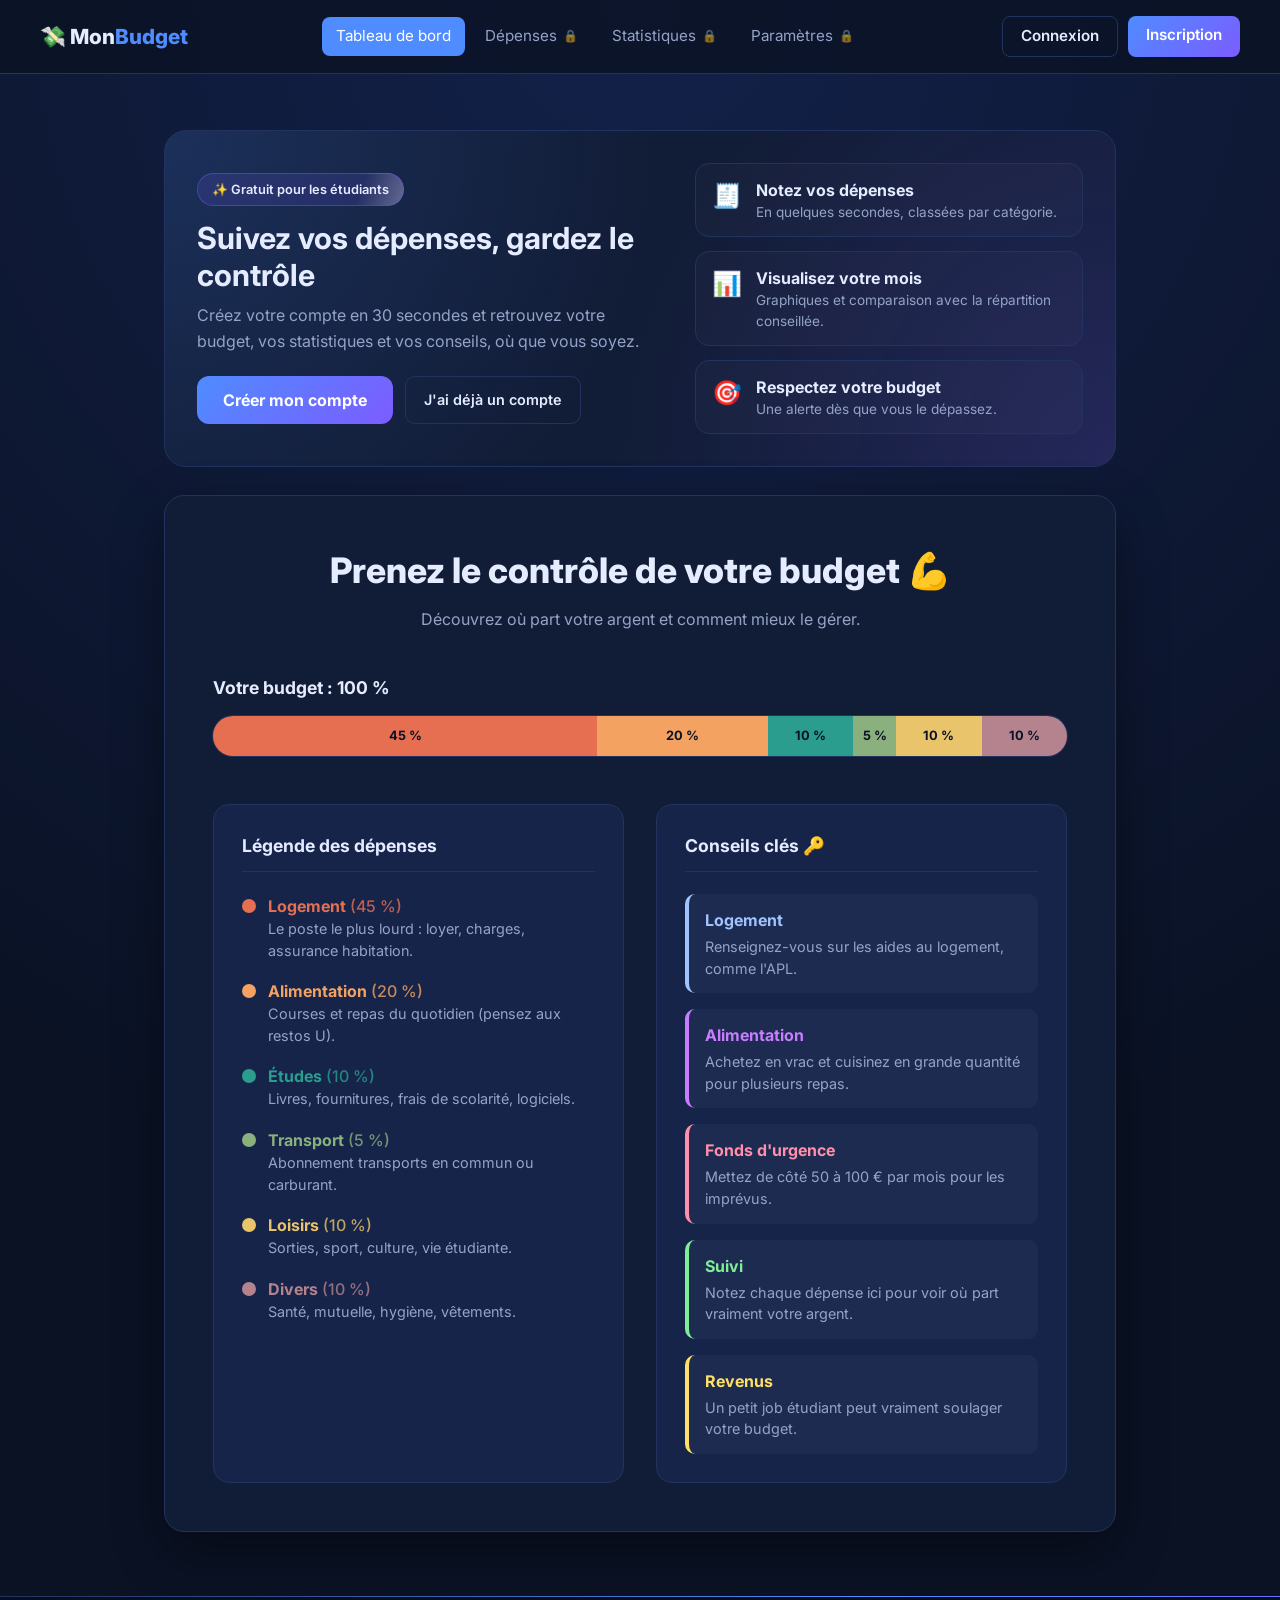
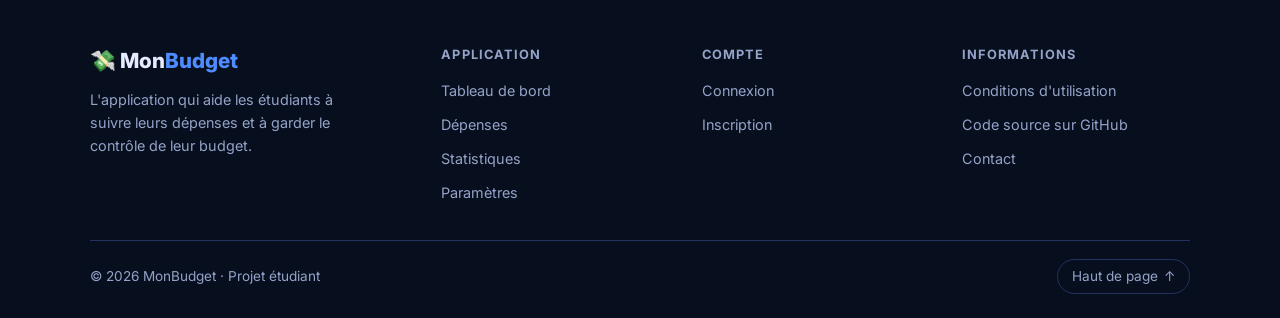
<file: index.html>
<!DOCTYPE html>
<html lang="fr">
<head>
  <meta charset="UTF-8">
  <meta name="viewport" content="width=device-width, initial-scale=1.0">
  <title>Tableau de bord – Budget étudiant</title>
  <link rel="preconnect" href="https://fonts.googleapis.com">
  <link rel="preconnect" href="https://fonts.gstatic.com" crossorigin>
  <link href="https://fonts.googleapis.com/css2?family=Inter:wght@400;500;600;700;800&display=swap" rel="stylesheet">
  <link rel="stylesheet" href="css/style.css">
    <script src="js/settings.js"></script>
      <script src="js/auth.js"></script>
</head>
  
<body>

  <!-- ===== NAVIGATION ===== -->
  <header class="navbar">
    <a href="index.html" class="logo">💸 Mon<span>Budget</span></a>
    <nav>
      <a href="index.html" class="active">Tableau de bord</a>
      <a href="depenses.html">Dépenses</a>
      <a href="stats.html">Statistiques</a>
      <a href="parametres.html">Paramètres</a>
    </nav>

         <!-- ===== COMPTE ===== -->
    <div class="nav-auth">
      <a href="connexion.html" class="btn-ghost">Connexion</a>
      <a href="inscription.html" class="btn-primary">Inscription</a>
    </div>
  </header>

  <main class="container">
        <!-- ===== ACCUEIL PERSONNALISÉ (rempli par accueil.js) ===== -->
    <section class="home-panel" id="home-panel" hidden></section>
    <section class="card">

      <!-- TITRE -->
      <h1>Prenez le contrôle de votre budget 💪</h1>
      <p class="subtitle">Découvrez où part votre argent et comment mieux le gérer.</p>

      <!-- BARRE -->
      <!-- La largeur de chaque segment correspond à son pourcentage du budget -->
      <h2 class="section-title">Votre budget : 100 %</h2>
      <div class="budget-bar">
        <span class="seg logement"     style="width: 45%">45 %</span>
        <span class="seg alimentation" style="width: 20%">20 %</span>
        <span class="seg etudes"       style="width: 10%">10 %</span>
        <span class="seg transport"    style="width: 5%">5 %</span>
        <span class="seg loisirs"      style="width: 10%">10 %</span>
        <span class="seg divers"       style="width: 10%">10 %</span>
      </div>

      <div class="columns">

        <!-- LÉGENDE -->
        <div class="panel">
          <h3>Légende des dépenses</h3>
          <ul class="legend">
            <li>
              <span class="dot logement"></span>
              <div>
                <strong class="txt-logement">Logement <em>(45 %)</em></strong>
                <p>Le poste le plus lourd : loyer, charges, assurance habitation.</p>
              </div>
            </li>
            <li>
              <span class="dot alimentation"></span>
              <div>
                <strong class="txt-alimentation">Alimentation <em>(20 %)</em></strong>
                <p>Courses et repas du quotidien (pensez aux restos U).</p>
              </div>
            </li>
            <li>
              <span class="dot etudes"></span>
              <div>
                <strong class="txt-etudes">Études <em>(10 %)</em></strong>
                <p>Livres, fournitures, frais de scolarité, logiciels.</p>
              </div>
            </li>
            <li>
              <span class="dot transport"></span>
              <div>
                <strong class="txt-transport">Transport <em>(5 %)</em></strong>
                <p>Abonnement transports en commun ou carburant.</p>
              </div>
            </li>
            <li>
              <span class="dot loisirs"></span>
              <div>
                <strong class="txt-loisirs">Loisirs <em>(10 %)</em></strong>
                <p>Sorties, sport, culture, vie étudiante.</p>
              </div>
            </li>
            <li>
              <span class="dot divers"></span>
              <div>
                <strong class="txt-divers">Divers <em>(10 %)</em></strong>
                <p>Santé, mutuelle, hygiène, vêtements.</p>
              </div>
            </li>
          </ul>
        </div>

        <!-- CONSEILS -->
                 <!-- ===== CONSEILS CLÉS ===== -->
        <div class="panel">
          <h3>Conseils clés 🔑</h3>
          <ul class="tips">
            <li class="tip tip-1">
              <strong>Logement</strong>
              <p>Renseignez-vous sur les aides au logement, comme l'APL.</p>
            </li>
            <li class="tip tip-2">
              <strong>Alimentation</strong>
              <p>Achetez en vrac et cuisinez en grande quantité pour plusieurs repas.</p>
            </li>
            <li class="tip tip-3">
              <strong>Fonds d'urgence</strong>
              <p>Mettez de côté 50 à 100 € par mois pour les imprévus.</p>
            </li>
            <li class="tip tip-4">
              <strong>Suivi</strong>
              <p>Notez chaque dépense ici pour voir où part vraiment votre argent.</p>
            </li>
            <li class="tip tip-5">
              <strong>Revenus</strong>
              <p>Un petit job étudiant peut vraiment soulager votre budget.</p>
            </li>
          </ul>
        </div>

      </div>
    </section>
  </main>
     <script src="js/accueil.js"></script>
     
</body>
</html>
</file>
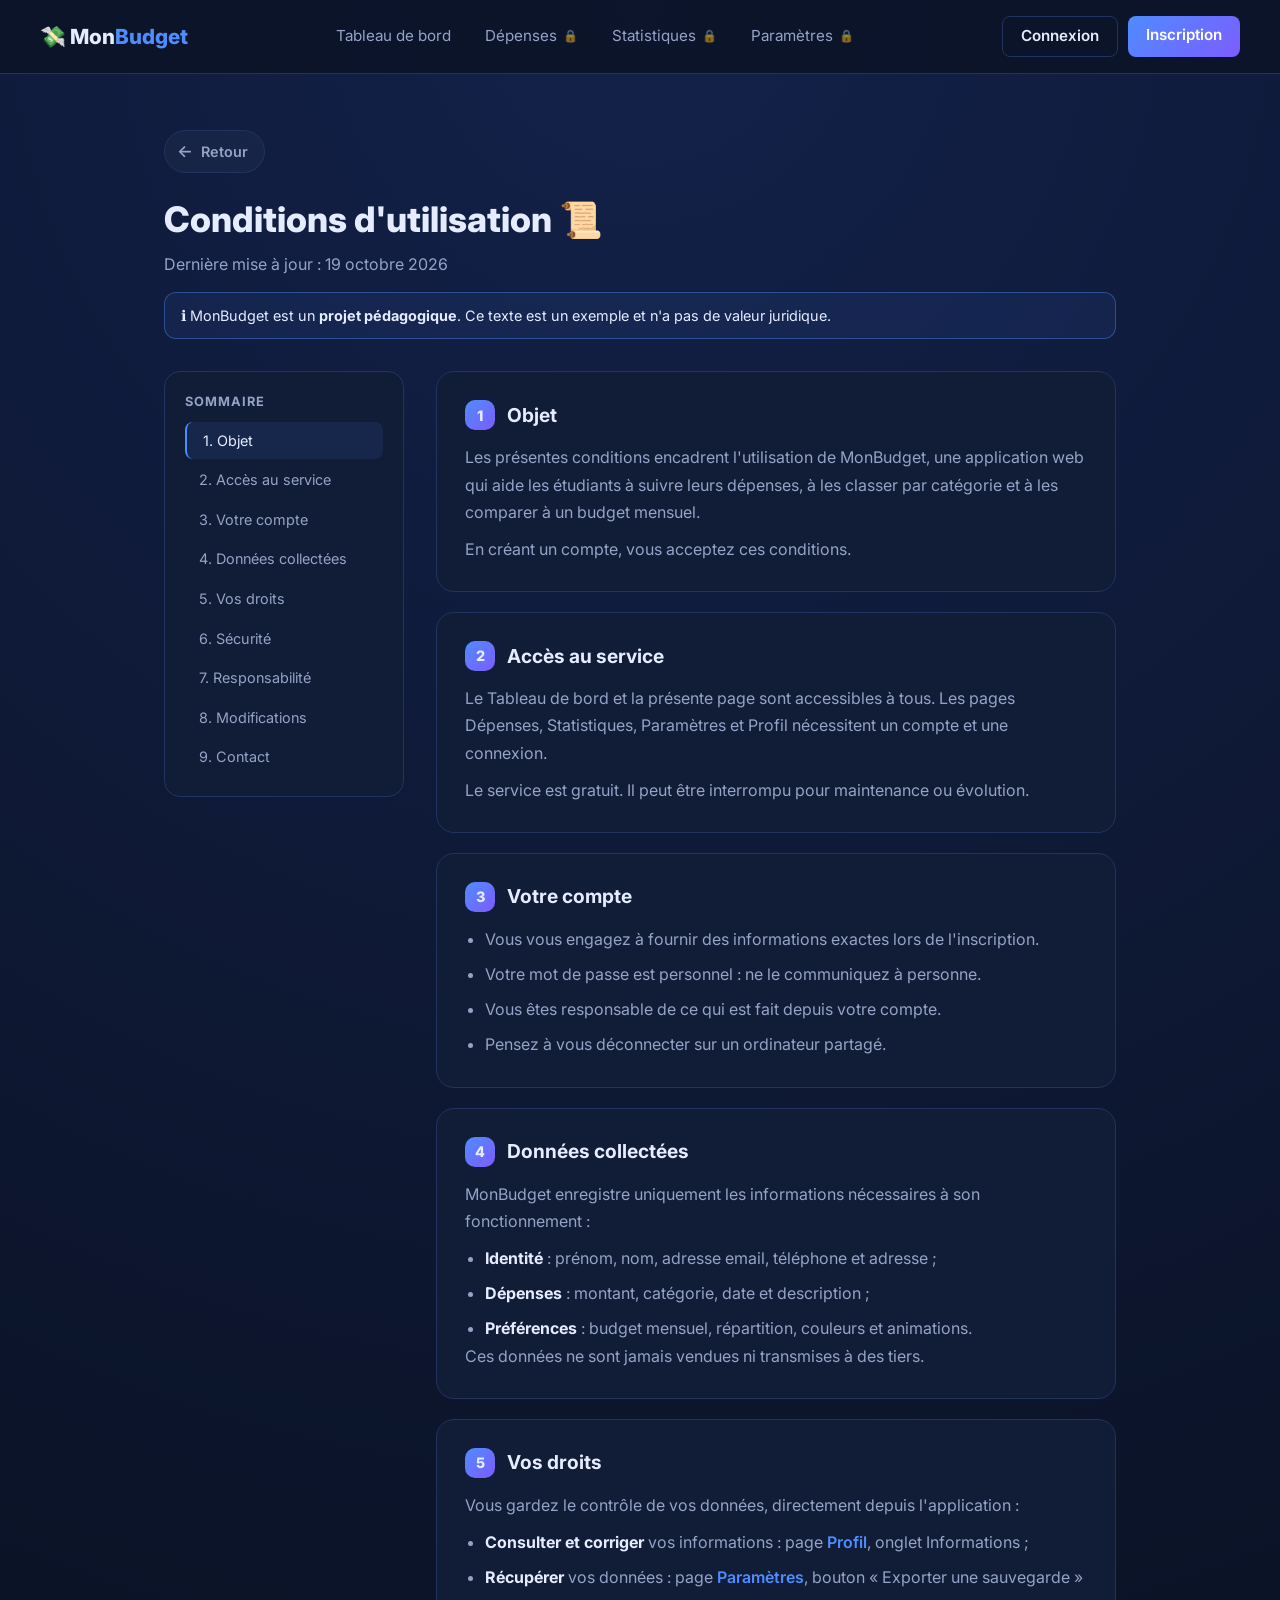
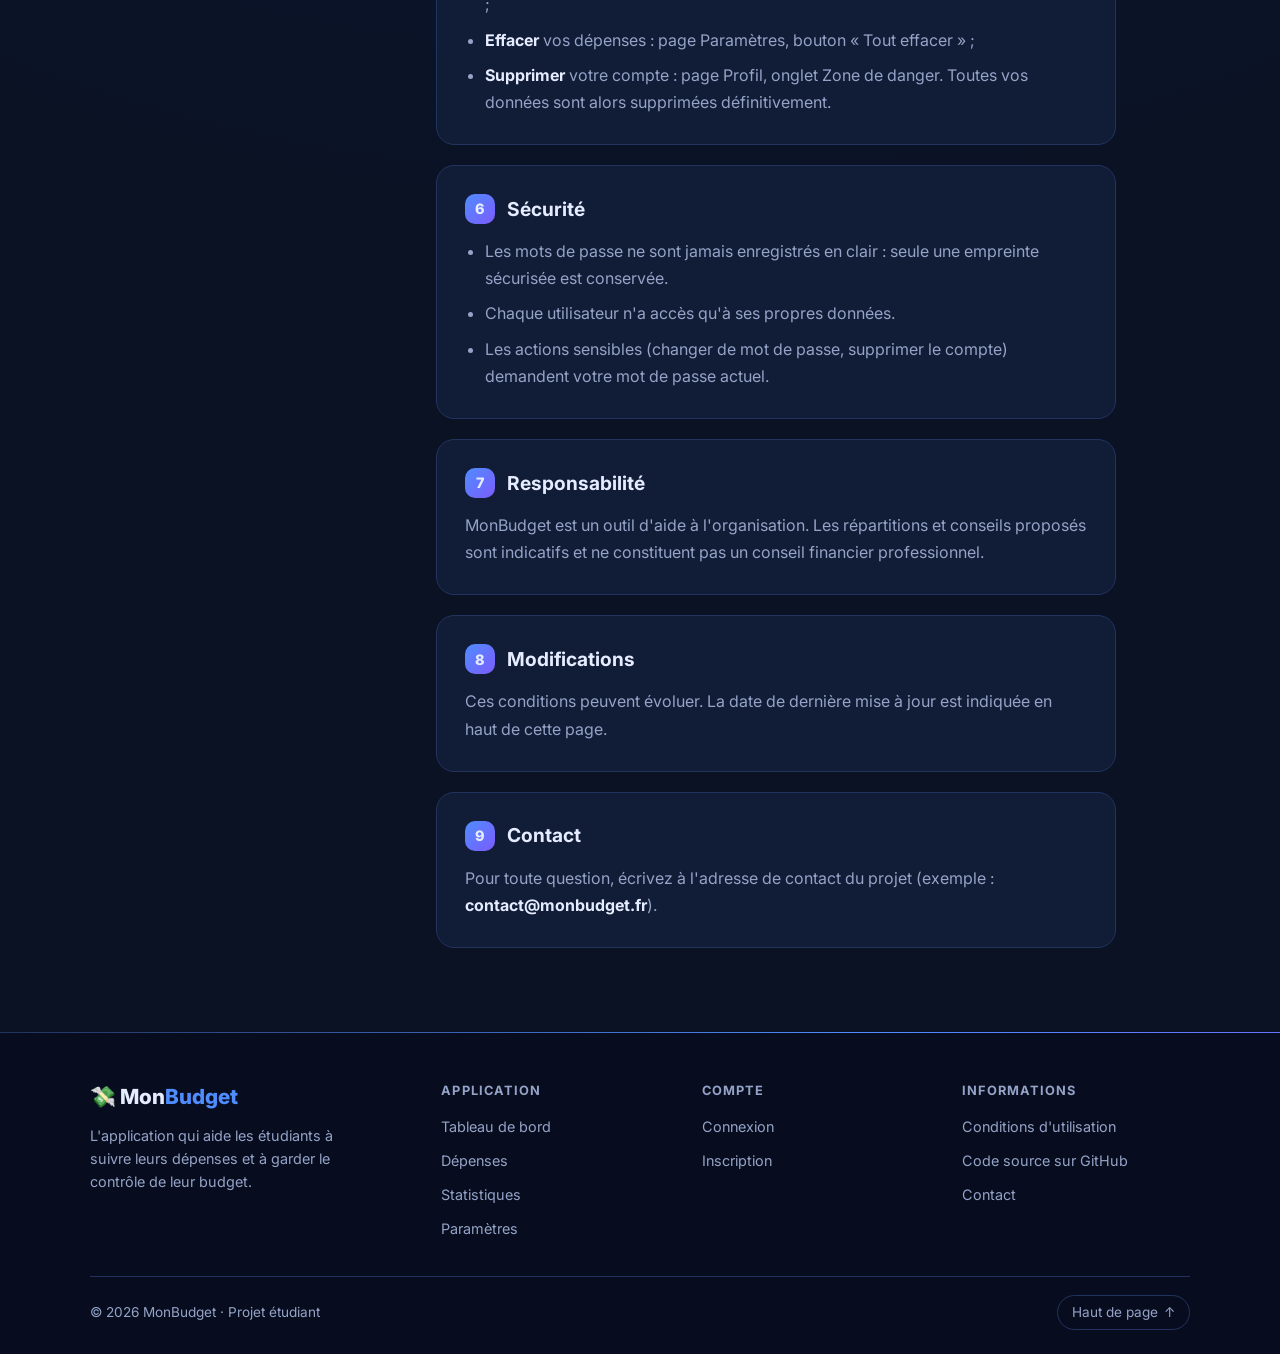
<file: conditions.html>
<!DOCTYPE html>
<html lang="fr">
<head>
  <meta charset="UTF-8">
  <meta name="viewport" content="width=device-width, initial-scale=1.0">
  <title>Conditions d'utilisation – MonBudget</title>
  <link rel="preconnect" href="https://fonts.googleapis.com">
  <link rel="preconnect" href="https://fonts.gstatic.com" crossorigin>
  <link href="https://fonts.googleapis.com/css2?family=Inter:wght@400;500;600;700;800&display=swap" rel="stylesheet">
  <link rel="stylesheet" href="css/style.css">
  <script src="js/settings.js"></script>
  <script src="js/auth.js"></script>
</head>
<body>

  <!-- Barre de progression de lecture -->
  <div class="reading-progress" id="reading-progress" aria-hidden="true"></div>

  <!-- ===== NAVIGATION ===== -->
  <header class="navbar">
    <a href="index.html" class="logo">💸 Mon<span>Budget</span></a>
    <nav>
      <a href="index.html">Tableau de bord</a>
      <a href="depenses.html">Dépenses</a>
      <a href="stats.html">Statistiques</a>
      <a href="parametres.html">Paramètres</a>
    </nav>
    <div class="nav-auth">
      <a href="connexion.html" class="btn-ghost">Connexion</a>
      <a href="inscription.html" class="btn-primary">Inscription</a>
    </div>
  </header>

  <main class="container legal-page">

    <!-- ===== EN-TÊTE ===== -->
    <header class="legal-header">
      <h1>Conditions d'utilisation 📜</h1>
      <p class="legal-date">Dernière mise à jour : 19 octobre 2026</p>
      <p class="legal-notice">
        ℹ️ MonBudget est un <strong>projet pédagogique</strong>. Ce texte est un exemple
        et n'a pas de valeur juridique.
      </p>
    </header>

    <div class="legal-layout">

      <!-- ===== SOMMAIRE ===== -->
      <aside class="toc" aria-label="Sommaire">
        <p class="toc-title">Sommaire</p>
        <ol>
          <li><a href="#objet">1. Objet</a></li>
          <li><a href="#acces">2. Accès au service</a></li>
          <li><a href="#compte">3. Votre compte</a></li>
          <li><a href="#donnees">4. Données collectées</a></li>
          <li><a href="#droits">5. Vos droits</a></li>
          <li><a href="#securite">6. Sécurité</a></li>
          <li><a href="#responsabilite">7. Responsabilité</a></li>
          <li><a href="#modifications">8. Modifications</a></li>
          <li><a href="#contact">9. Contact</a></li>
        </ol>
      </aside>

      <!-- ===== CONTENU ===== -->
      <article class="legal-content">

        <section id="objet">
          <h2><span class="legal-num">1</span> Objet</h2>
          <p>
            Les présentes conditions encadrent l'utilisation de MonBudget, une application web
            qui aide les étudiants à suivre leurs dépenses, à les classer par catégorie et à
            les comparer à un budget mensuel.
          </p>
          <p>En créant un compte, vous acceptez ces conditions.</p>
        </section>

        <section id="acces">
          <h2><span class="legal-num">2</span> Accès au service</h2>
          <p>
            Le Tableau de bord et la présente page sont accessibles à tous. Les pages Dépenses,
            Statistiques, Paramètres et Profil nécessitent un compte et une connexion.
          </p>
          <p>Le service est gratuit. Il peut être interrompu pour maintenance ou évolution.</p>
        </section>

        <section id="compte">
          <h2><span class="legal-num">3</span> Votre compte</h2>
          <ul>
            <li>Vous vous engagez à fournir des informations exactes lors de l'inscription.</li>
            <li>Votre mot de passe est personnel : ne le communiquez à personne.</li>
            <li>Vous êtes responsable de ce qui est fait depuis votre compte.</li>
            <li>Pensez à vous déconnecter sur un ordinateur partagé.</li>
          </ul>
        </section>

        <section id="donnees">
          <h2><span class="legal-num">4</span> Données collectées</h2>
          <p>MonBudget enregistre uniquement les informations nécessaires à son fonctionnement :</p>
          <ul>
            <li><strong>Identité</strong> : prénom, nom, adresse email, téléphone et adresse ;</li>
            <li><strong>Dépenses</strong> : montant, catégorie, date et description ;</li>
            <li><strong>Préférences</strong> : budget mensuel, répartition, couleurs et animations.</li>
          </ul>
          <p>Ces données ne sont jamais vendues ni transmises à des tiers.</p>
        </section>

        <section id="droits">
          <h2><span class="legal-num">5</span> Vos droits</h2>
          <p>Vous gardez le contrôle de vos données, directement depuis l'application :</p>
          <ul>
            <li><strong>Consulter et corriger</strong> vos informations : page <a href="profil.html" class="auth-link">Profil</a>, onglet Informations ;</li>
            <li><strong>Récupérer</strong> vos données : page <a href="parametres.html" class="auth-link">Paramètres</a>, bouton « Exporter une sauvegarde » ;</li>
            <li><strong>Effacer</strong> vos dépenses : page Paramètres, bouton « Tout effacer » ;</li>
            <li><strong>Supprimer</strong> votre compte : page Profil, onglet Zone de danger. Toutes vos données sont alors supprimées définitivement.</li>
          </ul>
        </section>

        <section id="securite">
          <h2><span class="legal-num">6</span> Sécurité</h2>
          <ul>
            <li>Les mots de passe ne sont jamais enregistrés en clair : seule une empreinte sécurisée est conservée.</li>
            <li>Chaque utilisateur n'a accès qu'à ses propres données.</li>
            <li>Les actions sensibles (changer de mot de passe, supprimer le compte) demandent votre mot de passe actuel.</li>
          </ul>
        </section>

        <section id="responsabilite">
          <h2><span class="legal-num">7</span> Responsabilité</h2>
          <p>
            MonBudget est un outil d'aide à l'organisation. Les répartitions et conseils proposés
            sont indicatifs et ne constituent pas un conseil financier professionnel.
          </p>
        </section>

        <section id="modifications">
          <h2><span class="legal-num">8</span> Modifications</h2>
          <p>
            Ces conditions peuvent évoluer. La date de dernière mise à jour est indiquée en haut
            de cette page.
          </p>
        </section>

        <section id="contact">
          <h2><span class="legal-num">9</span> Contact</h2>
          <p>
            Pour toute question, écrivez à l'adresse de contact du projet
            (exemple : <strong>contact@monbudget.fr</strong>).
          </p>
        </section>

      </article>
    </div>
  </main>

  <script src="js/conditions.js"></script>

</body>
</html>
</file>
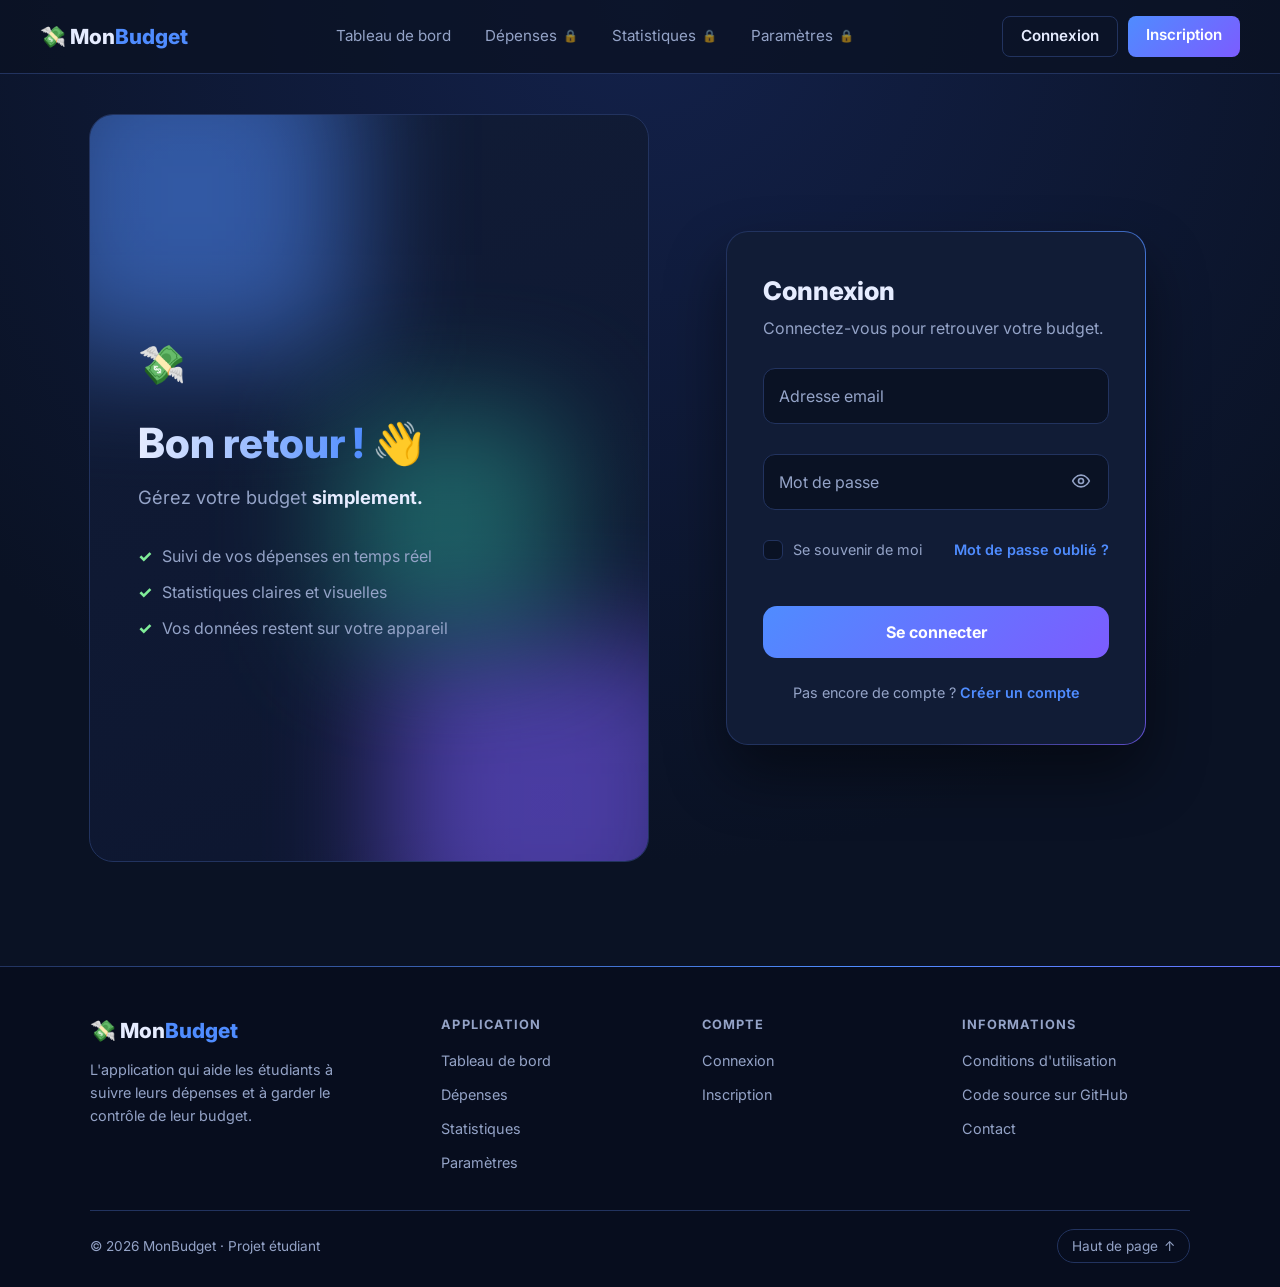
<file: connexion.html>
<!DOCTYPE html>
<html lang="fr">
<head>
  <meta charset="UTF-8">
  <meta name="viewport" content="width=device-width, initial-scale=1.0">
  <title>Connexion – MonBudget</title>
  <link rel="preconnect" href="https://fonts.googleapis.com">
  <link rel="preconnect" href="https://fonts.gstatic.com" crossorigin>
  <link href="https://fonts.googleapis.com/css2?family=Inter:wght@400;500;600;700;800&display=swap" rel="stylesheet">
  <link rel="stylesheet" href="css/style.css">
  <script src="js/settings.js"></script>
    <script src="js/auth.js"></script>
</head>
<body>

  <!-- ===== NAVIGATION ===== -->
  <header class="navbar">
    <a href="index.html" class="logo">💸 Mon<span>Budget</span></a>
    <nav>
      <a href="index.html">Tableau de bord</a>
      <a href="depenses.html">Dépenses</a>
      <a href="stats.html">Statistiques</a>
      <a href="parametres.html">Paramètres</a>
    </nav>
    <div class="nav-auth">
      <a href="connexion.html" class="btn-ghost">Connexion</a>
      <a href="inscription.html" class="btn-primary">Inscription</a>
    </div>
  </header>

  <main class="auth-page">
    <!-- ===== PANNEAU DÉCORATIF ===== -->
    <section class="auth-visual">
      <div class="blob blob-1" aria-hidden="true"></div>
      <div class="blob blob-2" aria-hidden="true"></div>
      <div class="blob blob-3" aria-hidden="true"></div>

      <div class="auth-visual-content">
        <span class="auth-logo" aria-hidden="true">💸</span>
        <h1><span class="shine-text">Bon retour !</span> 👋</h1>
        <p class="rotating-line">
          Gérez votre budget
          <span class="rotator">
            <span class="rotator-track">
              <span>simplement.</span>
              <span>sereinement.</span>
              <span>intelligemment.</span>
              <span>simplement.</span>
            </span>
          </span>
        </p>
        <ul class="auth-perks">
          <li><span>✓</span> Suivi de vos dépenses en temps réel</li>
          <li><span>✓</span> Statistiques claires et visuelles</li>
          <li><span>✓</span> Vos données restent sur votre appareil</li>
        </ul>
      </div>
    </section>

       <!-- ===== FORMULAIRE ===== -->
    <section class="auth-card-wrap">
      <div class="auth-card" id="auth-card">
        <h2>Connexion</h2>
        <p class="auth-sub">Connectez-vous pour retrouver votre budget.</p>

        <form id="login-form" novalidate>
          <!-- placeholder=" " (un espace) : sert au CSS pour savoir si le champ est vide -->
          <div class="float-field">
            <input type="email" id="login-email" placeholder=" " autocomplete="email">
            <label for="login-email">Adresse email</label>
            <span class="field-error" id="email-error"></span>
          </div>

          <div class="float-field has-toggle">
            <input type="password" id="login-password" placeholder=" " autocomplete="current-password">
            <label for="login-password">Mot de passe</label>
            <button type="button" class="eye-btn" id="toggle-password" aria-label="Afficher le mot de passe">
              <svg class="eye-icon" viewBox="0 0 24 24" aria-hidden="true">
                <path d="M2 12s3.5-7 10-7 10 7 10 7-3.5 7-10 7S2 12 2 12z"/>
                <circle cx="12" cy="12" r="3"/>
                <line class="eye-slash" x1="4" y1="20" x2="20" y2="4"/>
              </svg>
            </button>
            <span class="field-error" id="password-error"></span>
          </div>

          <div class="auth-row">
            <label class="check">
              <input type="checkbox" id="remember">
              <span class="check-box"></span>
              Se souvenir de moi
            </label>
            <a href="#" class="auth-link" id="forgot-link">Mot de passe oublié ?</a>
          </div>

          <p class="form-alert" id="login-alert" role="alert"></p>

          <button type="submit" class="btn-morph" id="login-btn">
            <span class="btn-label">Se connecter</span>
            <span class="btn-spinner" aria-hidden="true"></span>
            <svg class="btn-check" viewBox="0 0 24 24" aria-hidden="true">
              <path d="M5 12.5l4.5 4.5L19 7.5"/>
            </svg>
          </button>
        </form>

        <p class="auth-switch">
          Pas encore de compte ? <a href="inscription.html" class="auth-link">Créer un compte</a>
        </p>
      </div>
    </section>

  </main>

   <script src="js/connexion.js"></script>

</body>
</html>
</file>
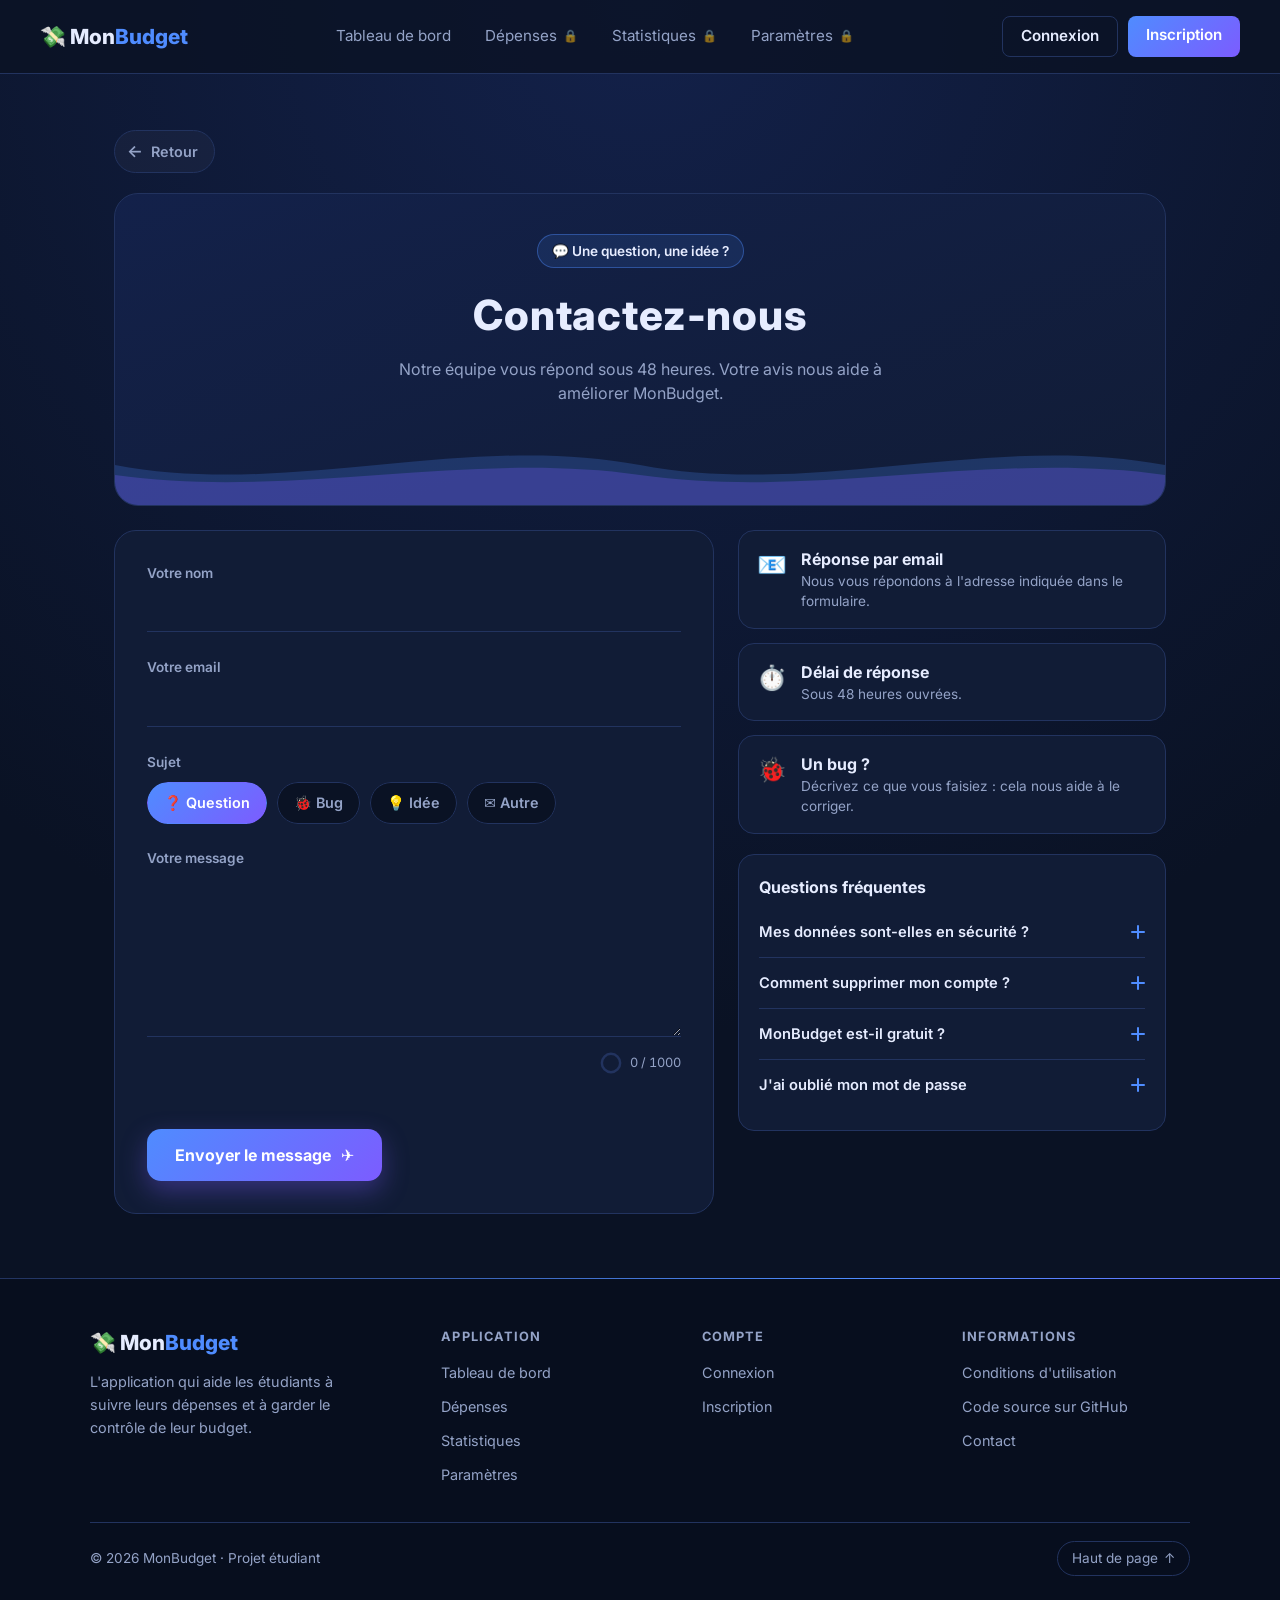
<file: contact.html>
<!DOCTYPE html>
<html lang="fr">
<head>
  <meta charset="UTF-8">
  <meta name="viewport" content="width=device-width, initial-scale=1.0">
  <title>Contact – MonBudget</title>
  <link rel="preconnect" href="https://fonts.googleapis.com">
  <link rel="preconnect" href="https://fonts.gstatic.com" crossorigin>
  <link href="https://fonts.googleapis.com/css2?family=Inter:wght@400;500;600;700;800&display=swap" rel="stylesheet">
  <link rel="stylesheet" href="css/style.css">
  <script src="js/settings.js"></script>
  <script src="js/auth.js"></script>
</head>
<body>

  <!-- ===== NAVIGATION ===== -->
  <header class="navbar">
    <a href="index.html" class="logo">💸 Mon<span>Budget</span></a>
    <nav>
      <a href="index.html">Tableau de bord</a>
      <a href="depenses.html">Dépenses</a>
      <a href="stats.html">Statistiques</a>
      <a href="parametres.html">Paramètres</a>
    </nav>
    <div class="nav-auth">
      <a href="connexion.html" class="btn-ghost">Connexion</a>
      <a href="inscription.html" class="btn-primary">Inscription</a>
    </div>
  </header>

  <main class="container contact-page">

       <!-- ===== EN-TÊTE ===== -->
    <section class="contact-hero">
      <span class="contact-kicker">💬 Une question, une idée ?</span>
      <!-- data-text : le vrai titre, révélé par le JS. aria-label : lu tel quel par les lecteurs d'écran -->
      <h1 class="scramble" data-text="Contactez-nous" aria-label="Contactez-nous">Contactez-nous</h1>
      <p>Notre équipe vous répond sous 48 heures. Votre avis nous aide à améliorer MonBudget.</p>

      <!-- Deux vagues : le motif est répété 2 fois pour boucler sans à-coup -->
      <div class="waves" aria-hidden="true">
        <svg class="wave wave-1" viewBox="0 0 2880 120" preserveAspectRatio="none">
          <path d="M0,60 C240,110 480,10 720,60 C960,110 1200,10 1440,60 C1680,110 1920,10 2160,60 C2400,110 2640,10 2880,60 L2880,120 L0,120 Z"/>
        </svg>
        <svg class="wave wave-2" viewBox="0 0 2880 120" preserveAspectRatio="none">
          <path d="M0,60 C240,110 480,10 720,60 C960,110 1200,10 1440,60 C1680,110 1920,10 2160,60 C2400,110 2640,10 2880,60 L2880,120 L0,120 Z"/>
        </svg>
      </div>
    </section>

       <!-- ===== CONTENU ===== -->
    <div class="contact-layout">

      <!-- Formulaire -->
      <section class="contact-card">
        <form id="contact-form" novalidate>
          <div class="cfield">
            <label for="contact-name">Votre nom</label>
            <input type="text" id="contact-name" maxlength="80" autocomplete="name">
            <span class="cfield-line"></span>
          </div>

          <div class="cfield">
            <label for="contact-email">Votre email</label>
            <input type="email" id="contact-email" autocomplete="email">
            <span class="cfield-line"></span>
          </div>

          <div class="chips" role="radiogroup" aria-labelledby="subject-label">
            <span class="chips-label" id="subject-label">Sujet</span>
            <label class="chip"><input type="radio" name="subject" value="question" checked><span>❓ Question</span></label>
            <label class="chip"><input type="radio" name="subject" value="bug"><span>🐞 Bug</span></label>
            <label class="chip"><input type="radio" name="subject" value="idee"><span>💡 Idée</span></label>
            <label class="chip"><input type="radio" name="subject" value="autre"><span>✉️ Autre</span></label>
          </div>

          <div class="cfield">
            <label for="contact-message">Votre message</label>
            <textarea id="contact-message" rows="6" maxlength="1000"></textarea>
            <span class="cfield-line"></span>
            <div class="char-counter" id="char-counter">
              <svg class="counter-ring" viewBox="0 0 36 36" aria-hidden="true">
                <circle class="counter-track" cx="18" cy="18" r="15"/>
                <circle class="counter-value" id="counter-value" cx="18" cy="18" r="15"/>
              </svg>
              <span id="counter-text">0 / 1000</span>
            </div>
          </div>

          <!-- Piège anti-robots : caché aux humains, les robots le remplissent -->
          <div class="hp-field" aria-hidden="true">
            <label for="contact-website">Ne pas remplir ce champ</label>
            <input type="text" id="contact-website" tabindex="-1" autocomplete="off">
          </div>

          <p class="pform-error" id="contact-error" role="alert"></p>

          <button type="submit" class="btn-magnetic" id="contact-btn">
            <span>Envoyer le message</span>
            <span class="plane-icon" aria-hidden="true">✈️</span>
          </button>
        </form>

        <!-- Carte de remerciement, affichée après l'envoi -->
        <div class="contact-success" id="contact-success" hidden>
          <span class="success-icon" aria-hidden="true">📬</span>
          <h2>Message envoyé !</h2>
          <p>Merci <span id="success-name"></span>, nous vous répondrons très vite.</p>
          <button type="button" class="btn-soft" id="contact-again">Envoyer un autre message</button>
        </div>
      </section>

            <!-- ===== INFORMATIONS ===== -->
      <aside class="contact-side">
        <div class="info-card" style="--i: 0">
          <span class="info-icon">📧</span>
          <div>
            <strong>Réponse par email</strong>
            <p>Nous vous répondons à l'adresse indiquée dans le formulaire.</p>
          </div>
        </div>
        <div class="info-card" style="--i: 1">
          <span class="info-icon">⏱️</span>
          <div>
            <strong>Délai de réponse</strong>
            <p>Sous 48 heures ouvrées.</p>
          </div>
        </div>
        <div class="info-card" style="--i: 2">
          <span class="info-icon">🐞</span>
          <div>
            <strong>Un bug ?</strong>
            <p>Décrivez ce que vous faisiez : cela nous aide à le corriger.</p>
          </div>
        </div>

        <!-- ===== QUESTIONS FRÉQUENTES ===== -->
        <div class="faq">
          <h3>Questions fréquentes</h3>

          <div class="faq-item">
            <button type="button" class="faq-question" aria-expanded="false">
              Mes données sont-elles en sécurité ?
              <span class="faq-plus" aria-hidden="true"></span>
            </button>
            <div class="faq-answer"><div>
              <p>Oui : votre mot de passe n'est jamais enregistré en clair, et vous seul avez accès à vos dépenses.</p>
            </div></div>
          </div>

          <div class="faq-item">
            <button type="button" class="faq-question" aria-expanded="false">
              Comment supprimer mon compte ?
              <span class="faq-plus" aria-hidden="true"></span>
            </button>
            <div class="faq-answer"><div>
              <p>Depuis votre <a href="profil.html" class="auth-link">Profil</a>, onglet « Zone de danger ». Toutes vos données sont alors supprimées.</p>
            </div></div>
          </div>

          <div class="faq-item">
            <button type="button" class="faq-question" aria-expanded="false">
              MonBudget est-il gratuit ?
              <span class="faq-plus" aria-hidden="true"></span>
            </button>
            <div class="faq-answer"><div>
              <p>Oui, entièrement, et sans publicité.</p>
            </div></div>
          </div>

          <div class="faq-item">
            <button type="button" class="faq-question" aria-expanded="false">
              J'ai oublié mon mot de passe
              <span class="faq-plus" aria-hidden="true"></span>
            </button>
            <div class="faq-answer"><div>
              <p>Écrivez-nous avec ce formulaire, en indiquant l'email de votre compte.</p>
            </div></div>
          </div>
        </div>
      </aside>

    </div>

  </main>

    <div class="paper-plane" id="paper-plane" aria-hidden="true">✈️</div>
  <script src="js/contact.js"></script>

</body>
</html>
</file>
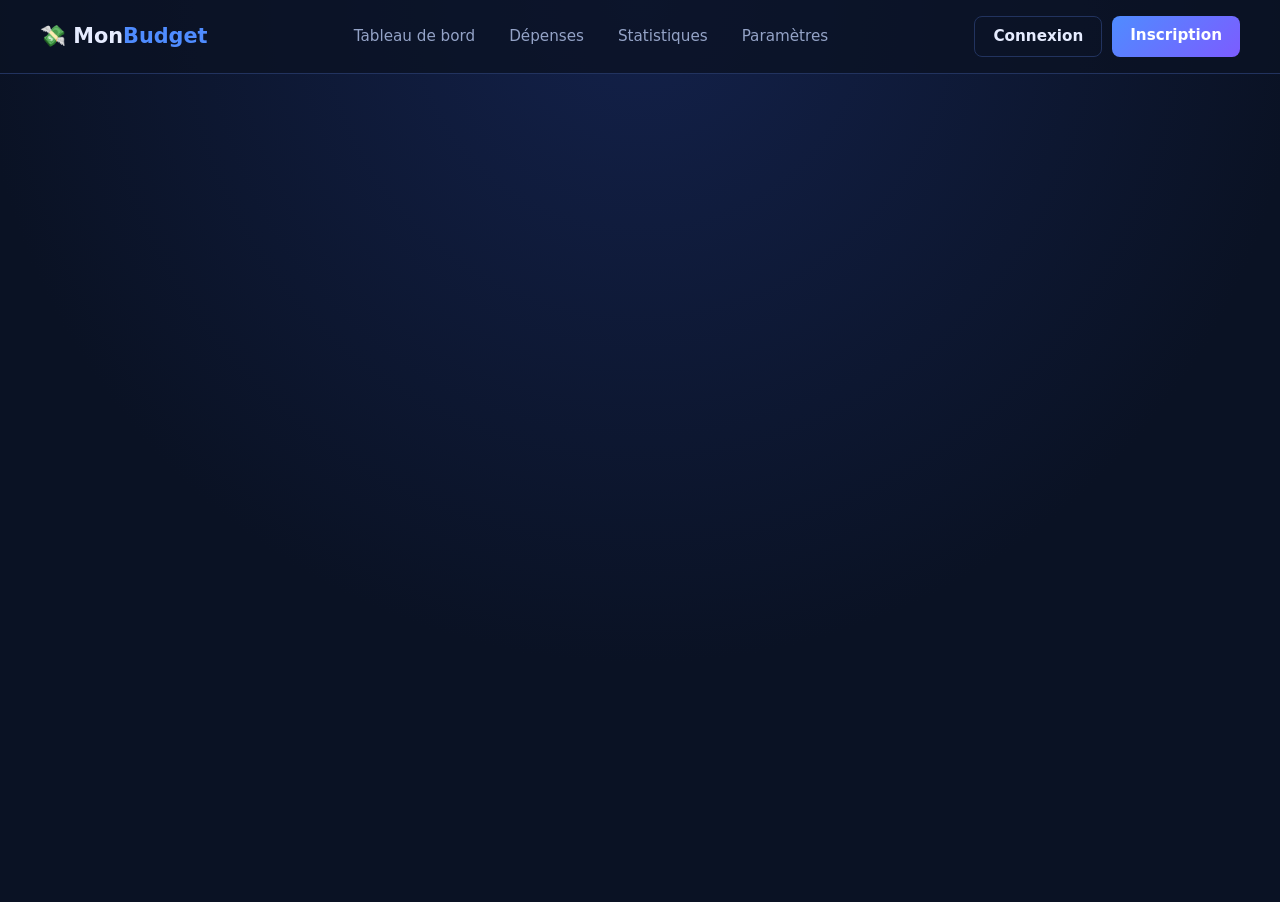
<file: depenses.html>
<!DOCTYPE html>
<html lang="fr">
<head>
  <meta charset="UTF-8">
  <meta name="viewport" content="width=device-width, initial-scale=1.0">
  <title>Dépenses – MonBudget</title>
  <link rel="preconnect" href="https://fonts.googleapis.com">
  <link rel="preconnect" href="https://fonts.gstatic.com" crossorigin>
  <link href="https://fonts.googleapis.com/css2?family=Inter:wght@400;500;600;700;800&display=swap" rel="stylesheet">
  <link rel="stylesheet" href="css/style.css">
    <script src="js/settings.js"></script>
      <script src="js/auth.js"></script>
</head>
<body>

  <!-- ===== NAVIGATION ===== -->
  <header class="navbar">
    <a href="index.html" class="logo">💸 Mon<span>Budget</span></a>
    <nav>
      <a href="index.html">Tableau de bord</a>
      <a href="depenses.html" class="active">Dépenses</a>
      <a href="stats.html">Statistiques</a>
      <a href="parametres.html">Paramètres</a>
    </nav>
    <div class="nav-auth">
      <a href="connexion.html" class="btn-ghost">Connexion</a>
      <a href="inscription.html" class="btn-primary">Inscription</a>
    </div>
  </header>

  <main class="container">

       <!-- ===== TITRE ===== -->
    <section class="page-header">
      <h1>Mes dépenses 🧾</h1>
      <p class="subtitle">Ajoutez et suivez toutes vos dépenses du mois.</p>
    </section>

    <!-- ===== RÉSUMÉ ===== -->
    <section class="summary">
      <article class="stat-card">
        <span class="stat-label">Total du mois</span>
        <strong class="stat-value" id="stat-total">0,00 €</strong>
        <span class="stat-sub" id="stat-budget"></span>
      </article>
      <article class="stat-card">
        <span class="stat-label">Nombre de dépenses</span>
        <strong class="stat-value" id="stat-count">0</strong>
      </article>
      <article class="stat-card">
        <span class="stat-label">Plus gros poste</span>
        <strong class="stat-value" id="stat-top">—</strong>
      </article>
    </section>

        <!-- ===== FORMULAIRE ===== -->
    <section class="panel form-panel">
      <h3>Ajouter une dépense</h3>
      <!-- novalidate : on gère nous-mêmes les messages d'erreur en JavaScript -->
      <form id="expense-form" class="expense-form" novalidate>
        <div class="field">
          <label for="amount">Montant (€)</label>
          <input type="number" id="amount" min="0.01" step="0.01" placeholder="Ex : 12,50">
        </div>
        <div class="field">
          <label for="category">Catégorie</label>
          <select id="category">
            <option value="">Choisir…</option>
            <option value="logement">Logement</option>
            <option value="alimentation">Alimentation</option>
            <option value="etudes">Études</option>
            <option value="transport">Transport</option>
            <option value="loisirs">Loisirs</option>
            <option value="divers">Divers</option>
          </select>
        </div>
        <div class="field">
          <label for="date">Date</label>
          <input type="date" id="date">
        </div>
        <div class="field field-wide">
          <label for="description">Description</label>
          <input type="text" id="description" maxlength="60" placeholder="Ex : Courses Lidl">
        </div>
        <p class="form-error" id="form-error" role="alert"></p>
        <button type="submit" class="btn-submit" id="submit-btn">Ajouter</button>
      </form>
    </section>

        <!-- ===== LISTE DES DÉPENSES ===== -->
    <section class="panel list-panel">
      <div class="list-header">
        <h3>Historique</h3>
        <div class="filters">
          <input type="month" id="filter-month" aria-label="Filtrer par mois">
          <select id="filter-category" aria-label="Filtrer par catégorie">
            <option value="">Toutes les catégories</option>
            <option value="logement">Logement</option>
            <option value="alimentation">Alimentation</option>
            <option value="etudes">Études</option>
            <option value="transport">Transport</option>
            <option value="loisirs">Loisirs</option>
            <option value="divers">Divers</option>
          </select>
          <input type="search" id="filter-search" placeholder="Rechercher…" aria-label="Rechercher une dépense">
        </div>
      </div>

      <div class="table-wrap">
        <table class="expense-table">
          <thead>
            <tr>
              <th>Date</th>
              <th>Description</th>
              <th>Catégorie</th>
              <th class="right">Montant</th>
              <th class="right">Actions</th>
            </tr>
          </thead>
          <!-- Les lignes sont créées par le JavaScript -->
          <tbody id="expense-list"></tbody>
        </table>
      </div>

      <p class="empty" id="empty-state">Aucune dépense pour le moment. Ajoutez-en une ci-dessus !</p>
    </section>

  </main>

    <script src="js/depenses.js"></script>

</body>
</html>
</file>
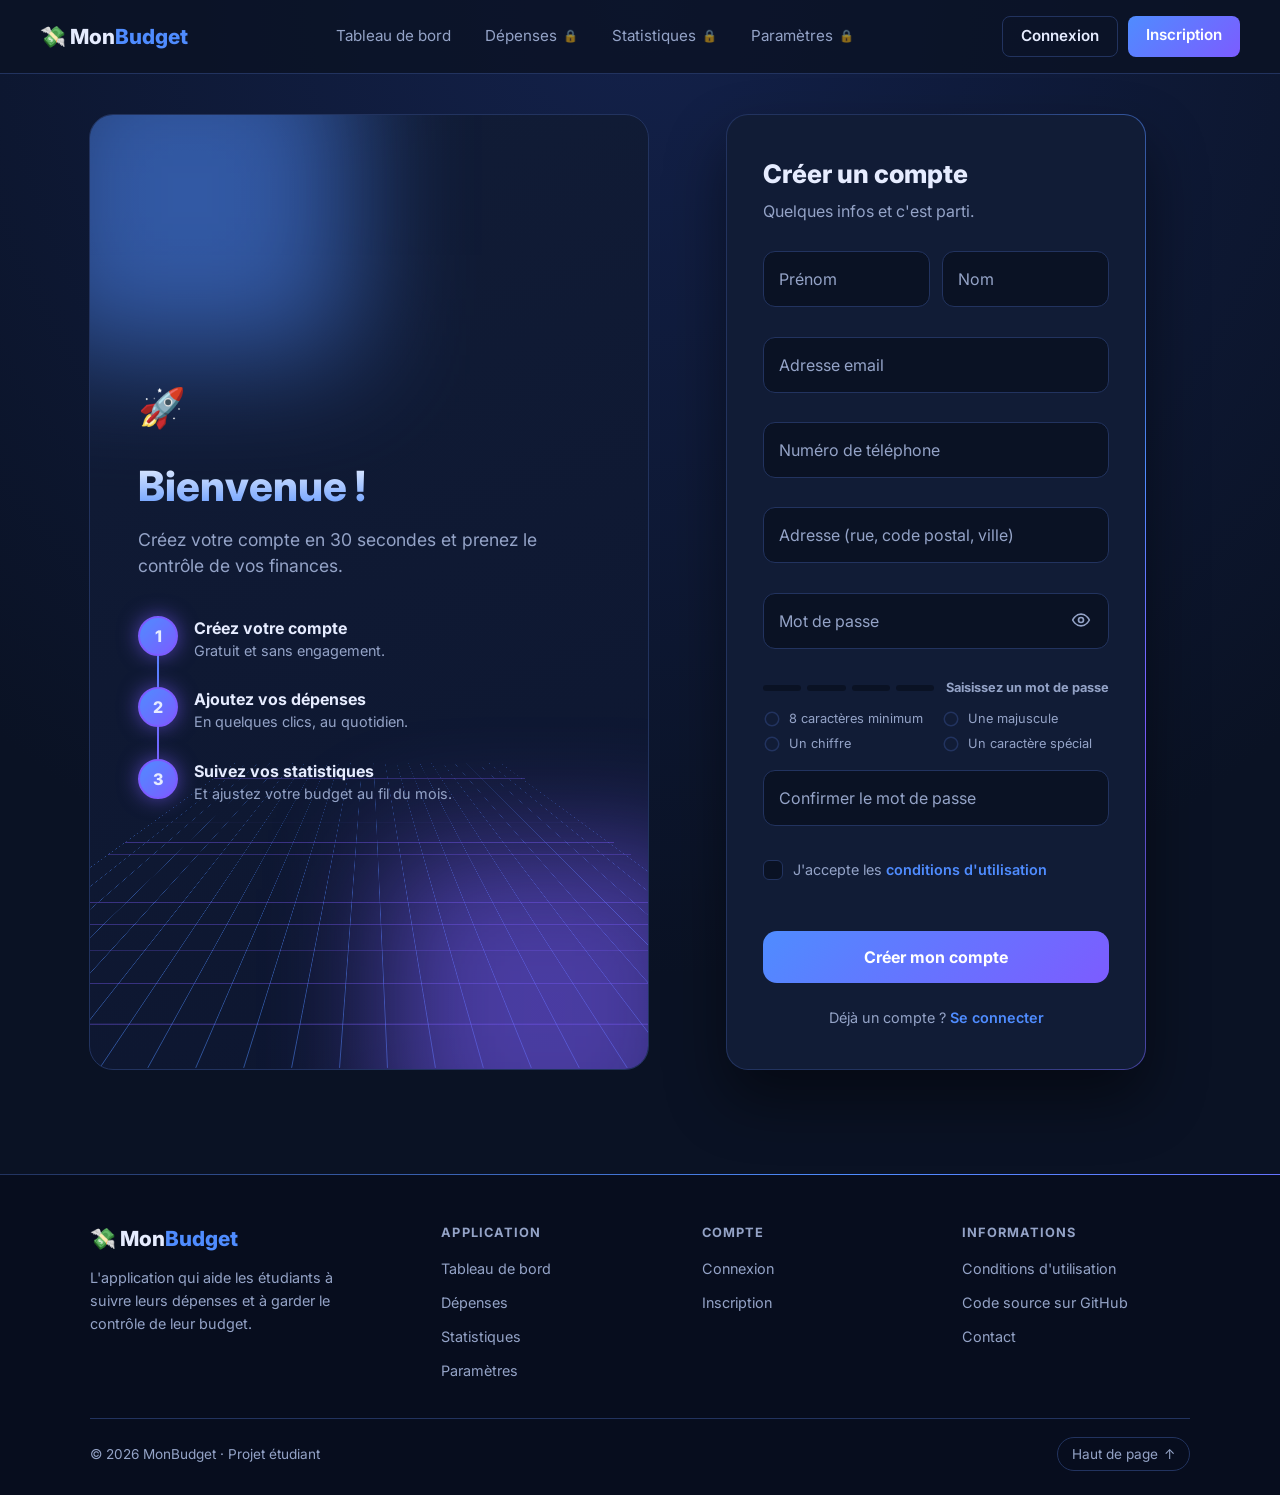
<file: inscription.html>
<!DOCTYPE html>
<html lang="fr">
<head>
  <meta charset="UTF-8">
  <meta name="viewport" content="width=device-width, initial-scale=1.0">
  <title>Inscription – MonBudget</title>
  <link rel="preconnect" href="https://fonts.googleapis.com">
  <link rel="preconnect" href="https://fonts.gstatic.com" crossorigin>
  <link href="https://fonts.googleapis.com/css2?family=Inter:wght@400;500;600;700;800&display=swap" rel="stylesheet">
  <link rel="stylesheet" href="css/style.css">
  <script src="js/settings.js"></script>
  <script src="js/auth.js"></script>
</head>
<body>

  <!-- ===== NAVIGATION ===== -->
  <header class="navbar">
    <a href="index.html" class="logo">💸 Mon<span>Budget</span></a>
    <nav>
      <a href="index.html">Tableau de bord</a>
      <a href="depenses.html">Dépenses</a>
      <a href="stats.html">Statistiques</a>
      <a href="parametres.html">Paramètres</a>
    </nav>
    <div class="nav-auth">
      <a href="connexion.html" class="btn-ghost">Connexion</a>
      <a href="inscription.html" class="btn-primary">Inscription</a>
    </div>
  </header>

  <main class="auth-page signup-page">

        <!-- ===== PANNEAU DÉCORATIF ===== -->
    <section class="auth-visual">
      <div class="horizon" aria-hidden="true">
        <div class="horizon-grid"></div>
      </div>
      <div class="blob blob-1" aria-hidden="true"></div>
      <div class="blob blob-2" aria-hidden="true"></div>

      <div class="auth-visual-content">
        <span class="auth-logo" aria-hidden="true">🚀</span>

        <!-- Chaque lettre est séparée pour pouvoir tomber l'une après l'autre ;
             --i donne son ordre d'arrivée -->
        <h1 class="drop-title" aria-label="Bienvenue !">
          <span style="--i: 0">B</span><span style="--i: 1">i</span><span style="--i: 2">e</span><span style="--i: 3">n</span><span style="--i: 4">v</span><span style="--i: 5">e</span><span style="--i: 6">n</span><span style="--i: 7">u</span><span style="--i: 8">e</span><span style="--i: 9">&nbsp;</span><span style="--i: 10">!</span>
        </h1>

        <p class="signup-tagline">Créez votre compte en 30 secondes et prenez le contrôle de vos finances.</p>

        <ol class="steps-line">
          <li style="--i: 0">
            <span class="step-dot">1</span>
            <div>
              <strong>Créez votre compte</strong>
              <p>Gratuit et sans engagement.</p>
            </div>
          </li>
          <li style="--i: 1">
            <span class="step-dot">2</span>
            <div>
              <strong>Ajoutez vos dépenses</strong>
              <p>En quelques clics, au quotidien.</p>
            </div>
          </li>
          <li style="--i: 2">
            <span class="step-dot">3</span>
            <div>
              <strong>Suivez vos statistiques</strong>
              <p>Et ajustez votre budget au fil du mois.</p>
            </div>
          </li>
        </ol>
      </div>
    </section>
        <!-- ===== FORMULAIRE ===== -->
    <section class="auth-card-wrap">
      <div class="auth-card" id="auth-card">
        <!-- Reflet de lumière qui suit la souris -->
        <span class="card-glare" aria-hidden="true"></span>

        <h2>Créer un compte</h2>
        <p class="auth-sub">Quelques infos et c'est parti.</p>

        <form id="signup-form" novalidate>
          <!-- Prénom et Nom côte à côte -->
          <div class="field-pair">
            <div class="float-field">
              <input type="text" id="signup-name" placeholder=" " autocomplete="given-name" maxlength="40">
              <label for="signup-name">Prénom</label>
              <span class="field-error" id="name-error"></span>
            </div>
            <div class="float-field">
              <input type="text" id="signup-lastname" placeholder=" " autocomplete="family-name" maxlength="40">
              <label for="signup-lastname">Nom</label>
              <span class="field-error" id="lastname-error"></span>
            </div>
          </div>

          <div class="float-field">
            <input type="email" id="signup-email" placeholder=" " autocomplete="email">
            <label for="signup-email">Adresse email</label>
            <span class="field-error" id="email-error"></span>
          </div>

          <div class="float-field">
            <input type="tel" id="signup-phone" placeholder=" " autocomplete="tel" maxlength="20">
            <label for="signup-phone">Numéro de téléphone</label>
            <span class="field-error" id="phone-error"></span>
          </div>

          <div class="float-field">
            <input type="text" id="signup-address" placeholder=" " autocomplete="street-address" maxlength="120">
            <label for="signup-address">Adresse (rue, code postal, ville)</label>
            <span class="field-error" id="address-error"></span>
          </div>

          <div class="float-field has-toggle">
            <input type="password" id="signup-password" placeholder=" " autocomplete="new-password">
            <label for="signup-password">Mot de passe</label>
            <button type="button" class="eye-btn" id="toggle-password" aria-label="Afficher le mot de passe">
              <svg class="eye-icon" viewBox="0 0 24 24" aria-hidden="true">
                <path d="M2 12s3.5-7 10-7 10 7 10 7-3.5 7-10 7S2 12 2 12z"/>
                <circle cx="12" cy="12" r="3"/>
                <line class="eye-slash" x1="4" y1="20" x2="20" y2="4"/>
              </svg>
            </button>
            <span class="field-error" id="password-error"></span>
          </div>

                    <!-- ===== FORCE DU MOT DE PASSE ===== -->
          <div class="strength" id="strength" data-level="0">
            <div class="strength-bars">
              <span></span><span></span><span></span><span></span>
            </div>
            <span class="strength-label" id="strength-label">Saisissez un mot de passe</span>
          </div>

          <ul class="rules" id="rules">
            <li data-rule="length">
              <svg viewBox="0 0 24 24" aria-hidden="true"><circle cx="12" cy="12" r="9"/><path d="M8 12.5l2.5 2.5L16 9.5"/></svg>
              8 caractères minimum
            </li>
            <li data-rule="upper">
              <svg viewBox="0 0 24 24" aria-hidden="true"><circle cx="12" cy="12" r="9"/><path d="M8 12.5l2.5 2.5L16 9.5"/></svg>
              Une majuscule
            </li>
            <li data-rule="digit">
              <svg viewBox="0 0 24 24" aria-hidden="true"><circle cx="12" cy="12" r="9"/><path d="M8 12.5l2.5 2.5L16 9.5"/></svg>
              Un chiffre
            </li>
            <li data-rule="special">
              <svg viewBox="0 0 24 24" aria-hidden="true"><circle cx="12" cy="12" r="9"/><path d="M8 12.5l2.5 2.5L16 9.5"/></svg>
              Un caractère spécial
            </li>
          </ul>

          <div class="float-field has-toggle">
            <input type="password" id="signup-confirm" placeholder=" " autocomplete="new-password">
            <label for="signup-confirm">Confirmer le mot de passe</label>
            <span class="match-icon" id="match-icon" aria-hidden="true"></span>
            <span class="field-error" id="confirm-error"></span>
          </div>

          <label class="check terms">
            <input type="checkbox" id="signup-terms">
            <span class="check-box"></span>
            <span>J'accepte les    <a href="conditions.html"class="auth-link">conditions d'utilisation</a></span>
          </label>
          <span class="field-error" id="terms-error"></span>

          <p class="form-alert" id="signup-alert" role="alert"></p>

          <button type="submit" class="btn-morph" id="signup-btn">
            <span class="btn-label">Créer mon compte</span>
            <span class="btn-spinner" aria-hidden="true"></span>
            <svg class="btn-check" viewBox="0 0 24 24" aria-hidden="true">
              <path d="M5 12.5l4.5 4.5L19 7.5"/>
            </svg>
          </button>
        </form>

        <p class="auth-switch">
          Déjà un compte ? <a href="connexion.html" class="auth-link">Se connecter</a>
        </p>
      </div>
    </section>
  </main>

  <!-- CONFETTIS -->

    <script src="js/inscription.js"></script>

</body>
</html>
</file>
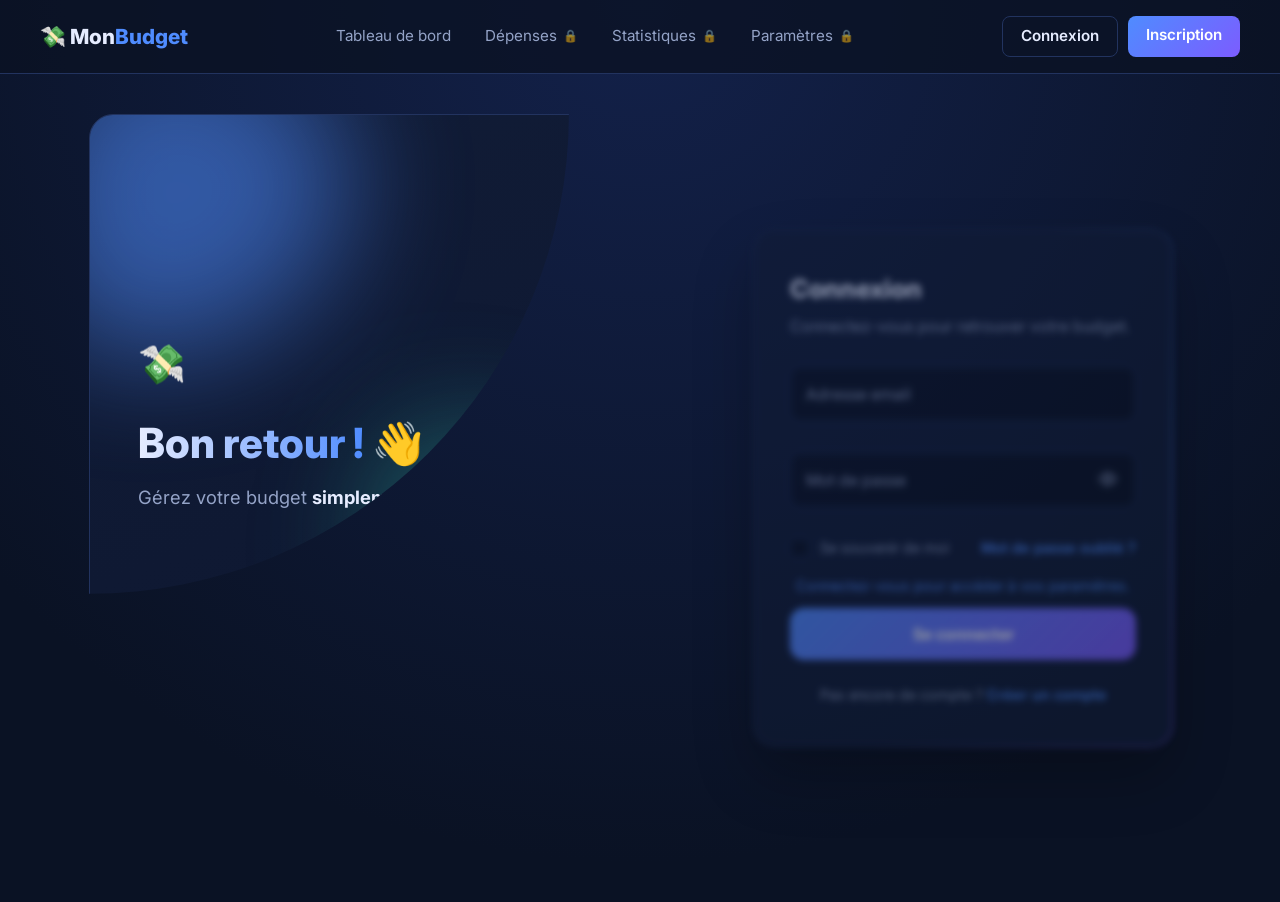
<file: parametres.html>
<!DOCTYPE html>
<html lang="fr">
<head>
  <meta charset="UTF-8">
  <meta name="viewport" content="width=device-width, initial-scale=1.0">
  <title>Paramètres – MonBudget</title>
  <link rel="preconnect" href="https://fonts.googleapis.com">
  <link rel="preconnect" href="https://fonts.gstatic.com" crossorigin>
  <link href="https://fonts.googleapis.com/css2?family=Inter:wght@400;500;600;700;800&display=swap" rel="stylesheet">
  <link rel="stylesheet" href="css/style.css">
   <script src="js/settings.js"></script>
     <script src="js/auth.js"></script>
</head>
<body>

  <!-- ===== NAVIGATION ===== -->
  <header class="navbar">
    <a href="index.html" class="logo">💸 Mon<span>Budget</span></a>
    <nav>
      <a href="index.html">Tableau de bord</a>
      <a href="depenses.html">Dépenses</a>
      <a href="stats.html">Statistiques</a>
      <a href="parametres.html" class="active">Paramètres</a>
    </nav>
    <div class="nav-auth">
      <a href="connexion.html" class="btn-ghost">Connexion</a>
      <a href="inscription.html" class="btn-primary">Inscription</a>
    </div>
  </header>

  <main class="container settings-page">

      <!-- ===== TITRE ===== -->
    <section class="settings-header">
      <h1>Paramètres ⚙️</h1>
      <p class="subtitle">Personnalisez votre budget et votre application.</p>
    </section>

    <!-- ===== BUDGET MENSUEL ===== -->
    <section class="setting-section">
      <header class="setting-head">
        <span class="setting-icon">💰</span>
        <div>
          <h2>Budget mensuel</h2>
          <p>Le montant que vous prévoyez de dépenser chaque mois.</p>
        </div>
      </header>
      <form class="budget-form" id="budget-form">
        <div class="input-money">
          <input type="number" id="budget-input" min="0" step="10" placeholder="800" aria-label="Budget mensuel en euros">
          <span>€ / mois</span>
        </div>
        <button type="submit" class="btn-shine">Enregistrer</button>
      </form>
    </section>

       <!-- ===== RÉPARTITION CONSEILLÉE ===== -->
    <section class="setting-section">
      <header class="setting-head">
        <span class="setting-icon">🎯</span>
        <div>
          <h2>Répartition conseillée</h2>
          <p>La part idéale de chaque catégorie dans votre budget. Le total doit faire 100 %.</p>
        </div>
      </header>

      <div class="sliders">
        <div class="slider-row" data-category="logement">
          <label for="split-logement"><span class="dot logement"></span>Logement</label>
          <input type="range" id="split-logement" min="0" max="100" step="5" value="45" style="--fill: 45%">
          <output for="split-logement">45 %</output>
        </div>
        <div class="slider-row" data-category="alimentation">
          <label for="split-alimentation"><span class="dot alimentation"></span>Alimentation</label>
          <input type="range" id="split-alimentation" min="0" max="100" step="5" value="20" style="--fill: 20%">
          <output for="split-alimentation">20 %</output>
        </div>
        <div class="slider-row" data-category="etudes">
          <label for="split-etudes"><span class="dot etudes"></span>Études</label>
          <input type="range" id="split-etudes" min="0" max="100" step="5" value="10" style="--fill: 10%">
          <output for="split-etudes">10 %</output>
        </div>
        <div class="slider-row" data-category="transport">
          <label for="split-transport"><span class="dot transport"></span>Transport</label>
          <input type="range" id="split-transport" min="0" max="100" step="5" value="5" style="--fill: 5%">
          <output for="split-transport">5 %</output>
        </div>
        <div class="slider-row" data-category="loisirs">
          <label for="split-loisirs"><span class="dot loisirs"></span>Loisirs</label>
          <input type="range" id="split-loisirs" min="0" max="100" step="5" value="10" style="--fill: 10%">
          <output for="split-loisirs">10 %</output>
        </div>
        <div class="slider-row" data-category="divers">
          <label for="split-divers"><span class="dot divers"></span>Divers</label>
          <input type="range" id="split-divers" min="0" max="100" step="5" value="10" style="--fill: 10%">
          <output for="split-divers">10 %</output>
        </div>
      </div>

      <div class="split-footer">
        <div class="split-total" id="split-total">
          <span>Total</span>
          <strong id="split-total-value">100 %</strong>
        </div>
        <button type="button" class="btn-soft" id="split-reset">Rétablir les valeurs par défaut</button>
      </div>
    </section>
    <!-- ===== COULEURS DES CATÉGORIES ===== -->
    <section class="setting-section">
      <header class="setting-head">
        <span class="setting-icon">🎨</span>
        <div>
          <h2>Couleurs des catégories</h2>
          <p>Choisissez la couleur de chaque catégorie, appliquée sur tout le site.</p>
        </div>
      </header>
      <div class="swatches">
        <label class="swatch">
          <input type="color" data-category="logement" value="#e76f51">
          <span>Logement</span>
        </label>
        <label class="swatch">
          <input type="color" data-category="alimentation" value="#f4a261">
          <span>Alimentation</span>
        </label>
        <label class="swatch">
          <input type="color" data-category="etudes" value="#2a9d8f">
          <span>Études</span>
        </label>
        <label class="swatch">
          <input type="color" data-category="transport" value="#8ab17d">
          <span>Transport</span>
        </label>
        <label class="swatch">
          <input type="color" data-category="loisirs" value="#e9c46a">
          <span>Loisirs</span>
        </label>
        <label class="swatch">
          <input type="color" data-category="divers" value="#b5838d">
          <span>Divers</span>
        </label>
      </div>
      <button type="button" class="btn-soft" id="colors-reset">Couleurs par défaut</button>
    </section>

    <!-- ===== APPARENCE ===== -->
    <section class="setting-section">
      <header class="setting-head">
        <span class="setting-icon">✨</span>
        <div>
          <h2>Apparence</h2>
          <p>Réglez le confort d'affichage.</p>
        </div>
      </header>
      <label class="toggle-row" for="animations-toggle">
        <div>
          <strong>Animations</strong>
          <p>Désactivez-les pour un affichage plus sobre et plus rapide.</p>
        </div>
        <input type="checkbox" id="animations-toggle" class="toggle" checked>
      </label>
    </section>

    <!-- ===== DONNÉES ===== -->
    <section class="setting-section danger-zone">
      <header class="setting-head">
        <span class="setting-icon">🗂️</span>
        <div>
          <h2>Données</h2>
          <p>Sauvegardez, restaurez ou effacez vos dépenses.</p>
        </div>
      </header>
      <div class="data-actions">
        <button type="button" class="btn-soft" id="export-json">⬇ Exporter une sauvegarde</button>
        <label class="btn-soft file-btn">
          ⬆ Importer une sauvegarde
          <input type="file" id="import-json" accept=".json,application/json" hidden>
        </label>
        <button type="button" class="btn-danger" id="clear-data">🗑 Tout effacer</button>
      </div>
    </section>

  </main>

   <!-- ===== NOTIFICATION ===== -->
  <div class="toast" id="toast" role="status" aria-live="polite">
    <span class="toast-icon" id="toast-icon">✓</span>
    <span id="toast-text">Paramètres enregistrés</span>
    <span class="toast-bar"></span>
  </div>

  <!-- ===== FENÊTRE DE CONFIRMATION ===== -->
  <dialog class="modal" id="confirm-dialog">
    <!-- method="dialog" : chaque bouton ferme la fenêtre en donnant sa "value" -->
    <form method="dialog">
      <span class="modal-icon">⚠️</span>
      <h3>Tout effacer ?</h3>
      <p>Toutes vos dépenses seront supprimées définitivement. Pensez à exporter une sauvegarde avant.</p>
      <div class="modal-actions">
        <button value="cancel" class="btn-soft">Annuler</button>
        <button value="confirm" class="btn-danger">Oui, tout effacer</button>
      </div>
    </form>
  </dialog>
    <script src="js/parametres.js"></script>
    
</body>
</html>
</file>
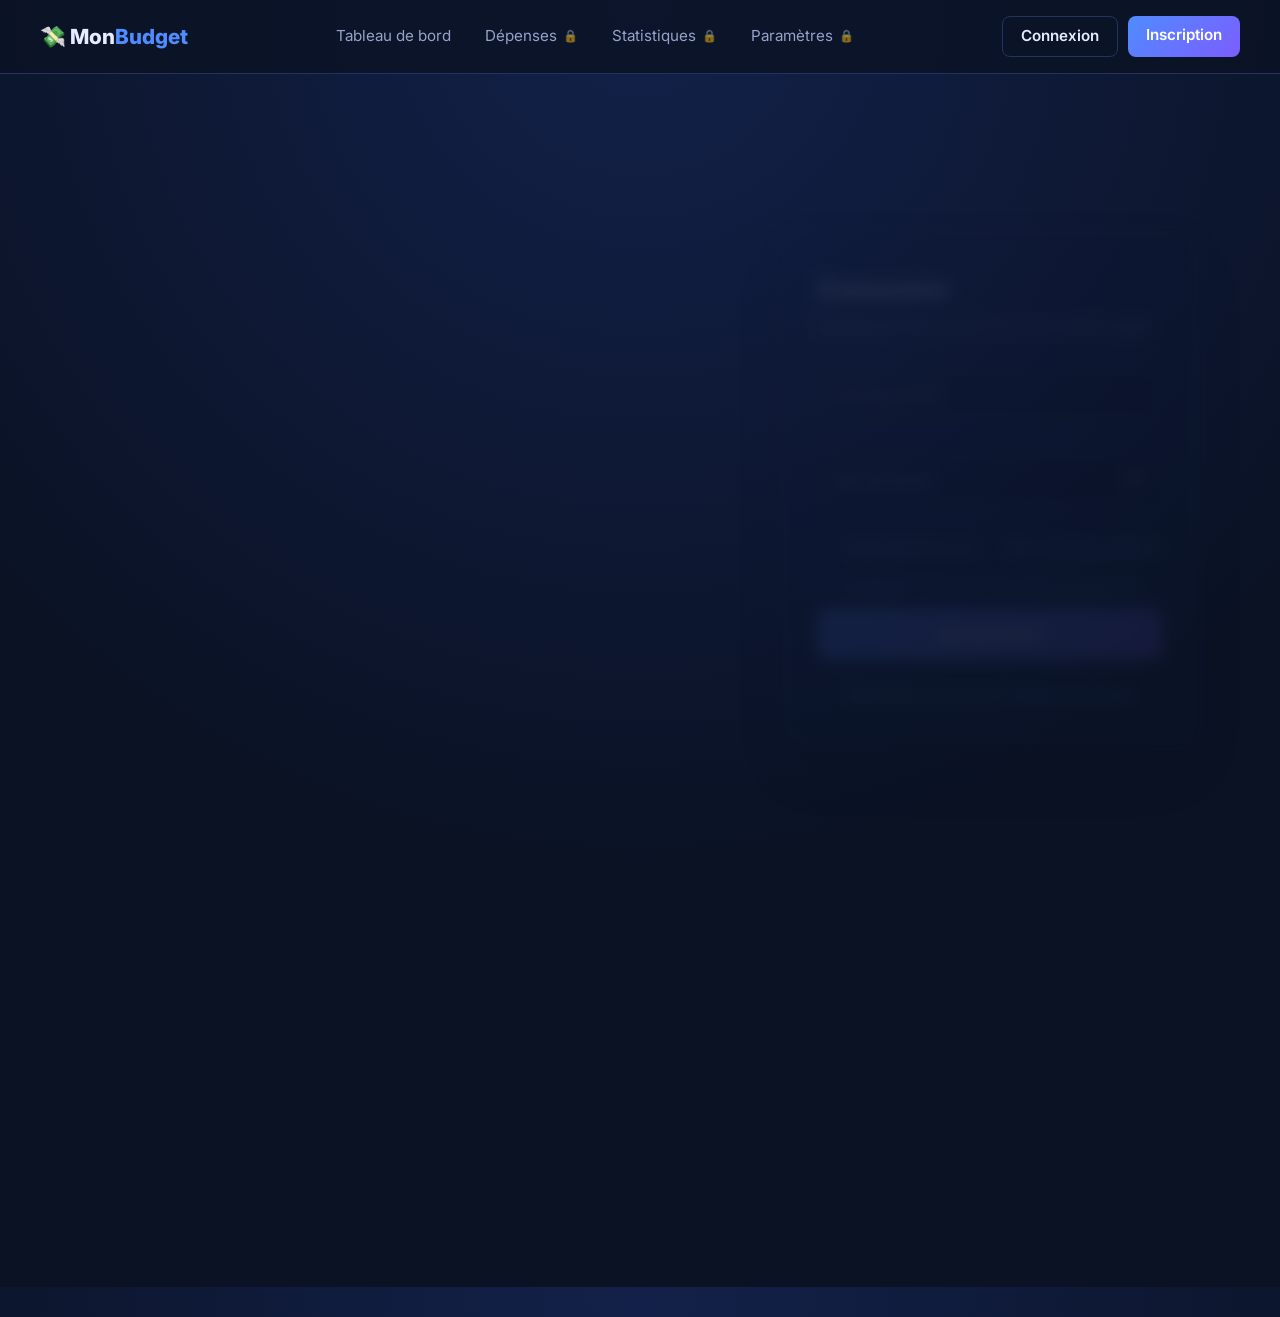
<file: profil.html>
<!DOCTYPE html>
<html lang="fr">
<head>
  <meta charset="UTF-8">
  <meta name="viewport" content="width=device-width, initial-scale=1.0">
  <title>Mon profil – MonBudget</title>
  <link rel="preconnect" href="https://fonts.googleapis.com">
  <link rel="preconnect" href="https://fonts.gstatic.com" crossorigin>
  <link href="https://fonts.googleapis.com/css2?family=Inter:wght@400;500;600;700;800&display=swap" rel="stylesheet">
  <link rel="stylesheet" href="css/style.css">
  <script src="js/settings.js"></script>
  <script src="js/auth.js"></script>
</head>
<body>

  <!-- ===== NAVIGATION ===== -->
  <header class="navbar">
    <a href="index.html" class="logo">💸 Mon<span>Budget</span></a>
    <nav>
      <a href="index.html">Tableau de bord</a>
      <a href="depenses.html">Dépenses</a>
      <a href="stats.html">Statistiques</a>
      <a href="parametres.html">Paramètres</a>
    </nav>
    <div class="nav-auth">
      <a href="connexion.html" class="btn-ghost">Connexion</a>
      <a href="inscription.html" class="btn-primary">Inscription</a>
    </div>
  </header>

  <main class="container profile-page">

        <!-- ===== EN-TÊTE ===== -->
    <section class="profile-hero">
      <div class="hero-glow" aria-hidden="true"></div>
      <div class="hero-avatar-wrap">
        <span class="hero-avatar" id="hero-avatar">?</span>
      </div>
      <div class="hero-info">
        <h1 id="hero-name">Chargement…</h1>
        <p id="hero-email"></p>
        <span class="hero-badge" id="hero-since">Membre MonBudget</span>
      </div>
    </section>

    <!-- ===== STATISTIQUES ===== -->
    <section class="profile-stats">
      <article class="pstat" style="--i: 0">
        <span class="pstat-icon">🧾</span>
        <strong id="pstat-count">0</strong>
        <span class="pstat-label">Dépenses enregistrées</span>
      </article>
      <article class="pstat" style="--i: 1">
        <span class="pstat-icon">💶</span>
        <strong id="pstat-total">0,00 €</strong>
        <span class="pstat-label">Total dépensé</span>
      </article>
      <article class="pstat" style="--i: 2">
        <span class="pstat-icon">🏆</span>
        <strong id="pstat-top">—</strong>
        <span class="pstat-label">Catégorie principale</span>
      </article>
    </section>

        <!-- ===== ONGLETS ===== -->
    <section class="profile-tabs">
      <div class="tab-bar" role="tablist" id="tab-bar">
        <button type="button" class="tab active" role="tab" aria-selected="true" data-tab="infos">👤 Informations</button>
        <button type="button" class="tab" role="tab" aria-selected="false" data-tab="security">🔒 Sécurité</button>
        <button type="button" class="tab tab-danger" role="tab" aria-selected="false" data-tab="danger">⚠️ Zone de danger</button>
        <span class="tab-indicator" id="tab-indicator" aria-hidden="true"></span>
      </div>

      <!-- Informations -->
      <div class="tab-panel active" data-panel="infos" role="tabpanel">
        <form id="profile-form" novalidate>
          <div class="pgrid">
            <label class="pfield">
              <span>Prénom</span>
              <input type="text" id="profile-firstname" maxlength="40" autocomplete="given-name">
            </label>
            <label class="pfield">
              <span>Nom</span>
              <input type="text" id="profile-lastname" maxlength="40" autocomplete="family-name">
            </label>
            <label class="pfield wide">
              <span>Adresse email</span>
              <input type="email" id="profile-email" autocomplete="email">
            </label>
            <label class="pfield">
              <span>Téléphone</span>
              <input type="tel" id="profile-phone" maxlength="20" autocomplete="tel">
            </label>
            <label class="pfield">
              <span>Adresse</span>
              <input type="text" id="profile-address" maxlength="120" autocomplete="street-address">
            </label>
          </div>
          <p class="pform-error" id="profile-error" role="alert"></p>
          <button type="submit" class="btn-shine">Enregistrer mon profil</button>
        </form>
      </div>

      <!-- Sécurité -->
      <div class="tab-panel" data-panel="security" role="tabpanel">
        <form id="password-form" novalidate>
          <div class="pgrid">
            <label class="pfield wide">
              <span>Mot de passe actuel</span>
              <input type="password" id="current-password" autocomplete="current-password">
            </label>
            <label class="pfield">
              <span>Nouveau mot de passe</span>
              <input type="password" id="new-password" autocomplete="new-password">
            </label>
            <label class="pfield">
              <span>Confirmer le nouveau</span>
              <input type="password" id="confirm-new-password" autocomplete="new-password">
            </label>
          </div>
          <p class="pfield-hint">8 caractères minimum, avec au moins 2 parmi : une majuscule, un chiffre, un caractère spécial.</p>
          <p class="pform-error" id="password-form-error" role="alert"></p>
          <button type="submit" class="btn-shine">Changer le mot de passe</button>
        </form>
      </div>

      <!-- Zone de danger -->
      <div class="tab-panel" data-panel="danger" role="tabpanel">
        <div class="danger-card">
          <h3>Supprimer mon compte</h3>
          <p>
            Votre compte, toutes vos dépenses et tous vos paramètres seront supprimés
            <strong>définitivement</strong>. Pensez à exporter une sauvegarde depuis la page Paramètres avant.
          </p>
          <button type="button" class="btn-danger" id="delete-account-btn">Supprimer mon compte</button>
        </div>
      </div>
    </section>

  </main>

    <!-- ===== NOTIFICATION ===== -->
  <div class="toast" id="toast" role="status" aria-live="polite">
    <span class="toast-icon" id="toast-icon">✓</span>
    <span id="toast-text"></span>
    <span class="toast-bar"></span>
  </div>

  <!-- ===== CONFIRMATION DE SUPPRESSION ===== -->
  <dialog class="modal" id="delete-dialog">
    <form method="dialog">
      <span class="modal-icon">⚠️</span>
      <h3>Supprimer votre compte ?</h3>
      <p>Cette action est définitive. Entrez votre mot de passe pour confirmer.</p>
      <input type="password" id="delete-password" class="modal-input" placeholder="Votre mot de passe" autocomplete="current-password">
      <p class="pform-error" id="delete-error" role="alert"></p>
      <div class="modal-actions">
        <button value="cancel" class="btn-soft">Annuler</button>
        <button type="button" class="btn-danger" id="confirm-delete">Supprimer définitivement</button>
      </div>
    </form>
  </dialog>

    <script src="js/profil.js"></script>

</body>
</html>
</file>
<file: css/style.css>
/* =========================================================
   VARIABLES
   Toutes les couleurs du site sont définies ici :
   les modifier ici les change partout.
   ========================================================= */
:root {
  /* Thème bleu nuit */
  --bg:          #0a1224;
  --card:        #111c36;
  --panel:       #16244a;
  --border:      #22335f;
  --text:        #e6ecff;
  --text-muted:  #94a3c7;
  --accent:      #4f8cff;
  --accent-2:    #7c5cff;

  /* Catégories de dépenses : tons chauds et terreux */
  --logement:     #e76f51;
  --alimentation: #f4a261;
  --etudes:       #2a9d8f;
  --transport:    #8ab17d;
  --loisirs:      #e9c46a;
  --divers:       #b5838d;

  /* Conseils : tons froids et pastel, pour se distinguer des catégories */
  --tip-1: #a0c4ff;
  --tip-2: #c77dff;
  --tip-3: #ff8fab;
  --tip-4: #80ed99;
  --tip-5: #ffe066;
}

/* =========================================================
   BASE
   ========================================================= */
* {
  box-sizing: border-box;
  margin: 0;
  padding: 0;
}

body {
  font-family: 'Inter', system-ui, sans-serif;
  background: radial-gradient(circle at top, #13214a 0%, var(--bg) 60%);
  color: var(--text);
  min-height: 100vh;
  line-height: 1.5;
}

/* =========================================================
   NAVIGATION
   ========================================================= */
.navbar {
  display: flex;
  justify-content: space-between;
  align-items: center;
  flex-wrap: wrap;
  gap: 16px;
  padding: 16px 40px;
  background: rgba(10, 18, 36, 0.8);
  border-bottom: 1px solid var(--border);
}

.logo {
  font-size: 1.3rem;
  font-weight: 800;
  color: var(--text);
  text-decoration: none;
}

.logo span {
  color: var(--accent);
}

.navbar nav {
  display: flex;
  gap: 6px;
  flex-wrap: wrap;
}

.navbar nav a {
  color: var(--text-muted);
  text-decoration: none;
  padding: 8px 14px;
  border-radius: 8px;
  font-size: 0.95rem;
  transition: background 0.2s, color 0.2s;
}

.navbar nav a:hover {
  background: var(--panel);
  color: var(--text);
}

.navbar nav a.active {
  background: var(--accent);
  color: #fff;
}
/* =========================================================
   CARTE PRINCIPALE
   ========================================================= */
.container {
  max-width: 1000px;
  margin: 56px auto;
  padding: 0 24px;
}

.card {
  background: var(--card);
  border: 1px solid var(--border);
  border-radius: 20px;
  padding: 48px;
  box-shadow: 0 20px 50px rgba(0, 0, 0, 0.4);
}

h1 {
  text-align: center;
  font-size: 2.2rem;
  font-weight: 800;
}

.subtitle {
  text-align: center;
  color: var(--text-muted);
  margin: 10px 0 44px;
}

.section-title {
  font-size: 1.1rem;
  font-weight: 700;
  margin-bottom: 14px;
}
/* =========================================================
   BARRE DU BUDGET
   ========================================================= */
.budget-bar {
  display: flex;
  height: 40px;
  border-radius: 999px;
  overflow: hidden; /* coupe les segments pour suivre les bords arrondis */
  margin-bottom: 48px;
  box-shadow: 0 0 0 1px var(--border);
}

.seg {
  display: flex;
  align-items: center;
  justify-content: center;
  font-size: 0.8rem;
  font-weight: 700;
  color: var(--bg);
  white-space: nowrap;
  transition: filter 0.2s;
}

.seg:hover {
  filter: brightness(1.15);
}

/* Couleurs de fond partagées par les segments et les pastilles */
.logement     { background: var(--logement); }
.alimentation { background: var(--alimentation); }
.etudes       { background: var(--etudes); }
.transport    { background: var(--transport); }
.loisirs      { background: var(--loisirs); }
.divers       { background: var(--divers); }
/* =========================================================
   COLONNES
   ========================================================= */
.columns {
  display: grid;
  grid-template-columns: 1fr 1fr;
  gap: 32px;
}

.panel {
  background: var(--panel);
  border: 1px solid var(--border);
  border-radius: 16px;
  padding: 28px;
}

.panel h3 {
  font-size: 1.1rem;
  margin-bottom: 22px;
  padding-bottom: 12px;
  border-bottom: 1px solid var(--border);
}

/* =========================================================
   LÉGENDE DES DÉPENSES
   ========================================================= */
.legend {
  list-style: none;
  display: flex;
  flex-direction: column;
  gap: 18px;
}

.legend li {
  display: flex;
  gap: 12px;
  align-items: flex-start;
}

.dot {
  flex-shrink: 0; /* empêche la pastille de s'écraser si le texte est long */
  width: 14px;
  height: 14px;
  border-radius: 50%;
  margin-top: 5px; /* aligne la pastille sur la première ligne de texte */
}

.legend strong {
  display: block;
  font-weight: 700;
}

.legend em {
  font-style: normal;
  font-weight: 500;
  opacity: 0.8;
}

.legend p {
  color: var(--text-muted);
  font-size: 0.9rem;
}

.txt-logement     { color: var(--logement); }
.txt-alimentation { color: var(--alimentation); }
.txt-etudes       { color: var(--etudes); }
.txt-transport    { color: var(--transport); }
.txt-loisirs      { color: var(--loisirs); }
.txt-divers       { color: var(--divers); }
/* =========================================================
   CONSEILS CLÉS
   ========================================================= */
.tips {
  list-style: none;
  display: flex;
  flex-direction: column;
  gap: 16px;
}

/* --tip-color est défini par chaque classe .tip-N ci-dessous,
   ce qui évite de répéter les règles pour chaque conseil */
.tip {
  padding: 14px 16px;
  border-radius: 10px;
  background: rgba(255, 255, 255, 0.03);
  border-left: 4px solid var(--tip-color);
}

.tip strong {
  color: var(--tip-color);
  font-weight: 700;
}

.tip p {
  color: var(--text-muted);
  font-size: 0.9rem;
  margin-top: 4px;
}

.tip-1 { --tip-color: var(--tip-1); }
.tip-2 { --tip-color: var(--tip-2); }
.tip-3 { --tip-color: var(--tip-3); }
.tip-4 { --tip-color: var(--tip-4); }
.tip-5 { --tip-color: var(--tip-5); }
/* =========================================================
   RESPONSIVE (écrans de moins de 760px)
   ========================================================= */
@media (max-width: 760px) {
  .navbar {
    padding: 14px 16px;
  }

  .container {
    margin: 32px auto;
    padding: 0 16px;
  }

  .card {
    padding: 28px 20px;
  }

  h1 {
    font-size: 1.7rem;
  }

  .columns {
    grid-template-columns: 1fr;
  }

  .seg {
    font-size: 0.65rem;
  }
}
/* =========================================================
   BOUTONS CONNEXION / INSCRIPTION
   ========================================================= */
.nav-auth {
  display: flex;
  gap: 10px;
}

.nav-auth a {
  padding: 8px 18px;
  border-radius: 8px;
  font-size: 0.95rem;
  font-weight: 600;
  text-decoration: none;
  transition: border-color 0.2s, filter 0.2s;
}

.btn-ghost {
  color: var(--text);
  border: 1px solid var(--border);
}

.btn-ghost:hover {
  border-color: var(--accent);
}

.btn-primary {
  color: #fff;
  background: linear-gradient(135deg, var(--accent), var(--accent-2));
}

.btn-primary:hover {
  filter: brightness(1.15);
}
/* =========================================================
   PAGE DÉPENSES – ANIMATIONS
   ========================================================= */
:root {
  /* Courbe "ease-out" douce : démarre vite, ralentit en fin de mouvement */
  --ease: cubic-bezier(0.22, 1, 0.36, 1);
}

@keyframes fadeUp {
  from { opacity: 0; transform: translateY(18px); }
  to   { opacity: 1; transform: none; }
}

@keyframes rowIn {
  from { opacity: 0; transform: translateX(-14px); }
  to   { opacity: 1; transform: none; }
}

@keyframes rowOut {
  to { opacity: 0; transform: translateX(40px); }
}

@keyframes shake {
  0%, 100% { transform: translateX(0); }
  25%      { transform: translateX(-6px); }
  75%      { transform: translateX(6px); }
}

/* =========================================================
   PAGE DÉPENSES – TITRE ET RÉSUMÉ
   ========================================================= */
.page-header {
  animation: fadeUp 0.7s var(--ease) both;
}

.summary {
  display: grid;
  grid-template-columns: repeat(3, 1fr);
  gap: 20px;
  margin-bottom: 32px;
}

.stat-card {
  position: relative;
  overflow: hidden;
  background: var(--card);
  border: 1px solid var(--border);
  border-radius: 16px;
  padding: 22px 24px;
  animation: fadeUp 0.7s var(--ease) both;
  transition: transform 0.4s var(--ease), border-color 0.4s, box-shadow 0.4s var(--ease);
}

/* Apparition en cascade : chaque carte arrive un peu après la précédente */
.stat-card:nth-child(1) { animation-delay: 0.10s; }
.stat-card:nth-child(2) { animation-delay: 0.20s; }
.stat-card:nth-child(3) { animation-delay: 0.30s; }

/* Ligne dégradée qui se dessine de gauche à droite au survol */
.stat-card::before {
  content: "";
  position: absolute;
  top: 0;
  left: 0;
  right: 0;
  height: 3px;
  background: linear-gradient(90deg, var(--accent), var(--accent-2));
  transform: scaleX(0);
  transform-origin: left;
  transition: transform 0.6s var(--ease);
}

.stat-card:hover {
  transform: translateY(-5px);
  border-color: var(--accent);
  box-shadow: 0 16px 32px rgba(0, 0, 0, 0.35);
}

.stat-card:hover::before {
  transform: scaleX(1);
}

.stat-label {
  display: block;
  color: var(--text-muted);
  font-size: 0.85rem;
  margin-bottom: 6px;
}

.stat-value {
  display: inline-block; /* nécessaire pour pouvoir l'agrandir avec transform */
  font-size: 1.6rem;
  font-weight: 800;
}
/* =========================================================
   PAGE DÉPENSES – FORMULAIRE
   ========================================================= */
.form-panel {
  margin-bottom: 32px;
  animation: fadeUp 0.7s var(--ease) 0.35s both;
}

.expense-form {
  display: grid;
  grid-template-columns: repeat(3, 1fr);
  gap: 18px 20px;
}

.field {
  display: flex;
  flex-direction: column;
  gap: 6px;
}

.field-wide {
  grid-column: 1 / -1; /* occupe toute la largeur du formulaire */
}

.field label {
  font-size: 0.85rem;
  font-weight: 600;
  color: var(--text-muted);
}

.field input,
.field select {
  background: var(--bg);
  color: var(--text);
  border: 1px solid var(--border);
  border-radius: 10px;
  padding: 11px 14px;
  font: inherit;
  transition: border-color 0.3s var(--ease), box-shadow 0.3s var(--ease);
}

/* Halo bleu doux autour du champ actif */
.field input:focus,
.field select:focus {
  outline: none;
  border-color: var(--accent);
  box-shadow: 0 0 0 4px rgba(79, 140, 255, 0.18);
}

/* Champ en erreur : bordure rouge + tremblement */
.field .invalid {
  border-color: var(--logement);
  animation: shake 0.4s var(--ease);
}

/* Calendrier des champs date et mois en mode sombre */
input[type="date"],
input[type="month"] {
  color-scheme: dark;
}

.form-error {
  grid-column: 1 / -1;
  min-height: 1.2em; /* réserve la place pour éviter que la page saute */
  color: var(--logement);
  font-size: 0.9rem;
}

.btn-submit {
  grid-column: 1 / -1;
  justify-self: start;
  padding: 12px 30px;
  border: none;
  border-radius: 10px;
  font: inherit;
  font-weight: 700;
  color: #fff;
  cursor: pointer;
  /* Dégradé deux fois plus large que le bouton : on le fait glisser au survol */
  background: linear-gradient(135deg, var(--accent), var(--accent-2), var(--accent));
  background-size: 200% 100%;
  transition: transform 0.3s var(--ease), box-shadow 0.3s var(--ease), background-position 0.8s var(--ease);
}

.btn-submit:hover {
  transform: translateY(-2px);
  background-position: 100% 0;
  box-shadow: 0 12px 26px rgba(79, 140, 255, 0.35);
}

.btn-submit:active {
  transform: translateY(0) scale(0.98);
}
/* =========================================================
   PAGE DÉPENSES – FILTRES ET TABLEAU
   ========================================================= */
.list-panel {
  animation: fadeUp 0.7s var(--ease) 0.45s both;
}

.list-header {
  display: flex;
  justify-content: space-between;
  align-items: center;
  flex-wrap: wrap;
  gap: 16px;
  margin-bottom: 12px;
  padding-bottom: 16px;
  border-bottom: 1px solid var(--border);
}

/* Annule le soulignement de .panel h3 : ici c'est .list-header qui l'a */
.list-header h3 {
  margin: 0;
  padding: 0;
  border: none;
}

.filters {
  display: flex;
  flex-wrap: wrap;
  gap: 10px;
}

.filters input,
.filters select {
  background: var(--bg);
  color: var(--text);
  border: 1px solid var(--border);
  border-radius: 10px;
  padding: 8px 12px;
  font: inherit;
  font-size: 0.9rem;
  transition: border-color 0.3s var(--ease), box-shadow 0.3s var(--ease);
}

.filters input:focus,
.filters select:focus {
  outline: none;
  border-color: var(--accent);
  box-shadow: 0 0 0 4px rgba(79, 140, 255, 0.18);
}

.table-wrap {
  overflow-x: auto; /* sur petit écran, le tableau défile au lieu de déborder */
}

.expense-table {
  width: 100%;
  min-width: 560px;
  border-collapse: collapse;
}

.expense-table th {
  text-align: left;
  font-size: 0.75rem;
  font-weight: 600;
  text-transform: uppercase;
  letter-spacing: 0.06em;
  color: var(--text-muted);
  padding: 10px 12px;
}

.expense-table td {
  padding: 14px 12px;
  border-top: 1px solid var(--border);
}

.expense-table .right {
  text-align: right;
}

.expense-table tbody tr {
  animation: rowIn 0.5s var(--ease) both;
  transition: background 0.3s;
}

.expense-table tbody tr:hover {
  background: rgba(255, 255, 255, 0.03);
}

/* Ligne en cours de suppression : elle glisse et s'efface */
.expense-table tbody tr.removing {
  animation: rowOut 0.4s var(--ease) forwards;
}

.badge {
  display: inline-flex;
  align-items: center;
  gap: 8px;
  padding: 4px 12px;
  border-radius: 999px;
  background: rgba(255, 255, 255, 0.05);
  font-size: 0.8rem;
  font-weight: 600;
}

.badge .dot {
  width: 10px;
  height: 10px;
  margin-top: 0;
}

.amount {
  font-weight: 700;
}

.actions {
  display: flex;
  justify-content: flex-end;
  gap: 6px;
}

.icon-btn {
  background: none;
  border: 1px solid var(--border);
  border-radius: 8px;
  padding: 6px 10px;
  color: var(--text-muted);
  font: inherit;
  font-size: 0.85rem;
  cursor: pointer;
  transition: color 0.3s, border-color 0.3s, transform 0.3s var(--ease);
}

.icon-btn:hover {
  transform: translateY(-2px);
  color: var(--text);
  border-color: var(--accent);
}

.icon-btn.delete:hover {
  color: var(--logement);
  border-color: var(--logement);
}

.empty {
  text-align: center;
  color: var(--text-muted);
  padding: 28px 0 8px;
  animation: fadeUp 0.5s var(--ease) both;
}
/* =========================================================
   PAGE DÉPENSES – REBOND DES CHIFFRES
   ========================================================= */
@keyframes bump {
  0%   { transform: scale(1); }
  40%  { transform: scale(1.1); color: var(--accent); }
  100% { transform: scale(1); }
}

.bump {
  animation: bump 0.5s var(--ease);
}
/* =========================================================
   PAGE DÉPENSES – MODE MODIFICATION
   ========================================================= */
.expense-form.is-editing .btn-submit {
  background: linear-gradient(135deg, var(--etudes), var(--accent), var(--etudes));
  background-size: 200% 100%;
}

.expense-form.is-editing .field input,
.expense-form.is-editing .field select {
  border-color: var(--etudes);
}
/* =========================================================
   PAGE DÉPENSES – RESPONSIVE
   ========================================================= */
@media (max-width: 760px) {
  .summary {
    grid-template-columns: 1fr;
  }

  .expense-form {
    grid-template-columns: 1fr;
  }

  .btn-submit {
    justify-self: stretch;
  }

  .filters {
    width: 100%;
  }

  .filters input,
  .filters select {
    flex: 1 1 140px;
  }
}

/* Respecte le réglage "réduire les animations" du système.
   On raccourcit les animations au lieu de les supprimer, pour que
   l'événement "animationend" (utilisé pour supprimer) se déclenche quand même. */
@media (prefers-reduced-motion: reduce) {
  *,
  *::before,
  *::after {
    animation-duration: 0.01ms !important;
    animation-delay: 0ms !important;
    transition-duration: 0.01ms !important;
    scroll-behavior: auto !important;
  }
}
/* =========================================================
   PAGE STATISTIQUES – ANIMATIONS
   ========================================================= */
:root {
  --smooth: cubic-bezier(0.65, 0, 0.35, 1);    /* accélère puis ralentit, très doux */
  --spring: cubic-bezier(0.34, 1.56, 0.64, 1); /* dépasse légèrement puis revient : effet ressort */
}

/* Passage du flou au net, avec un léger zoom */
@keyframes blurIn {
  from { opacity: 0; filter: blur(10px); transform: scale(0.96); }
  to   { opacity: 1; filter: blur(0);    transform: none; }
}

/* =========================================================
   PAGE STATISTIQUES – TITRE ET PÉRIODE
   ========================================================= */
.stats-header {
  display: flex;
  justify-content: space-between;
  align-items: flex-end;
  flex-wrap: wrap;
  gap: 20px;
  margin-bottom: 32px;
  animation: blurIn 0.9s var(--smooth) both;
}

.stats-header h1 {
  text-align: left;
}

.stats-header .subtitle {
  text-align: left;
  margin: 6px 0 0;
}

.period {
  display: flex;
  align-items: center;
  gap: 10px;
}

.period label {
  color: var(--text-muted);
  font-size: 0.85rem;
  font-weight: 600;
}

.period input {
  background: var(--bg);
  color: var(--text);
  border: 1px solid var(--border);
  border-radius: 10px;
  padding: 9px 12px;
  font: inherit;
  color-scheme: dark;
  transition: border-color 0.4s var(--smooth), box-shadow 0.4s var(--smooth);
}

.period input:focus {
  outline: none;
  border-color: var(--accent-2);
  box-shadow: 0 0 0 4px rgba(124, 92, 255, 0.2);
}

/* =========================================================
   PAGE STATISTIQUES – INDICATEURS
   ========================================================= */
.kpis {
  display: grid;
  grid-template-columns: repeat(4, 1fr);
  gap: 18px;
  margin-bottom: 28px;
}

.kpi {
  position: relative;
  overflow: hidden;
  background: var(--card);
  border: 1px solid var(--border);
  border-radius: 16px;
  padding: 22px;
  animation: blurIn 0.9s var(--smooth) both;
  transition: border-color 0.5s var(--smooth), transform 0.5s var(--spring);
}

.kpi:nth-child(1) { animation-delay: 0.15s; }
.kpi:nth-child(2) { animation-delay: 0.25s; }
.kpi:nth-child(3) { animation-delay: 0.35s; }
.kpi:nth-child(4) { animation-delay: 0.45s; }

/* Halo lumineux qui suit la souris : --x et --y sont mis à jour par le JS */
.kpi::after {
  content: "";
  position: absolute;
  inset: 0;
  pointer-events: none;
  background: radial-gradient(220px circle at var(--x, 50%) var(--y, 50%), rgba(124, 92, 255, 0.2), transparent 70%);
  opacity: 0;
  transition: opacity 0.5s var(--smooth);
}

.kpi:hover {
  border-color: var(--accent-2);
  transform: scale(1.02);
}

.kpi:hover::after {
  opacity: 1;
}

/* Le texte reste au-dessus du halo */
.kpi > * {
  position: relative;
  z-index: 1;
}

.kpi-label {
  display: block;
  color: var(--text-muted);
  font-size: 0.85rem;
  margin-bottom: 8px;
}

.kpi-value {
  font-size: 1.6rem;
  font-weight: 800;
  font-variant-numeric: tabular-nums; /* chiffres de même largeur : le compteur ne "danse" pas */
}

.kpi-sub {
  display: block;
  margin-top: 4px;
  font-size: 0.8rem;
  color: var(--text-muted);
}

.trend-up   { color: var(--logement); }  /* les dépenses augmentent */
.trend-down { color: var(--transport); } /* les dépenses baissent */
/* =========================================================
   PAGE STATISTIQUES – GRAPHIQUES
   ========================================================= */
.charts {
  display: grid;
  grid-template-columns: 1fr 1.4fr;
  gap: 24px;
  margin-bottom: 28px;
}

.chart-card {
  animation: blurIn 0.9s var(--smooth) both;
}

.chart-card:nth-child(1) { animation-delay: 0.55s; }
.chart-card:nth-child(2) { animation-delay: 0.65s; }

/* Chart.js a besoin d'un parent avec une hauteur fixe */
.chart-box {
  position: relative;
  height: 280px;
}

/* Total affiché au centre du camembert */
.donut-center {
  position: absolute;
  inset: 0;
  display: flex;
  flex-direction: column;
  align-items: center;
  justify-content: center;
  pointer-events: none; /* laisse passer la souris vers le graphique */
}

.donut-center span {
  color: var(--text-muted);
  font-size: 0.8rem;
}

.donut-center strong {
  font-size: 1.3rem;
  font-weight: 800;
  font-variant-numeric: tabular-nums;
}

/* =========================================================
   PAGE STATISTIQUES – DÉTAIL PAR CATÉGORIE
   ========================================================= */
.detail-panel {
  animation: blurIn 0.9s var(--smooth) 0.75s both;
}

.detail-list {
  list-style: none;
  display: flex;
  flex-direction: column;
  gap: 22px;
}

.detail-top {
  display: flex;
  justify-content: space-between;
  gap: 12px;
  margin-bottom: 8px;
  font-size: 0.95rem;
}

.detail-name {
  display: flex;
  align-items: center;
  gap: 10px;
  font-weight: 600;
}

.detail-name .dot {
  margin-top: 0;
}

.detail-amount {
  color: var(--text-muted);
}

.detail-amount b {
  color: var(--text);
}

.progress {
  position: relative;
  height: 10px;
  border-radius: 999px;
  background: var(--bg);
}

/* La barre part de 0 ; le JS ajoute .filled pour la faire grandir */
.progress-fill {
  width: 0;
  height: 100%;
  border-radius: inherit;
  transition: width 1.2s var(--spring);
}

.progress-fill.filled {
  width: var(--value);
}

/* Petit trait vertical : la part conseillée */
.progress-marker {
  position: absolute;
  top: -4px;
  bottom: -4px;
  width: 2px;
  border-radius: 2px;
  background: var(--text);
  opacity: 0.6;
}

.detail-hint {
  margin-top: 6px;
  font-size: 0.8rem;
  color: var(--text-muted);
}

.detail-hint .over {
  color: var(--logement);
  font-weight: 600;
  margin-left: 6px;
}

.detail-hint .ok {
  color: var(--transport);
  margin-left: 6px;
}

.stats-empty {
  text-align: center;
  color: var(--text-muted);
  padding: 20px 0;
}
/* =========================================================
   PAGE STATISTIQUES – BOUTON EXPORT
   Le dégradé monte du bas pour remplir le bouton au survol.
   ========================================================= */
.btn-export {
  position: relative;
  overflow: hidden;
  z-index: 0;
  padding: 9px 16px;
  border: 1px solid var(--accent-2);
  border-radius: 10px;
  background: none;
  color: var(--text);
  font: inherit;
  font-size: 0.9rem;
  font-weight: 600;
  cursor: pointer;
}

.btn-export::before {
  content: "";
  position: absolute;
  inset: 0;
  z-index: -1;
  background: linear-gradient(135deg, var(--accent), var(--accent-2));
  transform: translateY(101%);
  transition: transform 0.5s var(--smooth);
}

.btn-export:hover::before {
  transform: translateY(0);
}

.btn-export:disabled {
  opacity: 0.4;
  cursor: not-allowed;
}

.btn-export:disabled::before {
  display: none;
}
/* =========================================================
   PAGE STATISTIQUES – RESPONSIVE
   ========================================================= */
@media (max-width: 900px) {
  .kpis {
    grid-template-columns: repeat(2, 1fr);
  }

  .charts {
    grid-template-columns: 1fr;
  }
}

@media (max-width: 560px) {
  .kpis {
    grid-template-columns: 1fr;
  }

  .stats-header {
    align-items: stretch;
  }

  .period {
    flex-wrap: wrap;
  }

  .period input {
    flex: 1;
  }

  .chart-box {
    height: 240px;
  }
}
/* =========================================================
   PAGE PARAMÈTRES – ANIMATIONS
   ========================================================= */
:root {
  --silk: cubic-bezier(0.16, 1, 0.3, 1); /* départ rapide, arrivée très douce */
}

/* Les lettres se resserrent en passant du flou au net */
@keyframes titleIn {
  from { opacity: 0; letter-spacing: 0.3em; filter: blur(6px); }
  to   { opacity: 1; letter-spacing: 0;     filter: blur(0); }
}

/* Le bloc se déplie de haut en bas, comme un rideau */
@keyframes unfold {
  from { opacity: 0; -webkit-clip-path: inset(0 0 100% 0 round 18px); clip-path: inset(0 0 100% 0 round 18px); transform: translateY(-10px); }
  to   { opacity: 1; -webkit-clip-path: inset(0 0 0 0 round 18px); clip-path: inset(0 0 0 0 round 18px);    transform: none; }
}

/* L'icône pivote et grossit avec un effet ressort */
@keyframes iconIn {
  from { opacity: 0; transform: rotate(-90deg) scale(0.4); }
  to   { opacity: 1; transform: none; }
}

/* =========================================================
   PAGE PARAMÈTRES – STRUCTURE
   ========================================================= */
.container.settings-page {
  max-width: 820px;
}

.settings-header {
  margin-bottom: 36px;
}

.settings-header h1 {
  animation: titleIn 1s var(--silk) both;
}

.settings-header .subtitle {
  margin: 10px 0 0;
  animation: titleIn 1s var(--silk) 0.15s both;
}

.setting-section {
  background: var(--card);
  border: 1px solid var(--border);
  border-radius: 18px;
  padding: 28px;
  margin-bottom: 24px;
  /* "backwards" : le découpage disparaît à la fin, sinon il couperait le halo du survol */
  animation: unfold 0.9s var(--silk) backwards;
  transition: border-color 0.5s var(--silk), box-shadow 0.5s var(--silk);
}

/* Les sections se déplient l'une après l'autre */
.setting-section:nth-of-type(2) { animation-delay: 0.10s; }
.setting-section:nth-of-type(3) { animation-delay: 0.20s; }
.setting-section:nth-of-type(4) { animation-delay: 0.30s; }
.setting-section:nth-of-type(5) { animation-delay: 0.40s; }
.setting-section:nth-of-type(6) { animation-delay: 0.50s; }

.setting-section:hover {
  border-color: rgba(124, 92, 255, 0.5);
  box-shadow: 0 0 0 4px rgba(124, 92, 255, 0.08);
}

.setting-head {
  display: flex;
  align-items: flex-start;
  gap: 16px;
  margin-bottom: 22px;
}

.setting-icon {
  flex-shrink: 0;
  display: grid;
  place-items: center;
  width: 46px;
  height: 46px;
  border-radius: 14px;
  background: linear-gradient(135deg, rgba(79, 140, 255, 0.25), rgba(124, 92, 255, 0.25));
  font-size: 1.3rem;
  animation: iconIn 0.8s var(--spring) both;
  animation-delay: inherit; /* même délai que sa section */
}

.setting-head h2 {
  font-size: 1.15rem;
  font-weight: 700;
}

.setting-head p {
  color: var(--text-muted);
  font-size: 0.9rem;
  margin-top: 2px;
}

/* =========================================================
   PAGE PARAMÈTRES – BUDGET
   ========================================================= */
.budget-form {
  display: flex;
  flex-wrap: wrap;
  gap: 12px;
}

.input-money {
  flex: 1;
  min-width: 200px;
  display: flex;
  align-items: center;
  padding: 0 16px;
  background: var(--bg);
  border: 1px solid var(--border);
  border-radius: 12px;
  transition: border-color 0.4s var(--silk), box-shadow 0.4s var(--silk);
}

.input-money:focus-within {
  border-color: var(--accent-2);
  box-shadow: 0 0 0 4px rgba(124, 92, 255, 0.2);
}

.input-money input {
  flex: 1;
  min-width: 0;
  padding: 12px 0;
  background: none;
  border: none;
  outline: none;
  color: var(--text);
  font: inherit;
  font-size: 1.3rem;
  font-weight: 700;
}

.input-money span {
  color: var(--text-muted);
  font-size: 0.9rem;
  white-space: nowrap;
}

/* Bouton avec un reflet lumineux qui le traverse au survol */
.btn-shine {
  position: relative;
  overflow: hidden;
  padding: 12px 26px;
  border: none;
  border-radius: 12px;
  background: linear-gradient(135deg, var(--accent), var(--accent-2));
  color: #fff;
  font: inherit;
  font-weight: 700;
  cursor: pointer;
  transition: transform 0.4s var(--spring), box-shadow 0.4s var(--silk);
}

.btn-shine::after {
  content: "";
  position: absolute;
  top: 0;
  left: -75%;
  width: 50%;
  height: 100%;
  background: linear-gradient(120deg, transparent, rgba(255, 255, 255, 0.45), transparent);
  transform: skewX(-20deg);
  transition: left 0.8s var(--silk);
}

.btn-shine:hover {
  transform: translateY(-2px) scale(1.03);
  box-shadow: 0 12px 28px rgba(124, 92, 255, 0.4);
}

.btn-shine:hover::after {
  left: 130%;
}

.btn-shine:active {
  transform: scale(0.97);
}
/* =========================================================
   PAGE PARAMÈTRES – CURSEURS DE RÉPARTITION
   ========================================================= */
.sliders {
  display: flex;
  flex-direction: column;
  gap: 18px;
  margin-bottom: 24px;
}

.slider-row {
  display: grid;
  grid-template-columns: 150px 1fr 60px;
  align-items: center;
  gap: 16px;
}

/* Chaque ligne prend la couleur de sa catégorie */
.slider-row[data-category="logement"]     { --color: var(--logement); }
.slider-row[data-category="alimentation"] { --color: var(--alimentation); }
.slider-row[data-category="etudes"]       { --color: var(--etudes); }
.slider-row[data-category="transport"]    { --color: var(--transport); }
.slider-row[data-category="loisirs"]      { --color: var(--loisirs); }
.slider-row[data-category="divers"]       { --color: var(--divers); }

.slider-row label {
  display: flex;
  align-items: center;
  gap: 10px;
  font-weight: 600;
}

.slider-row .dot {
  margin-top: 0;
}

.slider-row output {
  text-align: right;
  font-weight: 700;
  font-variant-numeric: tabular-nums;
}

/* La piste : colorée jusqu'à --fill (mis à jour par le JS), sombre après */
.slider-row input[type="range"] {
  -webkit-appearance: none;
  -moz-appearance: none;
  appearance: none;
  width: 100%;
  height: 8px;
  border-radius: 999px;
  cursor: pointer;
  background: linear-gradient(90deg, var(--color) var(--fill, 50%), var(--bg) var(--fill, 50%));
}

.slider-row input[type="range"]:focus-visible {
  outline: 2px solid var(--accent);
  outline-offset: 6px;
}

.slider-row input[type="range"]::-moz-range-track {
  background: transparent;
}

/* La poignée (Chrome/Edge puis Firefox) */
.slider-row input[type="range"]::-webkit-slider-thumb {
  -webkit-appearance: none;
  width: 20px;
  height: 20px;
  border-radius: 50%;
  background: #fff;
  border: 4px solid var(--color);
  transition: transform 0.35s var(--spring), box-shadow 0.35s var(--silk);
}

.slider-row input[type="range"]::-moz-range-thumb {
  width: 12px;
  height: 12px;
  border-radius: 50%;
  background: #fff;
  border: 4px solid var(--color);
  transition: transform 0.35s var(--spring), box-shadow 0.35s var(--silk);
}

/* Au survol, la poignée grossit avec un halo de la couleur de la catégorie */
.slider-row input[type="range"]:hover::-webkit-slider-thumb {
  transform: scale(1.25);
  box-shadow: 0 0 0 8px color-mix(in srgb, var(--color) 25%, transparent);
}

.slider-row input[type="range"]:hover::-moz-range-thumb {
  transform: scale(1.25);
  box-shadow: 0 0 0 8px color-mix(in srgb, var(--color) 25%, transparent);
}

.slider-row input[type="range"]:active::-webkit-slider-thumb {
  transform: scale(1.4);
}

.slider-row input[type="range"]:active::-moz-range-thumb {
  transform: scale(1.4);
}

/* Le pourcentage "tombe" légèrement à chaque changement */
@keyframes tick {
  from { opacity: 0.4; transform: translateY(-5px); }
  to   { opacity: 1;   transform: none; }
}

.tick {
  animation: tick 0.3s var(--silk);
}

/* =========================================================
   PAGE PARAMÈTRES – TOTAL ET BOUTON SECONDAIRE
   ========================================================= */
.split-footer {
  display: flex;
  justify-content: space-between;
  align-items: center;
  flex-wrap: wrap;
  gap: 16px;
  padding-top: 20px;
  border-top: 1px solid var(--border);
}

.split-total {
  display: flex;
  align-items: baseline;
  gap: 10px;
  padding: 10px 18px;
  border-radius: 12px;
  background: rgba(128, 237, 153, 0.1);
  border: 1px solid rgba(128, 237, 153, 0.4);
  transition: background 0.5s var(--silk), border-color 0.5s var(--silk);
}

.split-total span {
  color: var(--text-muted);
  font-size: 0.9rem;
}

.split-total strong {
  font-size: 1.3rem;
  color: var(--tip-4);
  font-variant-numeric: tabular-nums;
  transition: color 0.5s var(--silk);
}

/* Total différent de 100 % : passe au rouge */
.split-total.invalid {
  background: rgba(231, 111, 81, 0.1);
  border-color: rgba(231, 111, 81, 0.5);
}

.split-total.invalid strong {
  color: var(--logement);
}

.btn-soft {
  padding: 10px 18px;
  border: 1px solid var(--border);
  border-radius: 10px;
  background: transparent;
  color: var(--text);
  font: inherit;
  font-size: 0.9rem;
  font-weight: 600;
  cursor: pointer;
  transition: border-color 0.4s var(--silk), background 0.4s var(--silk), transform 0.4s var(--spring);
}

.btn-soft:hover {
  border-color: var(--accent);
  background: rgba(79, 140, 255, 0.08);
  transform: translateY(-2px);
}
/* =========================================================
   PAGE PARAMÈTRES – COULEURS
   ========================================================= */
.swatches {
  display: grid;
  grid-template-columns: repeat(3, 1fr);
  gap: 12px;
  margin-bottom: 20px;
}

.swatch {
  display: flex;
  align-items: center;
  gap: 12px;
  padding: 12px;
  border: 1px solid var(--border);
  border-radius: 14px;
  font-weight: 600;
  cursor: pointer;
  transition: transform 0.45s var(--spring), border-color 0.4s var(--silk), background 0.4s var(--silk);
}

.swatch:hover {
  transform: translateY(-3px);
  border-color: var(--accent-2);
  background: rgba(124, 92, 255, 0.06);
}

/* Le sélecteur de couleur devient une pastille ronde */
.swatch input[type="color"] {
  -webkit-appearance: none;
  -moz-appearance: none;
  appearance: none;
  flex-shrink: 0;
  width: 38px;
  height: 38px;
  padding: 0;
  border: none;
  border-radius: 50%;
  background: none;
  cursor: pointer;
  box-shadow: 0 0 0 3px var(--card), 0 0 0 5px transparent;
  transition: transform 0.45s var(--spring), box-shadow 0.4s var(--silk);
}

.swatch input[type="color"]::-webkit-color-swatch-wrapper {
  padding: 0;
}

.swatch input[type="color"]::-webkit-color-swatch {
  border: none;
  border-radius: 50%;
}

.swatch input[type="color"]::-moz-color-swatch {
  border: none;
  border-radius: 50%;
}

/* Au survol : la pastille tourne un peu et un anneau apparaît */
.swatch:hover input[type="color"] {
  transform: scale(1.15) rotate(8deg);
  box-shadow: 0 0 0 3px var(--card), 0 0 0 5px var(--accent-2);
}

/* =========================================================
   PAGE PARAMÈTRES – INTERRUPTEUR
   ========================================================= */
.toggle-row {
  display: flex;
  justify-content: space-between;
  align-items: center;
  gap: 20px;
  cursor: pointer;
}

.toggle-row p {
  color: var(--text-muted);
  font-size: 0.9rem;
  margin-top: 2px;
}

/* La case à cocher devient un interrupteur */
.toggle {
  -webkit-appearance: none;
  -moz-appearance: none;
  appearance: none;
  position: relative;
  flex-shrink: 0;
  width: 54px;
  height: 30px;
  border: 1px solid var(--border);
  border-radius: 999px;
  background: var(--bg);
  cursor: pointer;
  transition: background 0.5s var(--silk), border-color 0.5s var(--silk);
}

.toggle::before {
  content: "";
  position: absolute;
  top: 3px;
  left: 3px;
  width: 22px;
  height: 22px;
  border-radius: 999px;
  background: var(--text-muted);
  transition: transform 0.5s var(--spring), width 0.3s var(--silk), background 0.5s var(--silk);
}

.toggle:checked {
  background: linear-gradient(135deg, var(--accent), var(--accent-2));
  border-color: transparent;
}

.toggle:checked::before {
  transform: translateX(24px);
  background: #fff;
}

/* Quand on appuie, la pastille s'étire (comme un vrai interrupteur souple) */
.toggle:active::before {
  width: 28px;
}

.toggle:checked:active::before {
  transform: translateX(18px);
}

.toggle:focus-visible {
  outline: 2px solid var(--accent);
  outline-offset: 3px;
}

/* =========================================================
   PAGE PARAMÈTRES – DONNÉES
   ========================================================= */
.data-actions {
  display: flex;
  flex-wrap: wrap;
  gap: 12px;
}

.file-btn {
  display: inline-flex;
  align-items: center;
}

.btn-danger {
  padding: 10px 18px;
  border: 1px solid rgba(231, 111, 81, 0.5);
  border-radius: 10px;
  background: transparent;
  color: var(--logement);
  font: inherit;
  font-size: 0.9rem;
  font-weight: 600;
  cursor: pointer;
  transition: background 0.4s var(--silk), color 0.4s var(--silk), box-shadow 0.4s var(--silk), transform 0.4s var(--spring);
}

.btn-danger:hover {
  background: var(--logement);
  color: #fff;
  transform: translateY(-2px);
  box-shadow: 0 10px 24px rgba(231, 111, 81, 0.35);
}

.danger-zone:hover {
  border-color: rgba(231, 111, 81, 0.5);
  box-shadow: 0 0 0 4px rgba(231, 111, 81, 0.08);
}

/* =========================================================
   PAGE PARAMÈTRES – NOTIFICATION
   ========================================================= */
.toast {
  position: fixed;
  left: 50%;
  bottom: 28px;
  z-index: 100;
  display: flex;
  align-items: center;
  gap: 12px;
  padding: 14px 22px;
  overflow: hidden;
  border: 1px solid var(--border);
  border-radius: 14px;
  background: rgba(22, 36, 74, 0.92);
  -webkit-backdrop-filter: blur(10px);
  backdrop-filter: blur(10px);
  box-shadow: 0 18px 40px rgba(0, 0, 0, 0.45);
  opacity: 0;
  pointer-events: none;
  transform: translate(-50%, 140%);
  transition: transform 0.6s var(--spring), opacity 0.4s var(--silk);
}

.toast.show {
  opacity: 1;
  transform: translate(-50%, 0);
}

.toast-icon {
  display: grid;
  place-items: center;
  width: 26px;
  height: 26px;
  border-radius: 50%;
  background: var(--tip-4);
  color: var(--bg);
  font-weight: 800;
}

.toast.error .toast-icon {
  background: var(--logement);
}

/* Barre qui se vide pendant que la notification est visible */
.toast-bar {
  position: absolute;
  left: 0;
  bottom: 0;
  width: 100%;
  height: 3px;
  background: linear-gradient(90deg, var(--accent), var(--accent-2));
  transform-origin: left;
  transform: scaleX(0);
}

@keyframes toastBar {
  from { transform: scaleX(1); }
  to   { transform: scaleX(0); }
}

.toast.show .toast-bar {
  animation: toastBar 2.6s linear forwards;
}

/* =========================================================
   PAGE PARAMÈTRES – FENÊTRE DE CONFIRMATION
   ========================================================= */
@keyframes modalIn {
  from { opacity: 0; transform: scale(0.85) translateY(20px); }
  to   { opacity: 1; transform: none; }
}

@keyframes backdropIn {
  from { opacity: 0; }
  to   { opacity: 1; }
}

.modal {
  margin: auto; /* la réinitialisation "* { margin: 0 }" l'avait décentrée */
  width: calc(100% - 32px);
  max-width: 420px;
  padding: 0;
  border: 1px solid var(--border);
  border-radius: 20px;
  background: var(--card);
  color: var(--text);
  text-align: center;
}

.modal form {
  padding: 32px;
}

.modal[open] {
  animation: modalIn 0.5s var(--spring);
}

/* Fond derrière la fenêtre : assombri et flouté */
.modal::backdrop {
  background: rgba(5, 10, 22, 0.6);
  -webkit-backdrop-filter: blur(6px);
  backdrop-filter: blur(6px);
  animation: backdropIn 0.4s var(--silk);
}

.modal-icon {
  display: block;
  font-size: 2.2rem;
  margin-bottom: 8px;
}

.modal h3 {
  font-size: 1.3rem;
  margin-bottom: 8px;
}

.modal p {
  color: var(--text-muted);
  font-size: 0.95rem;
  margin-bottom: 24px;
}

.modal-actions {
  display: flex;
  justify-content: center;
  flex-wrap: wrap;
  gap: 12px;
}
/* =========================================================
   ANIMATIONS DÉSACTIVÉES DANS LES PARAMÈTRES
   Même principe que prefers-reduced-motion : on raccourcit au lieu
   de supprimer, pour que "animationend" se déclenche toujours.
   ========================================================= */
.no-motion *,
.no-motion *::before,
.no-motion *::after {
  animation-duration: 0.01ms !important;
  animation-delay: 0ms !important;
  transition-duration: 0.01ms !important;
  scroll-behavior: auto !important;
}
/* =========================================================
   PAGE DÉPENSES – BUDGET RESTANT
   ========================================================= */
.stat-sub {
  display: block;
  margin-top: 6px;
  font-size: 0.8rem;
  color: var(--text-muted);
}

.stat-sub.over-budget {
  color: var(--logement);
  font-weight: 600;
}
/* =========================================================
   PAGE CONNEXION – MISE EN PAGE
   ========================================================= */
.auth-page {
  display: grid;
  grid-template-columns: 1.1fr 1fr;
  gap: 32px;
  max-width: 1150px;
  min-height: calc(100vh - 72px);
  margin: 0 auto;
  padding: 40px 24px;
}

/* =========================================================
   PAGE CONNEXION – PANNEAU DÉCORATIF
   ========================================================= */
/* Le panneau s'ouvre en cercle depuis le coin haut gauche */
@keyframes circleReveal {
  from { -webkit-clip-path: circle(0% at 0% 0%); clip-path: circle(0% at 0% 0%); }
  to   { -webkit-clip-path: circle(150% at 0% 0%); clip-path: circle(150% at 0% 0%); }
}

.auth-visual {
  position: relative;
  overflow: hidden;
  display: flex;
  align-items: center;
  padding: 48px;
  border: 1px solid var(--border);
  border-radius: 24px;
  background: linear-gradient(160deg, #111c36, #0d1630);
  animation: circleReveal 1.2s var(--silk) both;
}

/* Taches de lumière : elles changent de forme ET dérivent en même temps */
@keyframes morph {
  0%   { border-radius: 40% 60% 70% 30% / 40% 50% 60% 50%; }
  50%  { border-radius: 70% 30% 50% 50% / 30% 30% 70% 70%; }
  100% { border-radius: 30% 70% 40% 60% / 60% 40% 30% 70%; }
}

@keyframes drift {
  from { transform: translate(0, 0) rotate(0deg); }
  to   { transform: translate(60px, 40px) rotate(45deg); }
}

.blob {
  position: absolute;
  width: 320px;
  height: 320px;
  opacity: 0.55;
  filter: blur(60px);
  animation: morph 14s ease-in-out infinite alternate, drift 18s ease-in-out infinite alternate;
}

.blob-1 {
  top: -80px;
  left: -60px;
  background: var(--accent);
}

.blob-2 {
  right: -60px;
  bottom: -100px;
  background: var(--accent-2);
  animation-duration: 16s, 20s;
  animation-delay: -4s;
}

.blob-3 {
  top: 40%;
  left: 45%;
  width: 220px;
  height: 220px;
  background: var(--etudes);
  animation-delay: -8s;
}

.auth-visual-content {
  position: relative;
  z-index: 1; /* le texte reste au-dessus des taches */
}

@keyframes float {
  50% { transform: translateY(-10px) rotate(-6deg); }
}

.auth-logo {
  display: inline-block;
  font-size: 2.4rem;
  animation: float 4s ease-in-out infinite;
}

.auth-visual h1 {
  text-align: left;
  font-size: 2.6rem;
  margin: 18px 0 10px;
}

/* Dégradé qui ondule à travers les lettres */
@keyframes shine {
  from { background-position: 0% 50%; }
  to   { background-position: 100% 50%; }
}

.shine-text {
  background: linear-gradient(90deg, var(--text), var(--accent), var(--accent-2), var(--text));
  background-size: 300% 100%;
  -webkit-background-clip: text;
  background-clip: text;
  color: transparent;
  animation: shine 6s ease-in-out infinite alternate;
}

/* Carrousel de mots : une fenêtre d'une ligne, la liste défile dedans */
@keyframes wordCycle {
  0%, 22%  { transform: translateY(0); }
  33%, 55% { transform: translateY(-25%); }
  66%, 88% { transform: translateY(-50%); }
  100%     { transform: translateY(-75%); }
}

.rotating-line {
  color: var(--text-muted);
  font-size: 1.15rem;
}

.rotator {
  display: inline-block;
  height: 1.5em;
  overflow: hidden;
  vertical-align: bottom;
}

.rotator-track {
  display: flex;
  flex-direction: column;
  animation: wordCycle 7.5s var(--silk) infinite;
}

.rotator-track span {
  height: 1.5em;
  color: var(--text);
  font-weight: 700;
}

/* Avantages qui arrivent un par un */
@keyframes perkIn {
  from { opacity: 0; transform: translateX(-16px); }
  to   { opacity: 1; transform: none; }
}

.auth-perks {
  list-style: none;
  display: flex;
  flex-direction: column;
  gap: 12px;
  margin-top: 32px;
}

.auth-perks li {
  color: var(--text-muted);
  opacity: 0;
  animation: perkIn 0.7s var(--silk) forwards;
}

.auth-perks li:nth-child(1) { animation-delay: 0.8s; }
.auth-perks li:nth-child(2) { animation-delay: 1.0s; }
.auth-perks li:nth-child(3) { animation-delay: 1.2s; }

.auth-perks span {
  color: var(--tip-4);
  font-weight: 800;
  margin-right: 6px;
}
/* =========================================================
   PAGE CONNEXION – CARTE DU FORMULAIRE
   ========================================================= */
@keyframes slideFromRight {
  from { opacity: 0; transform: translateX(60px); filter: blur(8px); }
  to   { opacity: 1; transform: none;             filter: blur(0); }
}

.auth-card-wrap {
  display: flex;
  align-items: center;
  justify-content: center;
  perspective: 1000px; /* donne de la profondeur à l'inclinaison 3D */
  animation: slideFromRight 1s var(--silk) 0.2s both;
}

/* Déclare --angle comme un vrai angle, pour pouvoir l'animer */
@property --angle {
  syntax: '<angle>';
  inherits: false;
  initial-value: 0deg;
}

@keyframes spinBorder {
  to { --angle: 360deg; }
}

/* Bordure lumineuse qui tourne : un fond uni à l'intérieur (padding-box),
   un dégradé conique qui tourne sur la bordure (border-box) */
.auth-card {
  width: 100%;
  max-width: 420px;
  padding: 40px 36px;
  border: 1px solid transparent;
  border-radius: 22px;
  background:
    linear-gradient(var(--card), var(--card)) padding-box,
    conic-gradient(from var(--angle), var(--border) 0deg, var(--accent) 60deg, var(--accent-2) 120deg, var(--border) 180deg) border-box;
  box-shadow: 0 30px 60px rgba(0, 0, 0, 0.45);
  animation: spinBorder 6s linear infinite;
  transition: transform 0.3s var(--silk);
}

.auth-card h2 {
  font-size: 1.6rem;
  font-weight: 800;
}

.auth-sub {
  color: var(--text-muted);
  margin: 6px 0 28px;
}

/* =========================================================
   PAGE CONNEXION – LIBELLÉS FLOTTANTS
   ========================================================= */
.float-field {
  position: relative;
  margin-bottom: 8px;
}

.float-field input {
  width: 100%;
  padding: 22px 16px 8px;
  background: var(--bg);
  border: 1px solid var(--border);
  border-radius: 12px;
  color: var(--text);
  font: inherit;
  outline: none;
  transition: border-color 0.4s var(--silk), box-shadow 0.4s var(--silk);
}

.float-field.has-toggle input {
  padding-right: 52px; /* laisse la place au bouton œil */
}

.float-field input:focus {
  border-color: var(--accent);
  box-shadow: 0 0 0 4px rgba(79, 140, 255, 0.18);
}

/* Évite le fond jaune/blanc du remplissage automatique du navigateur */
.float-field input:-webkit-autofill {
  -webkit-box-shadow: 0 0 0 100px var(--bg) inset;
  -webkit-text-fill-color: var(--text);
}

.float-field label {
  position: absolute;
  top: 16px;
  left: 16px;
  color: var(--text-muted);
  pointer-events: none;
  transform-origin: left top;
  transition: transform 0.4s var(--spring), color 0.3s var(--silk);
}

/* Champ actif ou rempli : le libellé monte et rétrécit */
.float-field input:focus + label,
.float-field input:not(:placeholder-shown) + label {
  transform: translateY(-10px) scale(0.75);
  color: var(--accent);
}

.float-field input:not(:focus):not(:placeholder-shown) + label {
  color: var(--text-muted);
}

.field-error {
  display: block;
  min-height: 1.2em; /* réserve la place : le formulaire ne saute pas */
  margin-top: 6px;
  font-size: 0.8rem;
  color: var(--logement);
}

.float-field.invalid input {
  border-color: var(--logement);
}

/* =========================================================
   PAGE CONNEXION – CASE À COCHER ET LIENS
   ========================================================= */
.auth-row {
  display: flex;
  justify-content: space-between;
  align-items: center;
  flex-wrap: wrap;
  gap: 12px;
  margin: 4px 0 16px;
  font-size: 0.9rem;
}

.check {
  display: inline-flex;
  align-items: center;
  gap: 10px;
  color: var(--text-muted);
  cursor: pointer;
}

/* La vraie case est cachée visuellement mais reste utilisable au clavier */
.check input {
  position: absolute;
  width: 1px;
  height: 1px;
  opacity: 0;
}

.check-box {
  display: grid;
  place-items: center;
  width: 20px;
  height: 20px;
  border: 1px solid var(--border);
  border-radius: 6px;
  background: var(--bg);
  transition: background 0.3s var(--silk), border-color 0.3s var(--silk);
}

.check-box::after {
  content: "✓";
  color: #fff;
  font-size: 0.75rem;
  font-weight: 800;
  transform: scale(0);
  transition: transform 0.4s var(--spring);
}

.check input:checked + .check-box {
  background: linear-gradient(135deg, var(--accent), var(--accent-2));
  border-color: transparent;
}

.check input:checked + .check-box::after {
  transform: scale(1);
}

.check input:focus-visible + .check-box {
  outline: 2px solid var(--accent);
  outline-offset: 2px;
}

/* Lien dont le soulignement se dessine au survol */
.auth-link {
  color: var(--accent);
  font-weight: 600;
  text-decoration: none;
  background: linear-gradient(currentColor, currentColor) 0 100% / 0 1px no-repeat;
  transition: background-size 0.4s var(--silk);
}

.auth-link:hover {
  background-size: 100% 1px;
}

.form-alert {
  min-height: 1.2em;
  margin-bottom: 12px;
  text-align: center;
  font-size: 0.9rem;
  color: var(--logement);
}

.form-alert.info {
  color: var(--accent);
}

.auth-switch {
  margin-top: 24px;
  text-align: center;
  color: var(--text-muted);
  font-size: 0.9rem;
}
/* =========================================================
   PAGE CONNEXION – BOUTON QUI SE TRANSFORME
   normal → cercle qui tourne (chargement) → coche (succès)
   ========================================================= */
.btn-morph {
  position: relative;
  display: block;
  width: 100%;
  height: 52px;
  margin: 0 auto;
  overflow: hidden;
  border: none;
  border-radius: 14px;
  background: linear-gradient(135deg, var(--accent), var(--accent-2));
  color: #fff;
  font: inherit;
  font-weight: 700;
  cursor: pointer;
  transition: width 0.5s var(--silk), border-radius 0.5s var(--silk), background 0.5s var(--silk),
              transform 0.3s var(--spring), box-shadow 0.3s var(--silk);
}

.btn-morph:hover {
  transform: translateY(-2px);
  box-shadow: 0 14px 30px rgba(124, 92, 255, 0.4);
}

.btn-morph.is-loading,
.btn-morph.is-success {
  width: 52px;
  border-radius: 50%;
  pointer-events: none;
}

.btn-morph.is-success {
  background: var(--tip-4);
}

.btn-label {
  transition: opacity 0.2s;
}

.is-loading .btn-label,
.is-success .btn-label {
  opacity: 0;
}

@keyframes spin {
  to { transform: rotate(360deg); }
}

.btn-spinner {
  position: absolute;
  inset: 0;
  width: 22px;
  height: 22px;
  margin: auto;
  border: 3px solid rgba(255, 255, 255, 0.3);
  border-top-color: #fff;
  border-radius: 50%;
  opacity: 0;
  transition: opacity 0.2s;
}

.is-loading .btn-spinner {
  opacity: 1;
  animation: spin 0.7s linear infinite;
}

/* La coche se dessine trait par trait */
@keyframes drawCheck {
  to { stroke-dashoffset: 0; }
}

.btn-check {
  position: absolute;
  inset: 0;
  width: 24px;
  height: 24px;
  margin: auto;
  fill: none;
  stroke: var(--bg);
  stroke-width: 3;
  stroke-linecap: round;
  stroke-linejoin: round;
  stroke-dasharray: 24;
  stroke-dashoffset: 24;
}

.is-success .btn-check {
  animation: drawCheck 0.5s var(--silk) 0.15s forwards;
}

/* =========================================================
   PAGE CONNEXION – BOUTON ŒIL
   ========================================================= */
.eye-btn {
  position: absolute;
  top: 9px;
  right: 10px;
  display: grid;
  place-items: center;
  width: 36px;
  height: 36px;
  border: none;
  border-radius: 10px;
  background: none;
  color: var(--text-muted);
  cursor: pointer;
  transition: color 0.3s, background 0.3s;
}

.eye-btn:hover {
  color: var(--text);
  background: rgba(255, 255, 255, 0.05);
}

.eye-icon {
  width: 20px;
  height: 20px;
  fill: none;
  stroke: currentColor;
  stroke-width: 2;
  stroke-linecap: round;
  stroke-linejoin: round;
  transform-origin: center;
}

/* La barre se dessine quand le mot de passe est visible */
.eye-slash {
  stroke-dasharray: 23;
  stroke-dashoffset: 23;
  transition: stroke-dashoffset 0.4s var(--silk);
}

.eye-btn.visible .eye-slash {
  stroke-dashoffset: 0;
}

/* Clignement de l'œil */
@keyframes blink {
  50% { transform: scaleY(0.1); }
}

.eye-btn.blink .eye-icon {
  animation: blink 0.35s var(--silk);
}

/* =========================================================
   PAGE CONNEXION – LA CARTE VACILLE EN CAS D'ERREUR
   ========================================================= */
@keyframes wobble {
  0%, 100% { transform: none; }
  20%      { transform: translateX(-10px) rotate(-1.5deg); }
  40%      { transform: translateX(8px) rotate(1deg); }
  60%      { transform: translateX(-6px) rotate(-0.5deg); }
  80%      { transform: translateX(3px); }
}

/* On garde spinBorder dans la liste, sinon la bordure s'arrêterait */
.auth-card.wobble {
  animation: spinBorder 6s linear infinite, wobble 0.5s var(--silk);
}

/* =========================================================
   PAGE CONNEXION – ANIMATIONS EN BOUCLE ET ACCESSIBILITÉ
   Les règles "animations réduites" raccourcissent les animations ;
   pour celles qui tournent en boucle, ça donnerait un clignotement.
   On les arrête donc complètement.
   ========================================================= */
.no-motion .blob,
.no-motion .auth-logo,
.no-motion .shine-text,
.no-motion .rotator-track,
.no-motion .auth-card,
.no-motion .btn-spinner {
  animation: none !important;
}

@media (prefers-reduced-motion: reduce) {
  .blob,
  .auth-logo,
  .shine-text,
  .rotator-track,
  .auth-card,
  .btn-spinner {
    animation: none !important;
  }
}
/* =========================================================
   MENU – UTILISATEUR CONNECTÉ
   ========================================================= */
@keyframes avatarPop {
  from { transform: scale(0) rotate(-180deg); }
  to   { transform: none; }
}

.nav-user {
  display: flex;
  align-items: center;
  gap: 10px;
  color: var(--text);
  font-size: 0.95rem;
}

.nav-avatar {
  display: grid;
  place-items: center;
  width: 32px;
  height: 32px;
  border-radius: 50%;
  background: linear-gradient(135deg, var(--accent), var(--accent-2));
  color: #fff;
  font-size: 0.85rem;
  font-weight: 800;
  animation: avatarPop 0.6s var(--spring) both;
}

.nav-auth button {
  padding: 8px 18px;
  border-radius: 8px;
  background: none;
  font: inherit;
  font-size: 0.95rem;
  font-weight: 600;
  cursor: pointer;
  transition: border-color 0.2s;
}
/* =========================================================
   PAGE CONNEXION – RESPONSIVE
   ========================================================= */
@media (max-width: 900px) {
  .auth-page {
    grid-template-columns: 1fr;
    min-height: auto;
  }

  /* Sur petit écran, on garde seulement le formulaire */
  .auth-visual {
    display: none;
  }
}

@media (max-width: 480px) {
  .auth-page {
    padding: 24px 16px;
  }

  .auth-card {
    padding: 32px 22px;
  }

  .auth-row {
    flex-direction: column;
    align-items: flex-start;
  }
}
/* =========================================================
   PAGE INSCRIPTION – ENTRÉE EN DIAGONALE
   ========================================================= */
/* Le panneau se découvre en diagonale depuis le coin haut gauche */
@keyframes curtainDiag {
  from { -webkit-clip-path: polygon(0 0, 0 0, 0 0); clip-path: polygon(0 0, 0 0, 0 0); }
  to   { -webkit-clip-path: polygon(0 0, 200% 0, 0 200%); clip-path: polygon(0 0, 200% 0, 0 200%); }
}

/* La carte se découvre en diagonale depuis le coin bas droit */
@keyframes curtainDiagReverse {
  from { opacity: 0; -webkit-clip-path: polygon(100% 100%, 100% 100%, 100% 100%); clip-path: polygon(100% 100%, 100% 100%, 100% 100%); }
  to   { opacity: 1; -webkit-clip-path: polygon(100% 100%, -100% 100%, 100% -100%); clip-path: polygon(100% 100%, -100% 100%, 100% -100%); }
}

/* Remplace l'ouverture en cercle de la page Connexion */
.signup-page .auth-visual {
  animation: curtainDiag 1.3s var(--silk) both;
}

/* "backwards" : le découpage disparaît à la fin, pour ne pas couper l'ombre de la carte */
.signup-page .auth-card-wrap {
  animation: curtainDiagReverse 1.3s var(--silk) 0.25s backwards;
}

/* =========================================================
   PAGE INSCRIPTION – GRILLE LUMINEUSE EN PERSPECTIVE
   Un sol quadrillé qui défile vers nous, façon horizon futuriste.
   ========================================================= */
@keyframes gridScroll {
  to { background-position: 0 48px, 0 0; }
}

.horizon {
  position: absolute;
  left: -50%;
  right: -50%;
  bottom: 0;
  height: 55%;
  overflow: hidden;
  perspective: 300px;
  /* La grille s'efface en montant vers l'horizon */
  -webkit-mask-image: linear-gradient(to top, #000 30%, transparent);
  mask-image: linear-gradient(to top, #000 30%, transparent);
}

.horizon-grid {
  position: absolute;
  left: 0;
  right: 0;
  bottom: 0;
  height: 200%;
  background-image:
    linear-gradient(rgba(124, 92, 255, 0.5) 1px, transparent 1px),
    linear-gradient(90deg, rgba(79, 140, 255, 0.5) 1px, transparent 1px);
  background-size: 48px 48px;
  transform-origin: center bottom;
  transform: rotateX(65deg); /* le plan bascule vers le fond : effet de sol */
  animation: gridScroll 3s linear infinite;
}

/* =========================================================
   PAGE INSCRIPTION – TITRE LETTRE PAR LETTRE
   ========================================================= */
@keyframes letterDrop {
  from { opacity: 0; transform: translateY(-60px) rotate(-12deg) scale(0.6); filter: blur(4px); }
  to   { opacity: 1; transform: none; filter: blur(0); }
}

.drop-title span {
  display: inline-block;
  background: linear-gradient(180deg, #fff, var(--accent));
  -webkit-background-clip: text;
  background-clip: text;
  color: transparent;
  animation: letterDrop 0.8s var(--spring) both;
  animation-delay: calc(0.5s + var(--i) * 0.05s); /* chaque lettre un peu après la précédente */
}

.signup-tagline {
  max-width: 420px;
  color: var(--text-muted);
  font-size: 1.1rem;
  animation: perkIn 0.8s var(--silk) 1.1s both;
}

/* =========================================================
   PAGE INSCRIPTION – LES 3 ÉTAPES RELIÉES PAR UNE LIGNE DE LUMIÈRE
   ========================================================= */
@keyframes lineGrow {
  to { transform: scaleY(1); }
}

@keyframes dotGlow {
  to {
    border-color: var(--accent-2);
    background: linear-gradient(135deg, var(--accent), var(--accent-2));
    box-shadow: 0 0 20px rgba(124, 92, 255, 0.6);
  }
}

.steps-line {
  position: relative;
  list-style: none;
  display: flex;
  flex-direction: column;
  gap: 26px;
  margin-top: 36px;
}

/* La ligne verticale qui se dessine de haut en bas */
.steps-line::before {
  content: "";
  position: absolute;
  top: 20px;
  bottom: 20px;
  left: 19px;
  width: 2px;
  background: linear-gradient(var(--accent), var(--accent-2));
  transform-origin: top;
  transform: scaleY(0);
  animation: lineGrow 1.4s var(--silk) 1.3s forwards;
}

.steps-line li {
  position: relative;
  display: flex;
  align-items: flex-start;
  gap: 16px;
  opacity: 0;
  animation: perkIn 0.7s var(--silk) forwards;
  animation-delay: calc(1.3s + var(--i) * 0.45s);
}

/* Chaque pastille s'allume au moment où son étape arrive */
.step-dot {
  position: relative;
  z-index: 1; /* au-dessus de la ligne */
  flex-shrink: 0;
  display: grid;
  place-items: center;
  width: 40px;
  height: 40px;
  border: 2px solid var(--border);
  border-radius: 50%;
  background: var(--card);
  font-weight: 800;
  animation: dotGlow 0.6s var(--silk) forwards;
  animation-delay: inherit;
}

.steps-line strong {
  display: block;
}

.steps-line p {
  color: var(--text-muted);
  font-size: 0.9rem;
}
/* =========================================================
   PAGE INSCRIPTION – REFLET DE VERRE
   --gx et --gy (position de la souris) sont mis à jour par le JS
   ========================================================= */
.signup-page .auth-card {
  position: relative;
  overflow: hidden;
}

.card-glare {
  position: absolute;
  inset: 0;
  border-radius: inherit;
  pointer-events: none;
  background: radial-gradient(400px circle at var(--gx, 50%) var(--gy, 0%), rgba(255, 255, 255, 0.09), transparent 45%);
  opacity: 0;
  transition: opacity 0.5s var(--silk);
}

.auth-card:hover .card-glare {
  opacity: 1;
}

/* =========================================================
   PAGE INSCRIPTION – CONDITIONS D'UTILISATION
   ========================================================= */
.terms {
  margin-top: 4px;
  font-size: 0.9rem;
}

.terms strong {
  color: var(--text);
}
/* =========================================================
   PAGE INSCRIPTION – PRÉNOM ET NOM CÔTE À CÔTE
   ========================================================= */
.field-pair {
  display: grid;
  grid-template-columns: 1fr 1fr;
  gap: 12px;
}

/* Un libellé trop long ne déborde pas du champ */
.float-field label {
  max-width: calc(100% - 32px);
  white-space: nowrap;
  overflow: hidden;
  text-overflow: ellipsis;
}
/* =========================================================
   PAGE INSCRIPTION – INDICATEUR DE FORCE "LIQUIDE"
   data-level (0 à 4) est mis à jour par le JS
   ========================================================= */
.strength {
  display: flex;
  align-items: center;
  gap: 12px;
  margin: 2px 0 12px;
}

/* Chaque niveau a sa couleur, transmise aux segments */
.strength[data-level="1"] { --level-color: var(--logement); }
.strength[data-level="2"] { --level-color: var(--alimentation); }
.strength[data-level="3"] { --level-color: var(--loisirs); }
.strength[data-level="4"] { --level-color: var(--tip-4); }

.strength-bars {
  flex: 1;
  display: grid;
  grid-template-columns: repeat(4, 1fr);
  gap: 6px;
}

.strength-bars span {
  position: relative;
  height: 6px;
  overflow: hidden;
  border-radius: 999px;
  background: var(--bg);
}

/* Le liquide : un dégradé avec un reflet qui circule */
@keyframes liquid {
  to { background-position: -200% 0; }
}

.strength-bars span::after {
  content: "";
  position: absolute;
  inset: 0;
  border-radius: inherit;
  background: linear-gradient(90deg,
    var(--level-color, var(--border)),
    color-mix(in srgb, var(--level-color, var(--border)) 55%, #fff),
    var(--level-color, var(--border)));
  background-size: 200% 100%;
  transform: scaleX(0);
  transform-origin: left;
  transition: transform 0.5s var(--silk);
  animation: liquid 2s linear infinite;
}

/* Les segments se remplissent l'un après l'autre */
.strength-bars span:nth-child(2)::after { transition-delay: 0.08s; }
.strength-bars span:nth-child(3)::after { transition-delay: 0.16s; }
.strength-bars span:nth-child(4)::after { transition-delay: 0.24s; }

/* Niveau N : les N premiers segments sont pleins */
.strength[data-level="1"] span:nth-child(-n+1)::after,
.strength[data-level="2"] span:nth-child(-n+2)::after,
.strength[data-level="3"] span:nth-child(-n+3)::after,
.strength[data-level="4"] span:nth-child(-n+4)::after {
  transform: scaleX(1);
}

.strength-label {
  min-width: 90px;
  text-align: right;
  font-size: 0.8rem;
  font-weight: 700;
  color: var(--level-color, var(--text-muted));
  transition: color 0.4s var(--silk);
}

/* =========================================================
   PAGE INSCRIPTION – RÈGLES QUI SE COCHENT
   ========================================================= */
@keyframes ruleBounce {
  0%   { transform: scale(1); }
  40%  { transform: scale(1.35); }
  100% { transform: scale(1); }
}

.rules {
  list-style: none;
  display: grid;
  grid-template-columns: 1fr 1fr;
  gap: 6px 12px;
  margin-bottom: 16px;
  font-size: 0.8rem;
  color: var(--text-muted);
}

.rules li {
  display: flex;
  align-items: center;
  gap: 8px;
  transition: color 0.4s var(--silk);
}

.rules svg {
  flex-shrink: 0;
  width: 18px;
  height: 18px;
  fill: none;
  stroke-width: 2;
  stroke-linecap: round;
  stroke-linejoin: round;
}

.rules circle {
  stroke: var(--border);
  transition: stroke 0.4s, fill 0.4s;
}

/* La coche est "cachée" en décalant son trait, puis dessinée */
.rules path {
  stroke: var(--bg);
  stroke-dasharray: 12;
  stroke-dashoffset: 12;
  transition: stroke-dashoffset 0.4s var(--silk) 0.1s;
}

.rules li.ok {
  color: var(--text);
}

.rules li.ok circle {
  stroke: var(--tip-4);
  fill: var(--tip-4);
}

.rules li.ok path {
  stroke-dashoffset: 0;
}

.rules li.ok svg {
  animation: ruleBounce 0.5s var(--spring);
}

/* =========================================================
   PAGE INSCRIPTION – ✓ / ✕ DANS LE CHAMP DE CONFIRMATION
   ========================================================= */
.match-icon {
  position: absolute;
  top: 15px;
  right: 16px;
  display: grid;
  place-items: center;
  width: 24px;
  height: 24px;
  border-radius: 50%;
  font-size: 0.8rem;
  font-weight: 800;
  transform: scale(0) rotate(-180deg);
  transition: transform 0.5s var(--spring);
}

.match-icon.ok,
.match-icon.ko {
  transform: none;
}

.match-icon.ok {
  background: var(--tip-4);
  color: var(--bg);
}

.match-icon.ok::after {
  content: "✓";
}

.match-icon.ko {
  background: var(--logement);
  color: #fff;
}

.match-icon.ko::after {
  content: "✕";
}
/* =========================================================
   CHAMPS REMPLIS AUTOMATIQUEMENT PAR LE NAVIGATEUR
   Le libellé remonte aussi quand Edge/Chrome remplit le champ
   ========================================================= */
.float-field input:-webkit-autofill + label,
.float-field input:autofill + label {
  transform: translateY(-10px) scale(0.75);
  color: var(--text-muted);
}

/* Garde notre police au lieu de celle du navigateur */
.float-field input:-webkit-autofill::first-line {
  font-family: 'Inter', system-ui, sans-serif;
  font-size: 1rem;
}
/* =========================================================
   PAGE INSCRIPTION – RESPONSIVE
   ========================================================= */
@media (max-width: 480px) {
  /* Prénom et Nom l'un sous l'autre */
  .field-pair {
    grid-template-columns: 1fr;
    gap: 0;
  }

  /* Les règles du mot de passe sur une seule colonne */
  .rules {
    grid-template-columns: 1fr;
  }

  .strength-label {
    min-width: 70px;
  }
}

/* =========================================================
   PAGE INSCRIPTION – ANIMATIONS EN BOUCLE ARRÊTÉES
   (même principe que pour la page Connexion)
   ========================================================= */
.no-motion .horizon-grid,
.no-motion .strength-bars span::after {
  animation: none !important;
}

@media (prefers-reduced-motion: reduce) {
  .horizon-grid,
  .strength-bars span::after {
    animation: none !important;
  }
}
/* =========================================================
   COULEUR D'ALERTE FIXE
   Indépendante des catégories : les alertes restent rouges
   même si l'utilisateur change la couleur du Logement.
   ========================================================= */
:root {
  --danger: #ff6b6b;
  --danger-soft: rgba(255, 107, 107, 0.12);
}

/* Messages d'erreur et budget dépassé */
.stat-sub.over-budget,
.form-error,
.field-error,
.detail-hint .over,
.trend-up {
  color: var(--danger);
}

/* Champs en erreur */
.field .invalid,
.float-field.invalid input {
  border-color: var(--danger);
}

/* Total de la répartition différent de 100 % */
.split-total.invalid {
  background: var(--danger-soft);
  border-color: var(--danger);
}

.split-total.invalid strong {
  color: var(--danger);
}

/* Bouton "Tout effacer" et zone de danger */
.btn-danger {
  border-color: var(--danger);
  color: var(--danger);
}

.btn-danger:hover {
  background: var(--danger);
  color: #fff;
  box-shadow: 0 10px 24px rgba(255, 107, 107, 0.35);
}

.danger-zone:hover {
  border-color: var(--danger);
  box-shadow: 0 0 0 4px var(--danger-soft);
}

/* ✕ rouge de la confirmation du mot de passe et notification d'erreur */
.match-icon.ko,
.toast.error .toast-icon {
  background: var(--danger);
}

/* Mot de passe "Faible" */
.strength[data-level="1"] {
  --level-color: var(--danger);
}
/* =========================================================
   MENU – "BONJOUR, PRÉNOM" CLIQUABLE
   ========================================================= */
.nav-user {
  padding: 4px 12px 4px 4px;
  border-radius: 999px;
  text-decoration: none;
  transition: background 0.3s var(--silk);
}

.nav-user:hover {
  background: var(--panel);
}
/* =========================================================
   PAGE PROFIL – ANIMATIONS
   ========================================================= */
@keyframes heroRise {
  from { opacity: 0; transform: translateY(30px) scale(0.97); }
  to   { opacity: 1; transform: none; }
}

@keyframes heroSpin {
  to { transform: rotate(360deg); }
}

/* Une petite lune fait le tour de l'avatar (le 2e rotate la garde droite) */
@keyframes orbit {
  from { transform: rotate(0deg) translateX(60px) rotate(0deg); }
  to   { transform: rotate(360deg) translateX(60px) rotate(-360deg); }
}

/* Dévoilement de gauche à droite, comme un rideau */
@keyframes wipeIn {
  from { -webkit-clip-path: inset(0 100% 0 0); clip-path: inset(0 100% 0 0); }
  to   { -webkit-clip-path: inset(0 0 0 0); clip-path: inset(0 0 0 0); }
}

/* La carte bascule vers nous */
@keyframes flipIn {
  from { opacity: 0; transform: rotateX(-90deg); }
  to   { opacity: 1; transform: none; }
}

/* =========================================================
   PAGE PROFIL – EN-TÊTE
   ========================================================= */
.container.profile-page {
  max-width: 900px;
}

.profile-hero {
  position: relative;
  overflow: hidden;
  display: flex;
  align-items: center;
  gap: 28px;
  margin-bottom: 24px;
  padding: 36px;
  border: 1px solid var(--border);
  border-radius: 24px;
  background: var(--card);
  animation: heroRise 0.9s var(--silk) backwards;
}

/* Halo de lumière qui tourne lentement derrière le contenu */
.hero-glow {
  position: absolute;
  inset: -50%;
  background: conic-gradient(from 0deg,
    transparent 0deg, rgba(79, 140, 255, 0.25) 60deg, transparent 120deg,
    rgba(124, 92, 255, 0.25) 200deg, transparent 260deg);
  filter: blur(40px);
  animation: heroSpin 14s linear infinite;
}

.hero-avatar-wrap {
  position: relative;
  z-index: 1;
  flex-shrink: 0;
  width: 96px;
  height: 96px;
}

.hero-avatar {
  display: grid;
  place-items: center;
  width: 100%;
  height: 100%;
  border-radius: 50%;
  background: linear-gradient(135deg, var(--accent), var(--accent-2));
  color: #fff;
  font-size: 2rem;
  font-weight: 800;
  box-shadow: 0 0 0 4px var(--card), 0 0 0 6px rgba(124, 92, 255, 0.5);
  animation: avatarPop 0.8s var(--spring) 0.3s both;
}

/* Deux petites lunes lumineuses en orbite */
.hero-avatar-wrap::before,
.hero-avatar-wrap::after {
  content: "";
  position: absolute;
  top: 50%;
  left: 50%;
  border-radius: 50%;
  animation: orbit 4s linear infinite;
}

.hero-avatar-wrap::before {
  width: 10px;
  height: 10px;
  margin: -5px;
  background: var(--accent);
  box-shadow: 0 0 12px var(--accent);
}

.hero-avatar-wrap::after {
  width: 7px;
  height: 7px;
  margin: -3.5px;
  background: var(--accent-2);
  box-shadow: 0 0 12px var(--accent-2);
  animation-duration: 6s;
  animation-direction: reverse;
}

.hero-info {
  position: relative;
  z-index: 1;
  min-width: 0;
}

.hero-info h1 {
  text-align: left;
  font-size: 2rem;
  animation: wipeIn 1s var(--silk) 0.4s both;
}

.hero-info p {
  margin: 4px 0 12px;
  color: var(--text-muted);
  overflow-wrap: anywhere;
  animation: wipeIn 1s var(--silk) 0.55s both;
}

.hero-badge {
  display: inline-block;
  padding: 6px 14px;
  border: 1px solid rgba(124, 92, 255, 0.4);
  border-radius: 999px;
  background: rgba(124, 92, 255, 0.15);
  font-size: 0.8rem;
  font-weight: 600;
  animation: perkIn 0.7s var(--silk) 0.8s both;
}

/* =========================================================
   PAGE PROFIL – STATISTIQUES
   ========================================================= */
.profile-stats {
  display: grid;
  grid-template-columns: repeat(3, 1fr);
  gap: 18px;
  margin-bottom: 28px;
  perspective: 800px; /* profondeur pour le basculement */
}

/* "backwards" : après l'animation, le survol peut à nouveau déplacer la carte */
.pstat {
  display: flex;
  flex-direction: column;
  gap: 6px;
  padding: 22px;
  border: 1px solid var(--border);
  border-radius: 18px;
  background: var(--card);
  transform-origin: top;
  animation: flipIn 0.8s var(--spring) backwards;
  animation-delay: calc(0.6s + var(--i) * 0.12s);
  transition: transform 0.4s var(--spring), border-color 0.4s var(--silk);
}

.pstat:hover {
  transform: translateY(-4px);
  border-color: var(--accent-2);
}

.pstat-icon {
  font-size: 1.4rem;
}

.pstat strong {
  font-size: 1.5rem;
  font-weight: 800;
  font-variant-numeric: tabular-nums;
}

.pstat-label {
  color: var(--text-muted);
  font-size: 0.85rem;
}
/* =========================================================
   PAGE PROFIL – ONGLETS
   ========================================================= */
.profile-tabs {
  padding: 24px;
  border: 1px solid var(--border);
  border-radius: 20px;
  background: var(--card);
  animation: heroRise 0.8s var(--silk) 0.9s backwards;
}

.tab-bar {
  position: relative; /* repère pour placer l'indicateur */
  display: flex;
  gap: 6px;
  margin-bottom: 24px;
  padding: 6px;
  overflow-x: auto;
  border: 1px solid var(--border);
  border-radius: 14px;
  background: var(--bg);
}

.tab {
  position: relative;
  z-index: 1; /* au-dessus de l'indicateur */
  flex: 1;
  padding: 10px 16px;
  border: none;
  border-radius: 10px;
  background: none;
  color: var(--text-muted);
  font: inherit;
  font-weight: 600;
  white-space: nowrap;
  cursor: pointer;
  transition: color 0.4s var(--silk);
}

.tab:hover {
  color: var(--text);
}

.tab.active {
  color: #fff;
}

/* L'indicateur lumineux qui glisse : sa position et sa largeur viennent du JS */
.tab-indicator {
  position: absolute;
  top: 6px;
  bottom: 6px;
  left: 0;
  width: 0;
  border-radius: 10px;
  background: linear-gradient(135deg, var(--accent), var(--accent-2));
  box-shadow: 0 6px 20px rgba(124, 92, 255, 0.35);
  transition: transform 0.55s var(--spring), width 0.55s var(--spring),
              background 0.4s var(--silk), box-shadow 0.4s var(--silk);
}

/* Sur "Zone de danger", l'indicateur devient rouge */
.tab-bar.is-danger .tab-indicator {
  background: var(--danger);
  box-shadow: 0 6px 20px rgba(255, 107, 107, 0.35);
}

/* Contenu des onglets : passe du flou au net */
@keyframes panelIn {
  from { opacity: 0; transform: translateY(12px); filter: blur(4px); }
  to   { opacity: 1; transform: none; filter: blur(0); }
}

.tab-panel {
  display: none;
}

.tab-panel.active {
  display: block;
  animation: panelIn 0.5s var(--silk);
}

/* =========================================================
   PAGE PROFIL – FORMULAIRES
   ========================================================= */
.pgrid {
  display: grid;
  grid-template-columns: 1fr 1fr;
  gap: 14px 16px;
}

.pfield {
  display: flex;
  flex-direction: column;
  gap: 6px;
}

.pfield.wide {
  grid-column: 1 / -1;
}

.pfield span {
  color: var(--text-muted);
  font-size: 0.85rem;
  font-weight: 600;
}

.pfield input,
.modal-input {
  width: 100%;
  padding: 11px 14px;
  border: 1px solid var(--border);
  border-radius: 10px;
  background: var(--bg);
  color: var(--text);
  font: inherit;
  transition: border-color 0.4s var(--silk), box-shadow 0.4s var(--silk);
}

.pfield input:focus,
.modal-input:focus {
  outline: none;
  border-color: var(--accent-2);
  box-shadow: 0 0 0 4px rgba(124, 92, 255, 0.2);
}

.pfield input.invalid,
.modal-input.invalid {
  border-color: var(--danger);
  animation: shake 0.4s var(--silk);
}

.pfield-hint {
  margin-top: 10px;
  color: var(--text-muted);
  font-size: 0.8rem;
}

.pform-error {
  min-height: 1.2em;
  margin: 10px 0 14px;
  color: var(--danger);
  font-size: 0.9rem;
}

/* =========================================================
   PAGE PROFIL – ZONE DE DANGER
   ========================================================= */
.danger-card {
  padding: 22px;
  border: 1px dashed var(--danger);
  border-radius: 16px;
  background: var(--danger-soft);
}

.danger-card h3 {
  color: var(--danger);
  margin-bottom: 8px;
}

.danger-card p {
  color: var(--text-muted);
  margin-bottom: 18px;
}

.danger-card strong {
  color: var(--text);
}

.modal-input {
  margin-bottom: 4px;
}
/* =========================================================
   PAGE PROFIL – RESPONSIVE
   ========================================================= */
@media (max-width: 760px) {
  .profile-hero {
    flex-direction: column;
    text-align: center;
    padding: 28px 20px;
  }

  .hero-info h1 {
    text-align: center;
    font-size: 1.6rem;
  }

  .profile-stats {
    grid-template-columns: 1fr;
  }

  .pgrid {
    grid-template-columns: 1fr;
  }

  .profile-tabs {
    padding: 18px 14px;
  }

  .tab {
    flex: 0 0 auto; /* les onglets défilent horizontalement si besoin */
  }
}

/* =========================================================
   PAGE PROFIL – ANIMATIONS EN BOUCLE ARRÊTÉES
   ========================================================= */
.no-motion .hero-glow,
.no-motion .hero-avatar-wrap::before,
.no-motion .hero-avatar-wrap::after {
  animation: none !important;
}

.no-motion .hero-avatar-wrap::before,
.no-motion .hero-avatar-wrap::after {
  display: none; /* sans mouvement, les lunes n'ont plus de sens */
}

@media (prefers-reduced-motion: reduce) {
  .hero-glow,
  .hero-avatar-wrap::before,
  .hero-avatar-wrap::after {
    animation: none !important;
  }

  .hero-avatar-wrap::before,
  .hero-avatar-wrap::after {
    display: none;
  }
}
/* =========================================================
   MENU – CADENAS SUR LES PAGES RÉSERVÉES
   ========================================================= */
@keyframes lockSwing {
  0%, 100% { transform: rotate(0deg); }
  25%      { transform: rotate(-18deg); }
  75%      { transform: rotate(18deg); }
}

.navbar nav a.nav-locked {
  display: inline-flex;
  align-items: center;
  gap: 6px;
}

.nav-locked::after {
  content: "🔒";
  display: inline-block;
  font-size: 0.75rem;
  opacity: 0.6;
  transform-origin: top center; /* se balance comme un vrai cadenas accroché */
  transition: opacity 0.3s var(--silk);
}

.nav-locked:hover::after {
  opacity: 1;
  animation: lockSwing 0.6s var(--spring);
}
/* =========================================================
   BOUTON "← RETOUR"
   ========================================================= */
@keyframes backIn {
  from { opacity: 0; transform: translateX(-16px); }
  to   { opacity: 1; transform: none; }
}

.back-btn {
  display: inline-flex;
  align-items: center;
  gap: 8px;
  margin-bottom: 20px;
  padding: 8px 16px 8px 12px;
  border: 1px solid var(--border);
  border-radius: 999px;
  background: rgba(255, 255, 255, 0.03);
  color: var(--text-muted);
  font: inherit;
  font-size: 0.9rem;
  font-weight: 600;
  cursor: pointer;
  /* "backwards" : après l'arrivée, l'effet de clic peut encore agir */
  animation: backIn 0.6s var(--silk) backwards;
  transition: color 0.3s, border-color 0.3s, background 0.3s, transform 0.4s var(--spring);
}

.back-btn:hover {
  color: var(--text);
  border-color: var(--accent);
  background: rgba(79, 140, 255, 0.1);
}

.back-btn:active {
  transform: scale(0.96);
}

.back-btn:focus-visible {
  outline: 2px solid var(--accent);
  outline-offset: 3px;
}

/* La flèche recule au survol, comme pour montrer le chemin */
.back-arrow {
  display: inline-block;
  font-size: 1.05rem;
  transition: transform 0.4s var(--spring);
}

.back-btn:hover .back-arrow {
  transform: translateX(-4px);
}
/* =========================================================
   PAGE CONDITIONS – BARRE DE LECTURE
   --progress (de 0 à 1) est mis à jour par le JS
   ========================================================= */
.reading-progress {
  position: fixed;
  top: 0;
  left: 0;
  z-index: 300;
  width: 100%;
  height: 3px;
  background: linear-gradient(90deg, var(--accent), var(--accent-2));
  box-shadow: 0 0 10px var(--accent-2);
  transform-origin: left;
  transform: scaleX(var(--progress, 0));
}

/* Défilement doux quand on clique dans le sommaire */
html:has(.legal-page) {
  scroll-behavior: smooth;
}

/* =========================================================
   PAGE CONDITIONS – EN-TÊTE
   ========================================================= */
.legal-header {
  margin-bottom: 32px;
  animation: heroRise 0.8s var(--silk) backwards;
}

.legal-header h1 {
  text-align: left;
}

.legal-date {
  margin-top: 6px;
  color: var(--text-muted);
}

.legal-notice {
  margin-top: 16px;
  padding: 12px 16px;
  border: 1px solid rgba(79, 140, 255, 0.4);
  border-radius: 12px;
  background: rgba(79, 140, 255, 0.08);
  font-size: 0.9rem;
}

/* =========================================================
   PAGE CONDITIONS – SOMMAIRE FIXE + CONTENU
   ========================================================= */
.legal-layout {
  display: grid;
  grid-template-columns: 240px 1fr;
  gap: 32px;
  align-items: start;
}

/* "sticky" : le sommaire reste visible pendant qu'on fait défiler */
.toc {
  position: sticky;
  top: 24px;
  padding: 20px;
  border: 1px solid var(--border);
  border-radius: 16px;
  background: var(--card);
  animation: heroRise 0.8s var(--silk) 0.15s backwards;
}

.toc-title {
  margin-bottom: 10px;
  color: var(--text-muted);
  font-size: 0.8rem;
  font-weight: 700;
  letter-spacing: 0.08em;
  text-transform: uppercase;
}

.toc ol {
  list-style: none;
  display: flex;
  flex-direction: column;
  gap: 2px;
}

.toc a {
  display: block;
  padding: 8px 12px;
  border-left: 2px solid transparent;
  border-radius: 8px;
  color: var(--text-muted);
  font-size: 0.9rem;
  text-decoration: none;
  transition: color 0.3s, background 0.3s, border-color 0.3s, padding-left 0.4s var(--spring);
}

.toc a:hover {
  color: var(--text);
}

/* La partie en cours de lecture s'allume */
.toc a.active {
  padding-left: 16px;
  border-left-color: var(--accent);
  background: rgba(79, 140, 255, 0.1);
  color: var(--text);
}

.legal-content section {
  margin-bottom: 20px;
  padding: 28px;
  border: 1px solid var(--border);
  border-radius: 18px;
  background: var(--card);
  scroll-margin-top: 24px; /* laisse un peu d'air en haut quand on y saute */
}

/* Apparition au défilement (seulement si le JS est chargé) */
.legal-content.reveal-ready section {
  opacity: 0;
  transform: translateY(24px);
  transition: opacity 0.7s var(--silk), transform 0.7s var(--silk);
}

.legal-content.reveal-ready section.visible {
  opacity: 1;
  transform: none;
}

.legal-content h2 {
  display: flex;
  align-items: center;
  gap: 12px;
  margin-bottom: 14px;
  font-size: 1.2rem;
}

.legal-num {
  display: grid;
  place-items: center;
  width: 30px;
  height: 30px;
  border-radius: 10px;
  background: linear-gradient(135deg, var(--accent), var(--accent-2));
  font-size: 0.9rem;
  font-weight: 800;
}

.legal-content p,
.legal-content li {
  color: var(--text-muted);
  line-height: 1.7;
}

.legal-content p + p {
  margin-top: 10px;
}

.legal-content ul {
  display: flex;
  flex-direction: column;
  gap: 8px;
  margin: 10px 0 0 20px;
}

.legal-content strong {
  color: var(--text);
}

/* =========================================================
   PAGE CONDITIONS – RESPONSIVE
   ========================================================= */
@media (max-width: 860px) {
  .legal-layout {
    grid-template-columns: 1fr;
  }

  .toc {
    position: static; /* sur téléphone, le sommaire reste en haut */
  }

  .legal-content section {
    padding: 22px 18px;
  }
}
/* =========================================================
   TABLEAU DE BORD – ACCUEIL PERSONNALISÉ
   ========================================================= */
@keyframes homePop {
  from { opacity: 0; transform: translateY(20px) scale(0.98); }
  to   { opacity: 1; transform: none; }
}

@keyframes kickerShine {
  from { background-position: 200% 0; }
  to   { background-position: -200% 0; }
}

.home-panel {
  margin-bottom: 28px;
}

/* Les boutons du site, utilisés ici sur des liens */
a.btn-shine,
a.btn-soft {
  display: inline-flex;
  align-items: center;
  justify-content: center;
  text-decoration: none;
}

/* Fond commun : deux halos colorés dans les coins */
.home-guest,
.home-user {
  padding: 32px;
  border: 1px solid var(--border);
  border-radius: 22px;
  background:
    radial-gradient(circle at 0% 0%, rgba(79, 140, 255, 0.18), transparent 50%),
    radial-gradient(circle at 100% 100%, rgba(124, 92, 255, 0.18), transparent 50%),
    var(--card);
  animation: homePop 0.8s var(--silk) backwards;
}

/* =========================================================
   DÉCONNECTÉ – INVITATION
   ========================================================= */
.home-guest {
  display: grid;
  grid-template-columns: 1.2fr 1fr;
  gap: 32px;
  align-items: center;
}

/* Petit badge avec un reflet qui le traverse */
.home-kicker {
  display: inline-block;
  padding: 6px 14px;
  border: 1px solid rgba(124, 92, 255, 0.4);
  border-radius: 999px;
  background:
    linear-gradient(110deg, transparent 40%, rgba(255, 255, 255, 0.25) 50%, transparent 60%),
    rgba(124, 92, 255, 0.15);
  background-size: 200% 100%, auto;
  font-size: 0.8rem;
  font-weight: 600;
  animation: kickerShine 3s linear infinite;
}

.home-guest h2 {
  margin: 14px 0 10px;
  font-size: 1.9rem;
  line-height: 1.2;
}

.home-guest-text > p {
  color: var(--text-muted);
  line-height: 1.6;
}

.home-actions {
  display: flex;
  flex-wrap: wrap;
  gap: 12px;
  margin-top: 22px;
}

.home-features {
  list-style: none;
  display: flex;
  flex-direction: column;
  gap: 14px;
}

.home-features li {
  display: flex;
  gap: 14px;
  align-items: flex-start;
  padding: 14px 16px;
  border: 1px solid var(--border);
  border-radius: 14px;
  background: rgba(255, 255, 255, 0.02);
  animation: homePop 0.7s var(--silk) backwards;
}

.home-features li:nth-child(1) { animation-delay: 0.20s; }
.home-features li:nth-child(2) { animation-delay: 0.35s; }
.home-features li:nth-child(3) { animation-delay: 0.50s; }

.home-feature-icon {
  font-size: 1.5rem;
}

.home-features p {
  color: var(--text-muted);
  font-size: 0.85rem;
}

/* =========================================================
   CONNECTÉ – RÉSUMÉ DU MOIS
   ========================================================= */
.home-hello {
  display: flex;
  justify-content: space-between;
  align-items: center;
  flex-wrap: wrap;
  gap: 16px;
  margin-bottom: 24px;
}

.home-hello h2 {
  font-size: 1.6rem;
}

.home-hello p {
  color: var(--text-muted);
}

.home-grid {
  display: grid;
  grid-template-columns: auto 1fr 1.2fr;
  gap: 20px;
  align-items: stretch;
}

.home-ring-card,
.home-figure,
.home-recent {
  border: 1px solid var(--border);
  border-radius: 16px;
  background: rgba(255, 255, 255, 0.02);
  animation: homePop 0.7s var(--silk) backwards;
}

.home-ring-card { animation-delay: 0.15s; }
.home-figure:nth-child(1) { animation-delay: 0.25s; }
.home-figure:nth-child(2) { animation-delay: 0.35s; }
.home-figure:nth-child(3) { animation-delay: 0.45s; }
.home-recent { animation-delay: 0.55s; }

/* --- L'anneau --- */
.home-ring-card {
  display: grid;
  place-items: center;
  padding: 18px;
}

.ring-wrap {
  position: relative;
  width: 150px;
  height: 150px;
}

.ring {
  width: 100%;
  height: 100%;
  transform: rotate(-90deg); /* le remplissage commence en haut */
}

.ring-track {
  fill: none;
  stroke: var(--bg);
  stroke-width: 12;
}

/* Le trait est "caché" en le décalant de toute sa longueur,
   puis le JS réduit ce décalage : l'anneau se dessine */
.ring-value {
  fill: none;
  stroke: url(#ring-gradient);
  stroke-width: 12;
  stroke-linecap: round;
  stroke-dasharray: 326.73;
  stroke-dashoffset: 326.73;
  transition: stroke-dashoffset 1.6s var(--silk) 0.3s;
}

.ring-value.is-over {
  stroke: var(--danger);
}

.ring-center {
  position: absolute;
  inset: 0;
  display: flex;
  flex-direction: column;
  align-items: center;
  justify-content: center;
  text-align: center;
  gap: 2px;
  font-size: 0.8rem;
}

.ring-center strong {
  font-size: 1.6rem;
  font-weight: 800;
}

.ring-center span {
  color: var(--text-muted);
}

/* --- Les chiffres --- */
.home-figures {
  display: flex;
  flex-direction: column;
  gap: 12px;
}

.home-figure {
  flex: 1;
  display: flex;
  flex-direction: column;
  justify-content: center;
  padding: 12px 16px;
}

.home-figure span {
  color: var(--text-muted);
  font-size: 0.8rem;
}

.home-figure strong {
  font-size: 1.3rem;
  font-weight: 800;
  font-variant-numeric: tabular-nums;
}

.home-figure strong.is-over {
  color: var(--danger);
}

/* --- Dernières dépenses --- */
.home-recent {
  display: flex;
  flex-direction: column;
  padding: 18px;
}

.home-recent h3 {
  margin-bottom: 12px;
  font-size: 1rem;
}

.home-recent ul {
  list-style: none;
  flex: 1;
  display: flex;
  flex-direction: column;
  gap: 10px;
  margin-bottom: 14px;
}

.home-recent li {
  display: flex;
  align-items: center;
  gap: 10px;
  font-size: 0.9rem;
}

.home-recent .dot {
  margin-top: 0;
  width: 10px;
  height: 10px;
}

.home-recent-name {
  flex: 1;
  overflow: hidden;
  color: var(--text-muted);
  text-overflow: ellipsis;
  white-space: nowrap;
}

.home-empty {
  color: var(--text-muted);
}

/* Animation en boucle arrêtée si elles sont réduites */
.no-motion .home-kicker {
  animation: none !important;
}

@media (prefers-reduced-motion: reduce) {
  .home-kicker {
    animation: none !important;
  }
}

/* =========================================================
   TABLEAU DE BORD – RESPONSIVE
   ========================================================= */
@media (max-width: 900px) {
  .home-guest,
  .home-grid {
    grid-template-columns: 1fr;
  }

  .home-ring-card {
    padding: 24px;
  }
}

@media (max-width: 520px) {
  .home-guest,
  .home-user {
    padding: 22px 18px;
  }

  .home-guest h2 {
    font-size: 1.5rem;
  }
}
/* =========================================================
   CORRECTIF TÉLÉPHONE – RIEN NE DOIT DÉPASSER À DROITE
   ========================================================= */
/* Sécurité : coupe tout ce qui dépasserait horizontalement
   ("clip" ne gêne pas le sommaire fixe de la page Conditions) */
body {
  overflow-x: clip;
}

@media (max-width: 520px) {
  .navbar {
    gap: 10px;
    padding: 12px 16px;
  }

  /* Les liens du menu défilent horizontalement au lieu de s'empiler */
  .navbar nav {
    width: 100%;
    flex-wrap: nowrap;
    overflow-x: auto;
    scrollbar-width: none; /* cache la barre de défilement */
  }

  .navbar nav a {
    flex-shrink: 0;
  }

  /* "Bonjour, Prénom" et "Déconnexion" passent à la ligne si besoin */
  .nav-auth {
    width: 100%;
    flex-wrap: wrap;
    justify-content: space-between;
  }

  .nav-user {
    font-size: 0.9rem;
  }
}
/* =========================================================
   PIED DE PAGE
   ========================================================= */
@keyframes footerShine {
  from { background-position: 200% 0; }
  to   { background-position: -200% 0; }
}

@keyframes arrowHop {
  0%, 100% { transform: translateY(0); }
  50%      { transform: translateY(-4px); }
}

.site-footer {
  position: relative;
  margin-top: 64px;
  padding: 48px 24px 24px;
  border-top: 1px solid var(--border);
  background: rgba(8, 14, 30, 0.85);
  opacity: 0;
  transform: translateY(30px);
  transition: opacity 0.8s var(--silk), transform 0.8s var(--silk);
}

.site-footer.visible {
  opacity: 1;
  transform: none;
}

/* Reflet lumineux qui parcourt la ligne du haut */
.site-footer::before {
  content: "";
  position: absolute;
  top: -1px;
  left: 0;
  right: 0;
  height: 1px;
  background: linear-gradient(90deg, transparent, var(--accent), var(--accent-2), transparent);
  background-size: 200% 100%;
  animation: footerShine 6s linear infinite;
}

.footer-inner {
  display: grid;
  grid-template-columns: 1.4fr repeat(3, 1fr);
  gap: 32px;
  max-width: 1100px;
  margin: 0 auto;
}

/* Les colonnes apparaissent l'une après l'autre */
.footer-inner > * {
  opacity: 0;
  transform: translateY(16px);
  transition: opacity 0.6s var(--silk), transform 0.6s var(--silk);
}

.site-footer.visible .footer-inner > * {
  opacity: 1;
  transform: none;
}

.site-footer.visible .footer-inner > :nth-child(2) { transition-delay: 0.10s; }
.site-footer.visible .footer-inner > :nth-child(3) { transition-delay: 0.20s; }
.site-footer.visible .footer-inner > :nth-child(4) { transition-delay: 0.30s; }

.footer-brand p {
  max-width: 280px;
  margin-top: 12px;
  color: var(--text-muted);
  font-size: 0.9rem;
  line-height: 1.6;
}

.footer-col h4 {
  margin-bottom: 14px;
  color: var(--text-muted);
  font-size: 0.8rem;
  letter-spacing: 0.08em;
  text-transform: uppercase;
}

.footer-col ul {
  list-style: none;
  display: flex;
  flex-direction: column;
  gap: 10px;
}

/* Soulignement qui se dessine au survol */
.footer-col a {
  color: var(--text-muted);
  font-size: 0.9rem;
  text-decoration: none;
  background: linear-gradient(currentColor, currentColor) 0 100% / 0 1px no-repeat;
  transition: color 0.3s, background-size 0.4s var(--silk);
}

.footer-col a:hover {
  color: var(--text);
  background-size: 100% 1px;
}

.footer-bottom {
  display: flex;
  justify-content: space-between;
  align-items: center;
  flex-wrap: wrap;
  gap: 12px;
  max-width: 1100px;
  margin: 36px auto 0;
  padding-top: 18px;
  border-top: 1px solid var(--border);
  color: var(--text-muted);
  font-size: 0.85rem;
}

.to-top {
  display: inline-flex;
  align-items: center;
  gap: 6px;
  padding: 6px 14px;
  border: 1px solid var(--border);
  border-radius: 999px;
  background: none;
  color: var(--text-muted);
  font: inherit;
  font-size: 0.85rem;
  cursor: pointer;
  transition: color 0.3s, border-color 0.3s;
}

.to-top:hover {
  color: var(--text);
  border-color: var(--accent);
}

.to-top-arrow {
  display: inline-block;
}

/* La flèche sautille au survol */
.to-top:hover .to-top-arrow {
  animation: arrowHop 0.8s ease-in-out infinite;
}

/* Animations en boucle arrêtées si elles sont réduites */
.no-motion .site-footer::before,
.no-motion .to-top:hover .to-top-arrow {
  animation: none !important;
}

@media (prefers-reduced-motion: reduce) {
  .site-footer::before,
  .to-top:hover .to-top-arrow {
    animation: none !important;
  }
}

/* =========================================================
   PIED DE PAGE – RESPONSIVE
   ========================================================= */
@media (max-width: 860px) {
  .footer-inner {
    grid-template-columns: 1fr 1fr;
  }

  .footer-brand {
    grid-column: 1 / -1; /* le logo prend toute la largeur */
  }
}

@media (max-width: 520px) {
  .footer-inner {
    grid-template-columns: 1fr;
  }

  .footer-bottom {
    flex-direction: column;
    text-align: center;
  }
}
/* =========================================================
   PAGE CONTACT – EN-TÊTE AVEC VAGUES
   ========================================================= */
@keyframes waveMove {
  to { transform: translateX(-50%); } /* la moitié = un motif complet */
}

.container.contact-page {
  max-width: 1100px;
}

.contact-hero {
  position: relative;
  overflow: hidden;
  padding: 40px 32px 100px;
  border: 1px solid var(--border);
  border-radius: 24px;
  background: linear-gradient(160deg, #13214a, var(--card));
  text-align: center;
}

.contact-kicker {
  display: inline-block;
  padding: 6px 14px;
  border: 1px solid rgba(79, 140, 255, 0.4);
  border-radius: 999px;
  background: rgba(79, 140, 255, 0.12);
  font-size: 0.85rem;
  font-weight: 600;
}

.contact-hero h1 {
  margin: 16px 0 10px;
  font-size: 2.6rem;
  letter-spacing: 0.02em;
}

.contact-hero p {
  max-width: 520px;
  margin: 0 auto;
  color: var(--text-muted);
}

.waves {
  position: absolute;
  left: 0;
  right: 0;
  bottom: 0;
  height: 80px;
}

/* Chaque vague fait 2 fois la largeur et glisse d'un motif : boucle parfaite */
.wave {
  position: absolute;
  bottom: 0;
  left: 0;
  width: 200%;
  height: 100%;
}

.wave-1 path {
  fill: rgba(79, 140, 255, 0.22);
}

.wave-1 {
  animation: waveMove 14s linear infinite;
}

.wave-2 path {
  fill: rgba(124, 92, 255, 0.28);
}

.wave-2 {
  height: 75%;
  animation: waveMove 9s linear infinite reverse; /* sens inverse : effet de houle */
}
/* =========================================================
   PAGE CONTACT – CARTE QUI SE DÉPLIE COMME UNE LETTRE
   ========================================================= */
@keyframes letterOpen {
  from { opacity: 0; transform: perspective(900px) rotateX(-14deg) translateY(-12px); }
  to   { opacity: 1; transform: none; }
}

.contact-layout {
  display: grid;
  grid-template-columns: 1.4fr 1fr;
  gap: 24px;
  align-items: start;
  margin-top: 24px;
}

.contact-card {
  padding: 32px;
  border: 1px solid var(--border);
  border-radius: 22px;
  background: var(--card);
  transform-origin: top center;
  animation: letterOpen 0.9s var(--silk) 0.2s backwards;
}

/* =========================================================
   PAGE CONTACT – CHAMPS "LIGNE" AVEC TRAIT QUI PART DU CENTRE
   ========================================================= */
.cfield {
  margin-bottom: 24px;
}

.cfield label {
  display: block;
  margin-bottom: 4px;
  color: var(--text-muted);
  font-size: 0.85rem;
  font-weight: 600;
  transition: color 0.3s var(--silk);
}

.cfield input,
.cfield textarea {
  width: 100%;
  padding: 10px 2px;
  border: none;
  border-bottom: 1px solid var(--border);
  background: transparent;
  color: var(--text);
  font: inherit;
  outline: none;
}

.cfield textarea {
  min-height: 130px;
  resize: vertical;
}

/* Le trait lumineux, posé sur la ligne du champ */
.cfield-line {
  display: block;
  height: 2px;
  margin-top: -1px;
  background: linear-gradient(90deg, var(--accent), var(--accent-2));
  transform: scaleX(0);
  transform-origin: center; /* il grandit depuis le milieu */
  transition: transform 0.5s var(--silk);
}

.cfield:focus-within label {
  color: var(--accent);
}

.cfield:focus-within .cfield-line {
  transform: scaleX(1);
}

/* Champ en erreur : trait rouge et petit tremblement */
.cfield.invalid {
  animation: shake 0.4s var(--silk);
}

.cfield.invalid label {
  color: var(--danger);
}

.cfield.invalid .cfield-line {
  background: var(--danger);
  transform: scaleX(1);
}

/* =========================================================
   PAGE CONTACT – PASTILLES DU SUJET AVEC ONDE AU CLIC
   ========================================================= */
@keyframes ripple {
  to { transform: scale(4); opacity: 0; }
}

.chips {
  display: flex;
  flex-wrap: wrap;
  gap: 10px;
  margin-bottom: 24px;
}

.chips-label {
  width: 100%;
  color: var(--text-muted);
  font-size: 0.85rem;
  font-weight: 600;
}

.chip {
  position: relative;
  overflow: hidden; /* l'onde reste à l'intérieur de la pastille */
  border-radius: 999px;
  cursor: pointer;
}

.chip input {
  position: absolute;
  opacity: 0;
  pointer-events: none;
}

.chip span {
  display: inline-block;
  padding: 9px 16px;
  border: 1px solid var(--border);
  border-radius: 999px;
  background: var(--bg);
  color: var(--text-muted);
  font-size: 0.9rem;
  font-weight: 600;
  transition: color 0.3s, border-color 0.3s, background 0.3s, box-shadow 0.3s, transform 0.4s var(--spring);
}

.chip:hover span {
  transform: translateY(-2px);
}

.chip input:checked + span {
  border-color: transparent;
  background: linear-gradient(135deg, var(--accent), var(--accent-2));
  box-shadow: 0 6px 18px rgba(124, 92, 255, 0.35);
  color: #fff;
}

.chip input:focus-visible + span {
  outline: 2px solid var(--accent);
  outline-offset: 2px;
}

/* L'onde créée par le JS à l'endroit du clic */
.ripple {
  position: absolute;
  border-radius: 50%;
  background: rgba(255, 255, 255, 0.45);
  pointer-events: none;
  transform: scale(0);
  animation: ripple 0.6s var(--silk) forwards;
}

/* =========================================================
   PAGE CONTACT – MINI-ANNEAU QUI COMPTE LES CARACTÈRES
   ========================================================= */
.char-counter {
  display: flex;
  justify-content: flex-end;
  align-items: center;
  gap: 8px;
  margin-top: 8px;
  color: var(--text-muted);
  font-size: 0.8rem;
  font-variant-numeric: tabular-nums;
}

.counter-ring {
  width: 22px;
  height: 22px;
  transform: rotate(-90deg);
}

.counter-track {
  fill: none;
  stroke: var(--border);
  stroke-width: 4;
}

.counter-value {
  fill: none;
  stroke: var(--accent);
  stroke-width: 4;
  stroke-linecap: round;
  stroke-dasharray: 94.25;  /* périmètre : 2 × π × 15 */
  stroke-dashoffset: 94.25;
  transition: stroke-dashoffset 0.3s var(--silk), stroke 0.3s;
}

.char-counter.warn .counter-value {
  stroke: #ffb547;
}

.char-counter.limit {
  color: var(--danger);
}

.char-counter.limit .counter-value {
  stroke: var(--danger);
}

/* Le champ piège est envoyé hors de l'écran */
.hp-field {
  position: absolute;
  left: -9999px;
  width: 1px;
  height: 1px;
  overflow: hidden;
}

/* =========================================================
   PAGE CONTACT – BOUTON MAGNÉTIQUE
   (le JS le fait suivre légèrement la souris)
   ========================================================= */
.btn-magnetic {
  display: inline-flex;
  align-items: center;
  gap: 10px;
  padding: 14px 28px;
  border: none;
  border-radius: 14px;
  background: linear-gradient(135deg, var(--accent), var(--accent-2));
  box-shadow: 0 10px 26px rgba(124, 92, 255, 0.35);
  color: #fff;
  font: inherit;
  font-weight: 700;
  cursor: pointer;
  transition: transform 0.25s var(--silk), box-shadow 0.3s var(--silk);
}

.btn-magnetic:hover {
  box-shadow: 0 14px 34px rgba(124, 92, 255, 0.5);
}

.btn-magnetic:disabled {
  opacity: 0.6;
  cursor: wait;
}

.plane-icon {
  display: inline-block;
  transition: transform 0.4s var(--spring);
}

.btn-magnetic:hover .plane-icon {
  transform: translate(3px, -3px) rotate(-10deg);
}

/* =========================================================
   PAGE CONTACT – CARTE DE REMERCIEMENT
   ========================================================= */
@keyframes thanksUnfold {
  from { opacity: 0; transform: perspective(600px) rotateX(-70deg); }
  to   { opacity: 1; transform: none; }
}

@keyframes mailBounce {
  0%   { transform: scale(0) rotate(-20deg); }
  60%  { transform: scale(1.2) rotate(8deg); }
  100% { transform: none; }
}

.contact-success {
  padding: 30px 10px;
  text-align: center;
  transform-origin: top center;
}

.contact-success:not([hidden]) {
  animation: thanksUnfold 0.8s var(--spring);
}

.success-icon {
  display: inline-block;
  font-size: 3rem;
  animation: mailBounce 1s var(--spring) 0.3s both;
}

.contact-success h2 {
  margin: 12px 0 8px;
}

.contact-success p {
  margin-bottom: 20px;
  color: var(--text-muted);
}
/* =========================================================
   PAGE CONTACT – CARTES D'INFORMATION (glissent en biais)
   ========================================================= */
@keyframes skewIn {
  from { opacity: 0; transform: translateX(40px) skewX(-8deg); }
  to   { opacity: 1; transform: none; }
}

.contact-side {
  display: flex;
  flex-direction: column;
  gap: 14px;
}

.info-card {
  display: flex;
  align-items: flex-start;
  gap: 14px;
  padding: 16px 18px;
  border: 1px solid var(--border);
  border-radius: 16px;
  background: var(--card);
  animation: skewIn 0.7s var(--silk) backwards;
  animation-delay: calc(0.4s + var(--i) * 0.12s);
  transition: border-color 0.3s;
}

.info-card:hover {
  border-color: var(--accent);
}

.info-icon {
  font-size: 1.5rem;
}

.info-card p {
  color: var(--text-muted);
  font-size: 0.85rem;
  overflow-wrap: anywhere;
}

/* =========================================================
   PAGE CONTACT – ACCORDÉON DES QUESTIONS
   ========================================================= */
.faq {
  margin-top: 6px;
  padding: 20px;
  border: 1px solid var(--border);
  border-radius: 16px;
  background: var(--card);
  animation: skewIn 0.7s var(--silk) 0.8s backwards;
}

.faq h3 {
  margin-bottom: 8px;
  font-size: 1rem;
}

.faq-item + .faq-item {
  border-top: 1px solid var(--border);
}

.faq-question {
  display: flex;
  justify-content: space-between;
  align-items: center;
  gap: 12px;
  width: 100%;
  padding: 14px 0;
  border: none;
  background: none;
  color: var(--text);
  font: inherit;
  font-size: 0.92rem;
  font-weight: 600;
  text-align: left;
  cursor: pointer;
}

.faq-question:focus-visible {
  outline: 2px solid var(--accent);
  outline-offset: 2px;
}

/* Le "+" : deux barres. La verticale pivote et se couche : il devient "−" */
.faq-plus {
  position: relative;
  flex-shrink: 0;
  width: 14px;
  height: 14px;
}

.faq-plus::before,
.faq-plus::after {
  content: "";
  position: absolute;
  top: 6px;
  left: 0;
  width: 14px;
  height: 2px;
  border-radius: 2px;
  background: var(--accent);
  transition: transform 0.4s var(--spring);
}

.faq-plus::after {
  transform: rotate(90deg);
}

.faq-item.open .faq-plus::after {
  transform: rotate(0deg);
}

/* Astuce : une grille qui passe de 0fr à 1fr anime la hauteur jusqu'au contenu réel */
.faq-answer {
  display: grid;
  grid-template-rows: 0fr;
  transition: grid-template-rows 0.45s var(--silk);
}

.faq-answer > div {
  overflow: hidden;
}

.faq-item.open .faq-answer {
  grid-template-rows: 1fr;
}

.faq-answer p {
  padding-bottom: 14px;
  color: var(--text-muted);
  font-size: 0.88rem;
  line-height: 1.6;
}
/* =========================================================
   PAGE CONTACT – AVION EN PAPIER
   offset-path : le chemin (une courbe) est calculé par le JS ;
   l'avion avance dessus grâce à offset-distance
   ========================================================= */
@keyframes planeFly {
  0%   { offset-distance: 0%;   opacity: 1; transform: scale(0.6); }
  15%  { transform: scale(1.2); }
  85%  { opacity: 1; }
  100% { offset-distance: 100%; opacity: 0; transform: scale(0.5); }
}

.paper-plane {
  position: fixed;
  top: 0;
  left: 0;
  z-index: 400;
  font-size: 2rem;
  opacity: 0;
  pointer-events: none;
  offset-rotate: auto 45deg; /* l'avion suit la direction de la courbe, le nez devant */
}

.paper-plane.flying {
  animation: planeFly 1.5s cubic-bezier(0.45, 0, 0.55, 1) forwards;
}
/* =========================================================
   PAGE CONTACT – RESPONSIVE
   ========================================================= */
@media (max-width: 900px) {
  /* Le formulaire et les informations passent l'un sous l'autre */
  .contact-layout {
    grid-template-columns: 1fr;
  }
}

@media (max-width: 520px) {
  .contact-hero {
    padding: 32px 18px 90px;
  }

  .contact-hero h1 {
    font-size: 2rem;
  }

  .contact-card {
    padding: 24px 18px;
  }

  /* Le bouton prend toute la largeur, plus facile à toucher au doigt */
  .btn-magnetic {
    width: 100%;
    justify-content: center;
  }
}

/* =========================================================
   PAGE CONTACT – ANIMATIONS EN BOUCLE ARRÊTÉES
   ========================================================= */
.no-motion .wave {
  animation: none !important;
}

@media (prefers-reduced-motion: reduce) {
  .wave {
    animation: none !important;
  }
}
/* =========================================================
   FENÊTRE DE DÉCONNEXION – LA MAIN QUI FAIT COUCOU
   ========================================================= */
@keyframes handWave {
  0%, 100% { transform: rotate(0deg); }
  20%      { transform: rotate(18deg); }
  40%      { transform: rotate(-12deg); }
  60%      { transform: rotate(14deg); }
  80%      { transform: rotate(-6deg); }
}

.logout-wave {
  display: inline-block;
  transform-origin: 70% 70%; /* pivote depuis le poignet */
  animation: handWave 1.2s ease-in-out 0.2s;
}
</file>
